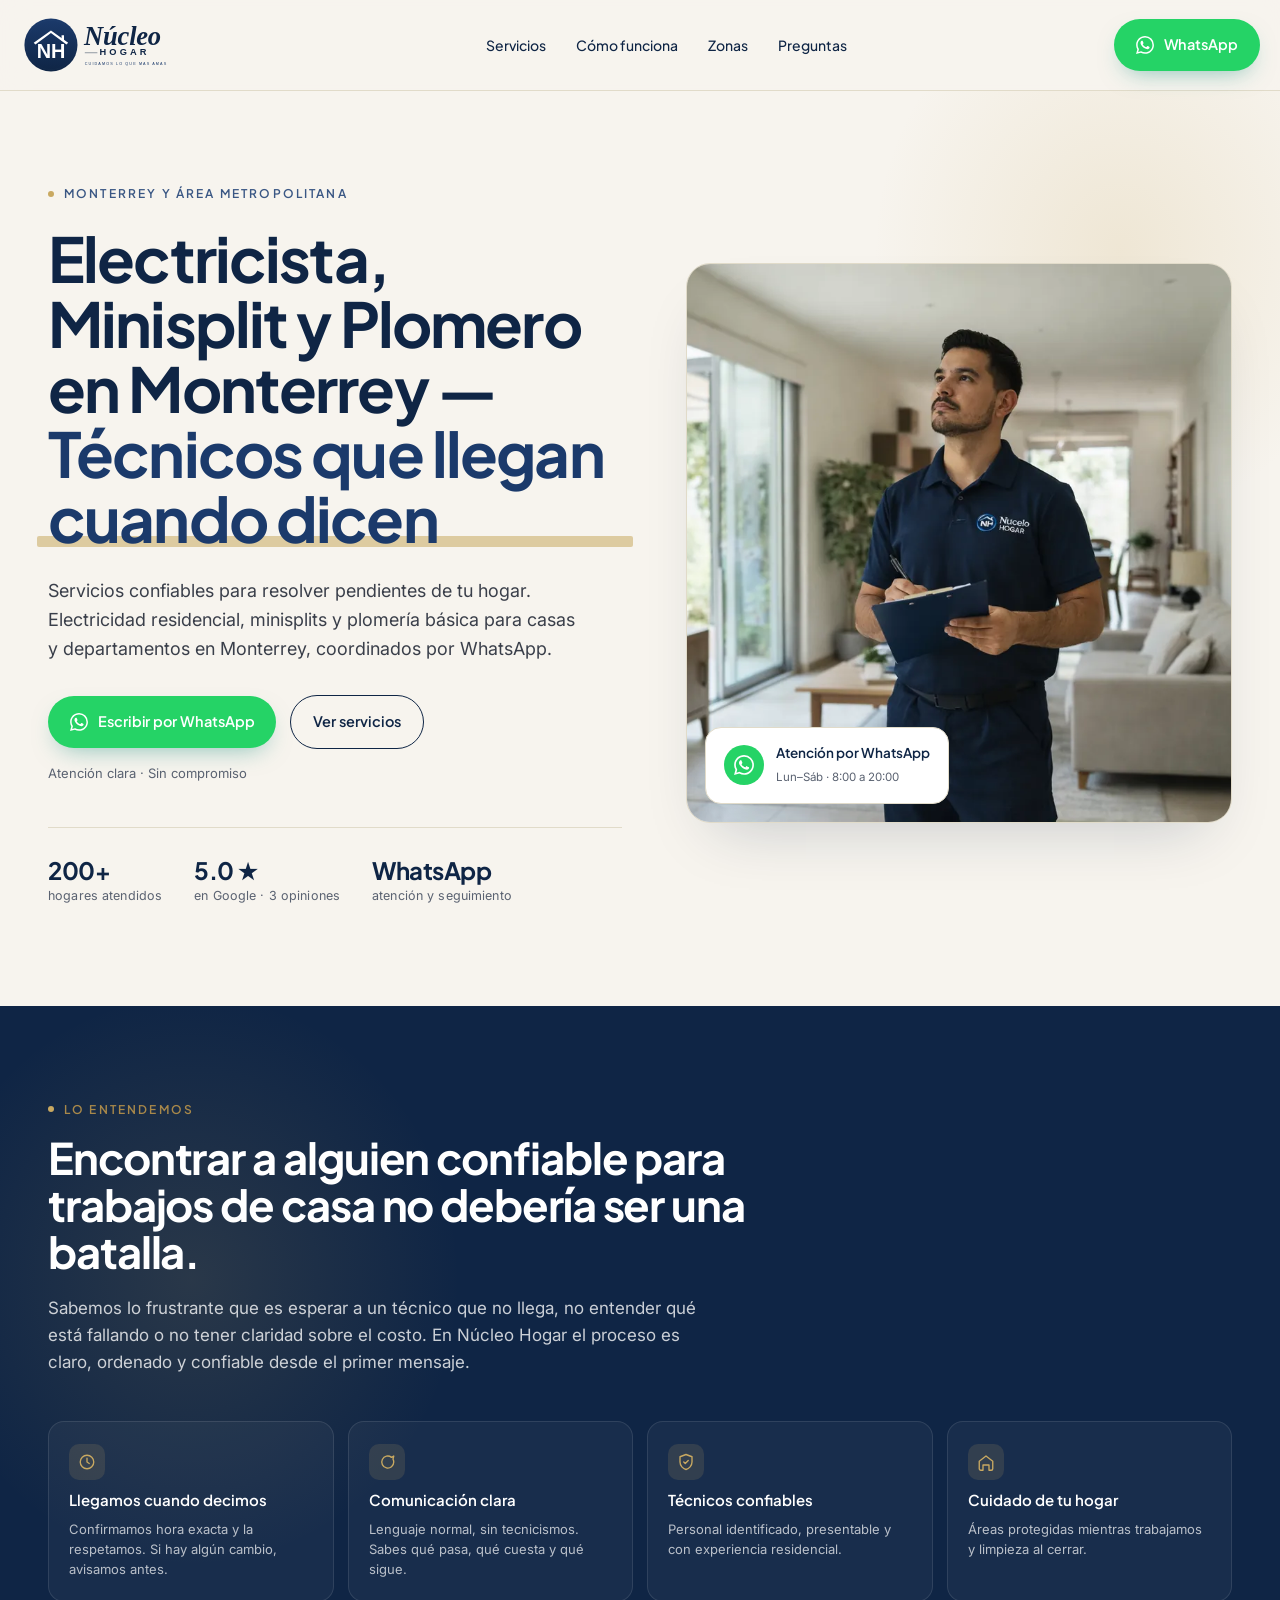
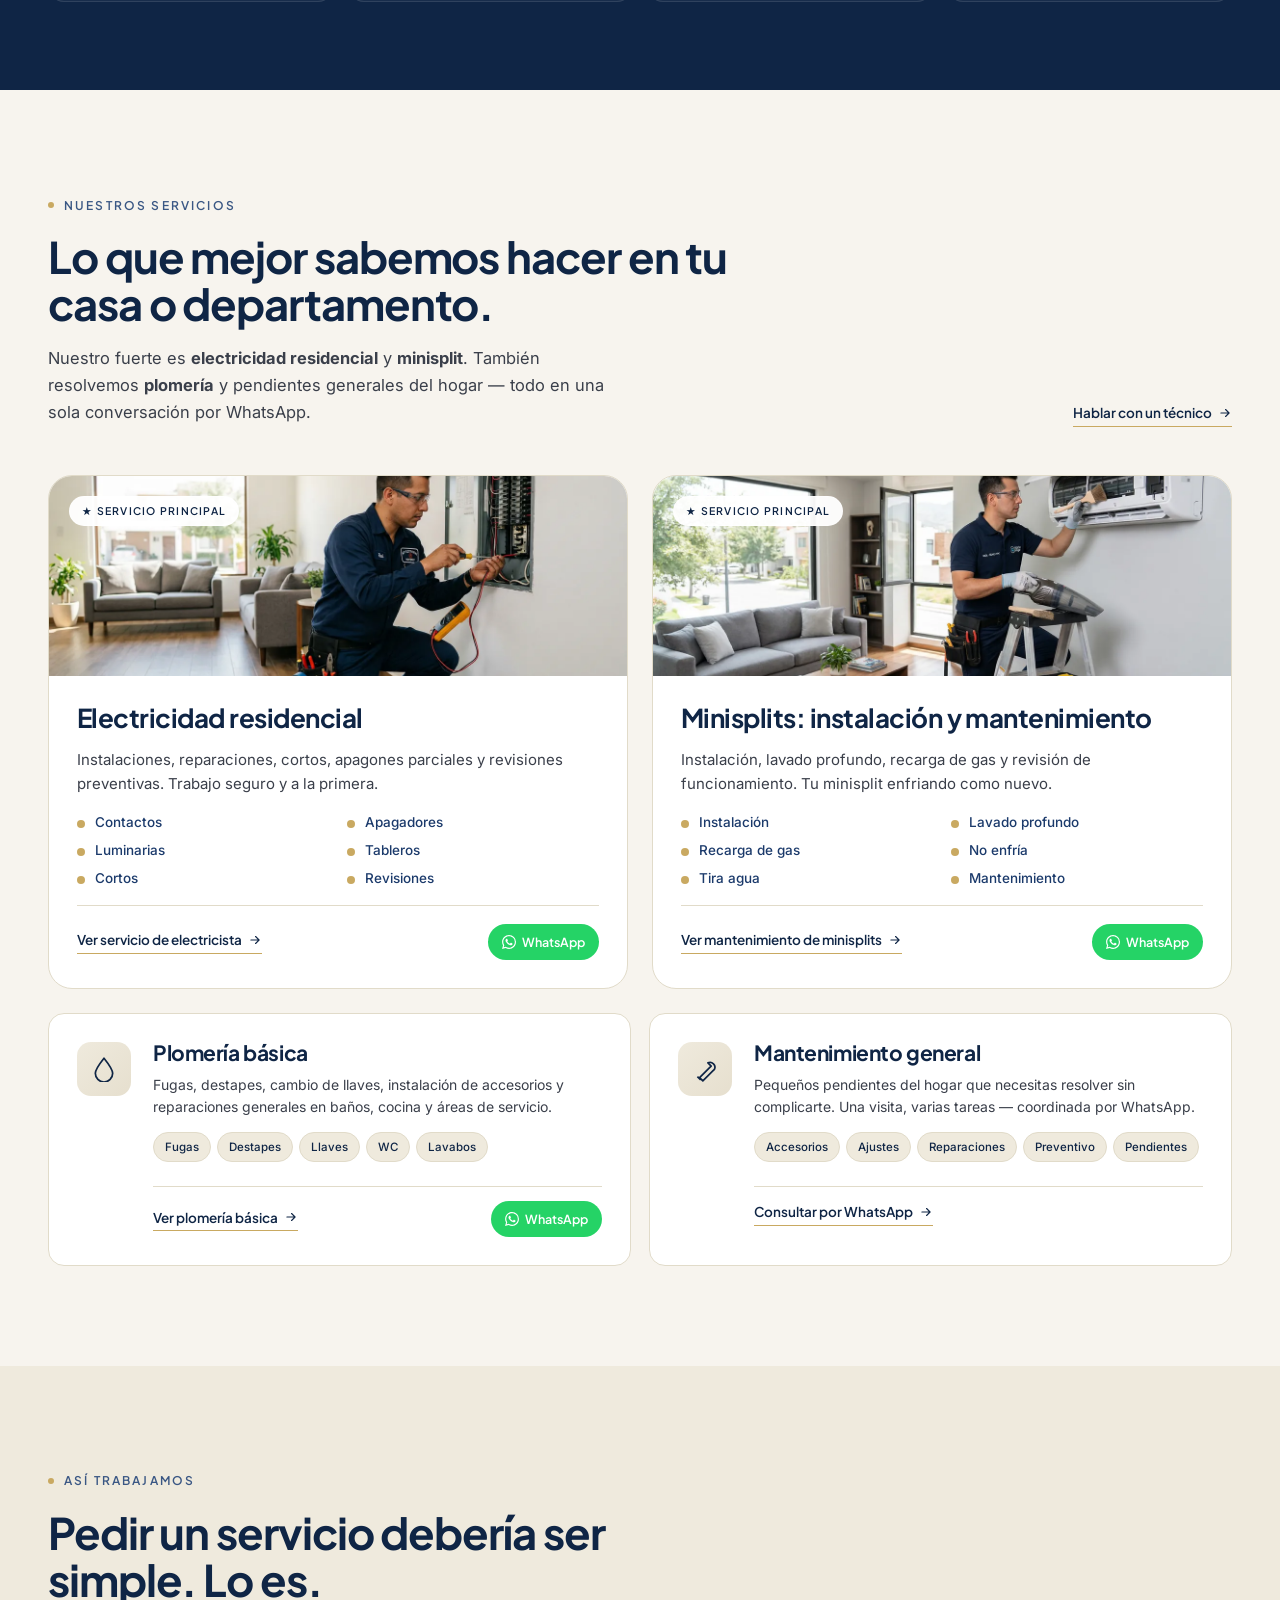
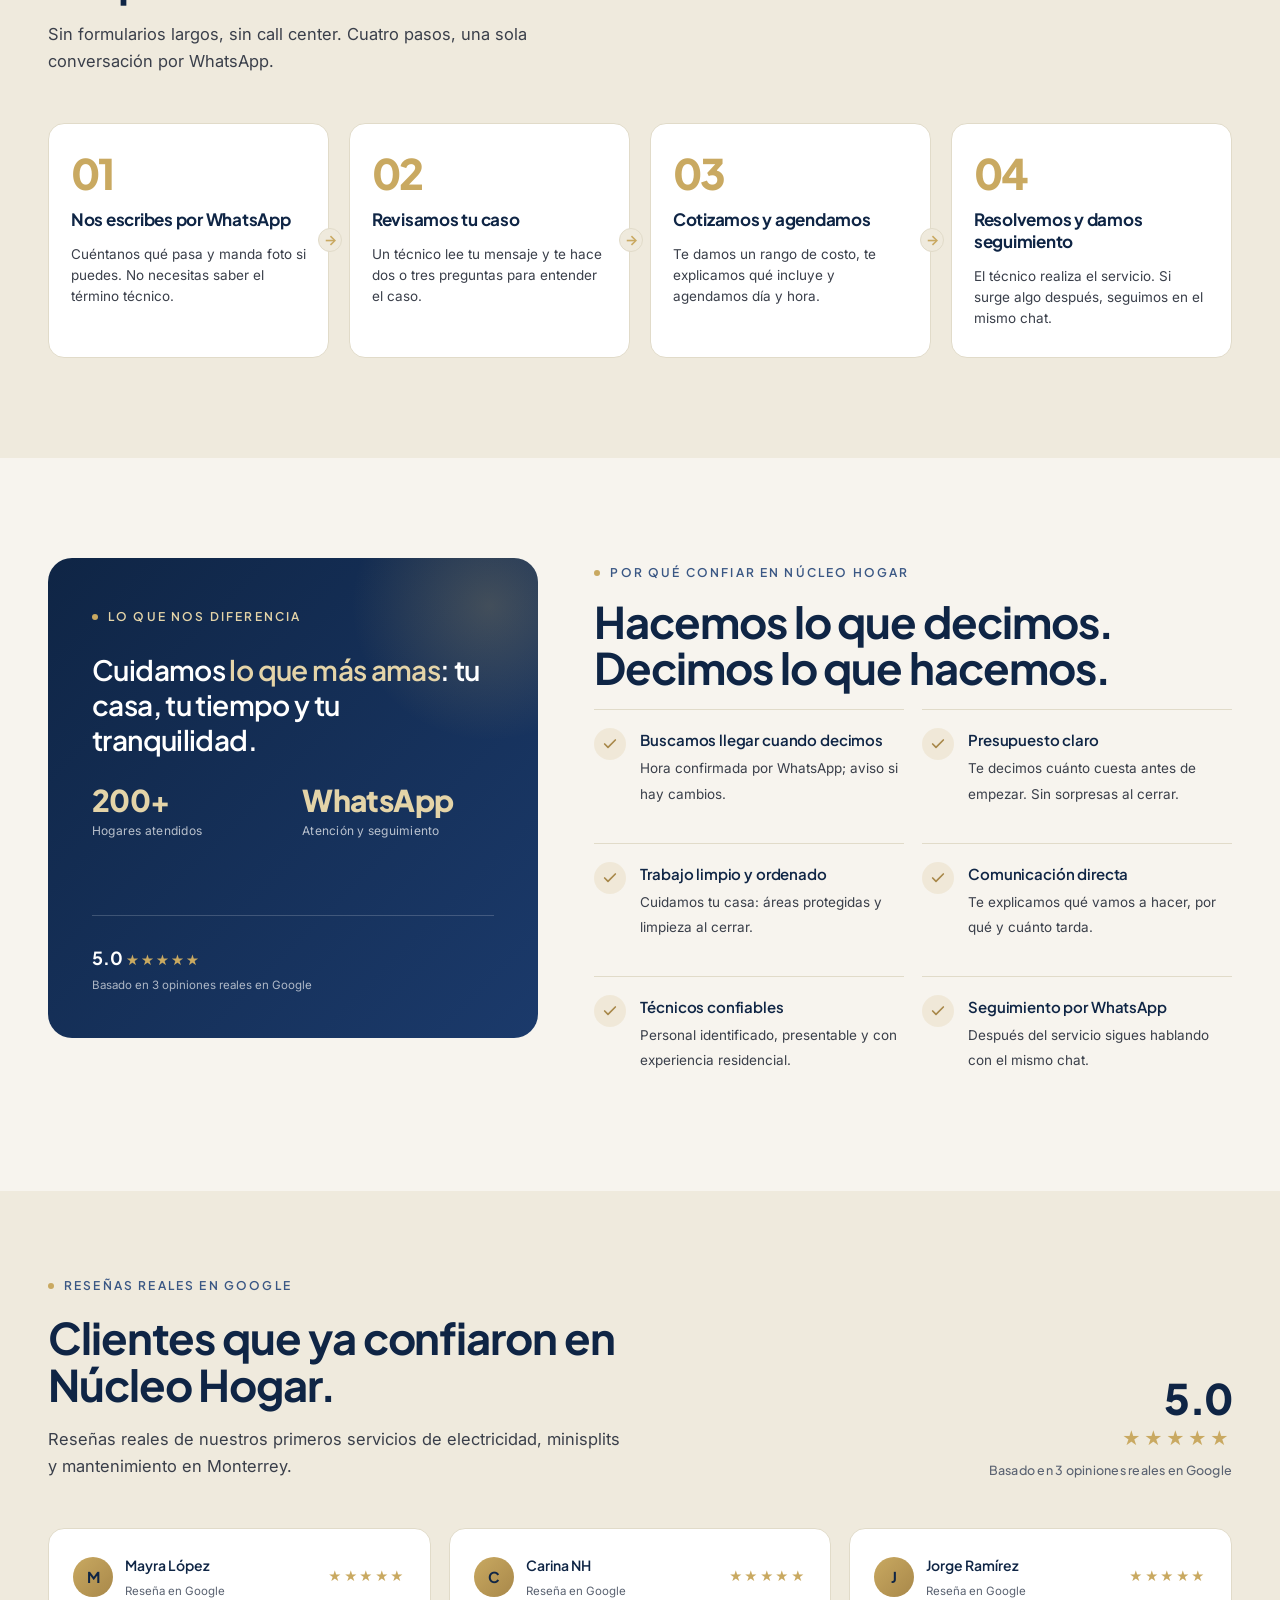
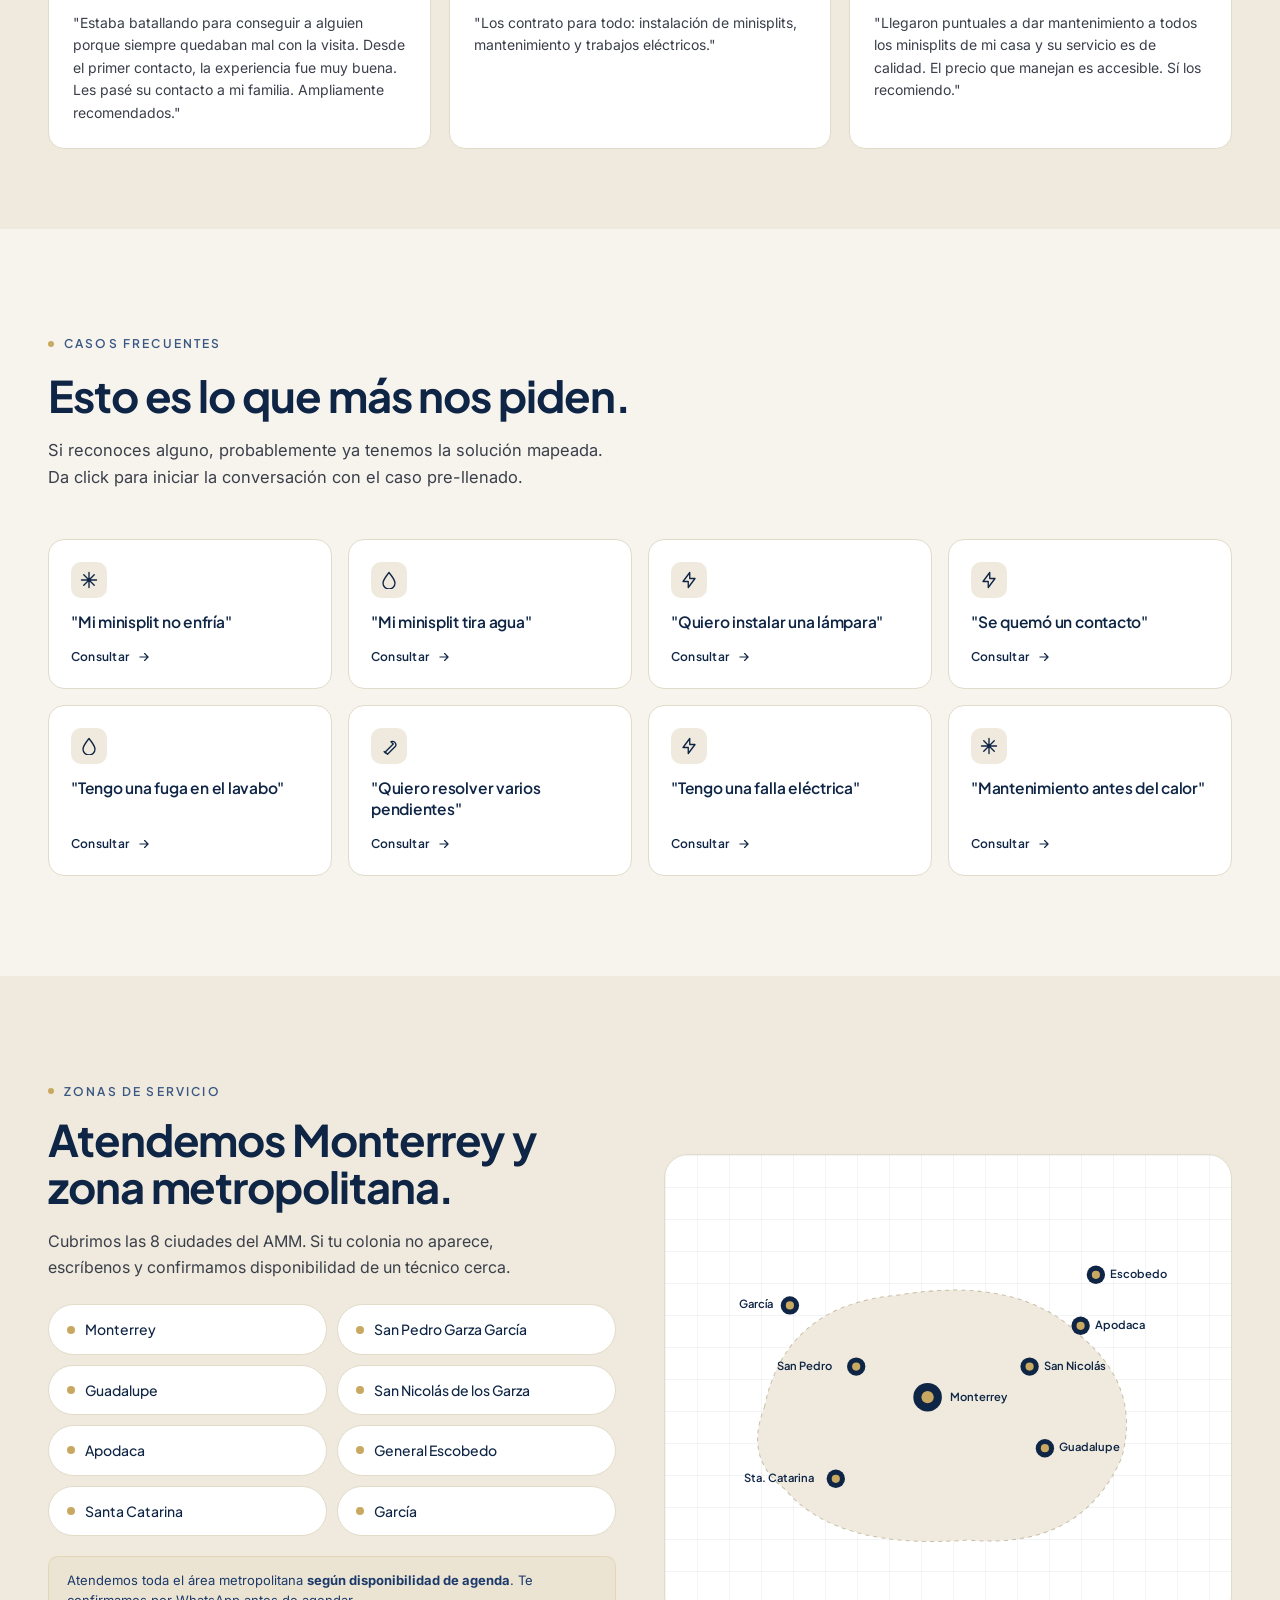
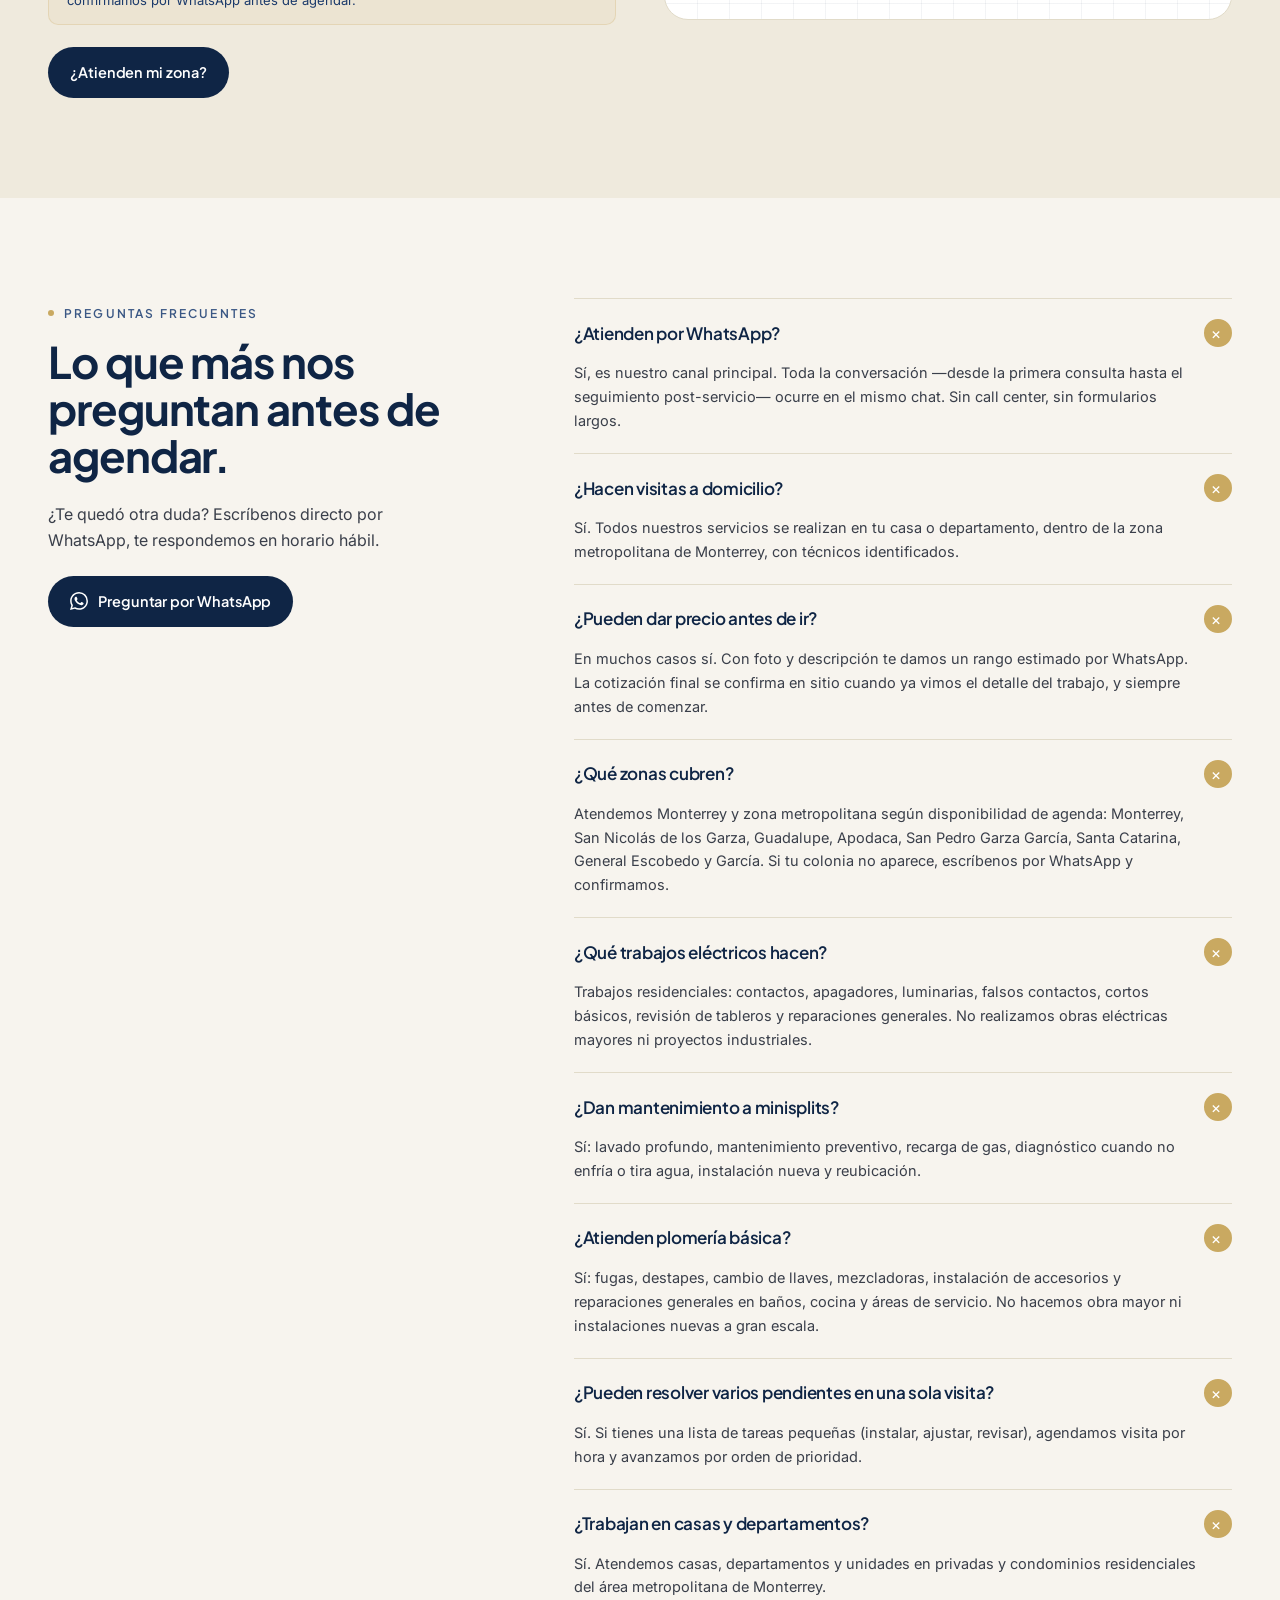
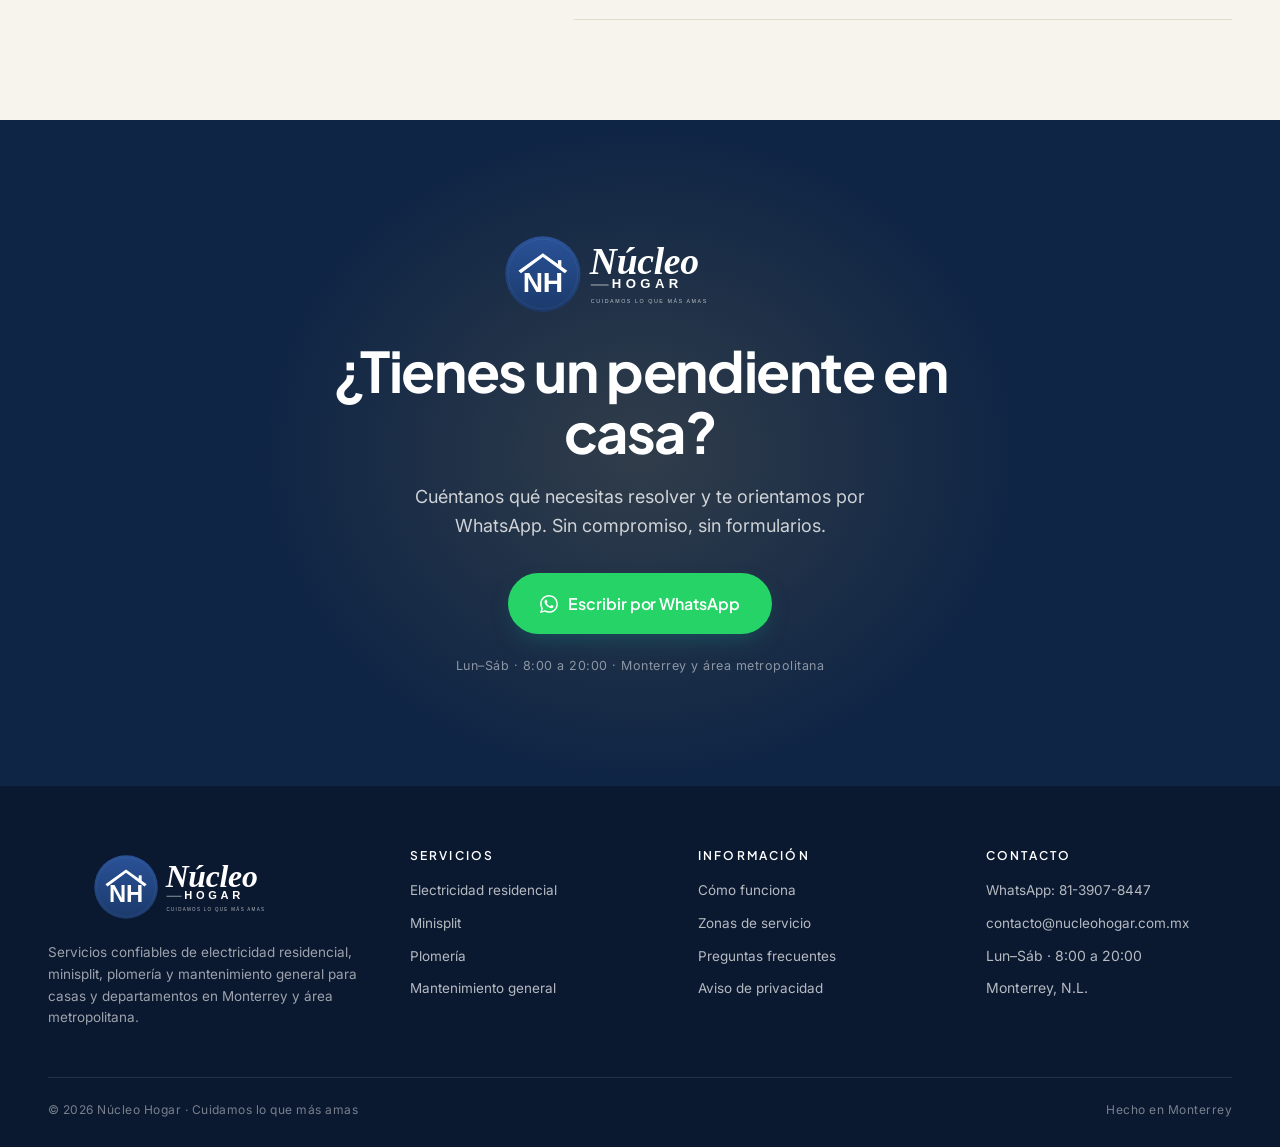
<file: index.html>
<!DOCTYPE html>
<html lang="es-MX">
<head>
  <!-- Google tag (gtag.js) -->
  <script async src="https://www.googletagmanager.com/gtag/js?id=G-WJDX79TCKH"></script>
  <script>
    window.dataLayer = window.dataLayer || [];
    function gtag(){dataLayer.push(arguments);}
    gtag('js', new Date());
    gtag('config', 'G-WJDX79TCKH');
  </script>
  <meta charset="UTF-8">
  <meta name="viewport" content="width=device-width, initial-scale=1.0">
  <title>Electricista, Minisplit y Plomero en Monterrey | Núcleo Hogar</title>
  <meta name="description" content="Servicios confiables de electricidad residencial, minisplits y plomería básica en Monterrey. Atención clara por WhatsApp y técnicos confiables para resolver pendientes del hogar.">
  <meta name="robots" content="index, follow, max-image-preview:large">
  <link rel="canonical" href="https://nucleohogar.com.mx/">
  <link rel="icon" href="/favicon.ico" sizes="any">
  <link rel="apple-touch-icon" href="/apple-touch-icon.png">
  <link rel="preload" as="image" href="/Hero.webp" fetchpriority="high">
  <!-- Open Graph -->
  <meta property="og:type" content="website">
  <meta property="og:title" content="Electricista, Minisplit y Plomero en Monterrey | Núcleo Hogar">
  <meta property="og:description" content="Servicios confiables de electricidad residencial, minisplits y plomería básica en Monterrey. Atención clara por WhatsApp y técnicos confiables para resolver pendientes del hogar.">
  <meta property="og:url" content="https://nucleohogar.com.mx/">
  <meta property="og:image" content="https://nucleohogar.com.mx/Hero.webp">
  <meta property="og:locale" content="es_MX">
  <meta property="og:site_name" content="Núcleo Hogar">
  <!-- Twitter Card -->
  <meta name="twitter:card" content="summary_large_image">
  <meta name="twitter:title" content="Electricista, Minisplit y Plomero en Monterrey | Núcleo Hogar">
  <meta name="twitter:description" content="Servicios confiables de electricidad residencial, minisplits y plomería básica en Monterrey. Atención clara por WhatsApp.">
  <meta name="twitter:image" content="https://nucleohogar.com.mx/Hero.webp">
  <link rel="preconnect" href="https://fonts.googleapis.com">
  <link rel="preconnect" href="https://fonts.gstatic.com" crossorigin>
  <link href="https://fonts.googleapis.com/css2?family=Plus+Jakarta+Sans:wght@500;600;700;800&family=Inter:wght@400;500;600&display=swap" rel="stylesheet">
  <style>
:root{
  --navy:#0F2545;--navy-2:#1B3A6B;--navy-3:#2A5298;--navy-soft:#3a5784;
  --gold:#C9A961;--gold-soft:#E4D4A8;--gold-deep:#a8884a;
  --ink:#0a1628;--body:#3a3f4a;--body-2:#5a6271;--muted:#8a8478;
  --paper:#F7F4EE;--paper-2:#EFEADD;--paper-3:#E6DFCE;
  --line:#e1dbc9;--line-2:#c8bfa9;
  --wa:#25D366;--wa-d:#128C7E;
  --display:'Plus Jakarta Sans',system-ui,sans-serif;
  --body-font:'Inter',system-ui,sans-serif;
  --r-sm:10px;--r:16px;--r-lg:24px;
}
*,*::before,*::after{box-sizing:border-box;margin:0;padding:0}
html{scroll-behavior:smooth}
body{font-family:var(--body-font);background:var(--paper);color:var(--body);-webkit-font-smoothing:antialiased;text-rendering:optimizeLegibility;font-size:16px;line-height:1.6}
img{max-width:100%;display:block}
a{color:inherit;text-decoration:none}
button{font-family:inherit}
.container{max-width:1240px;margin:0 auto;padding:0 28px}

h1,h2,h3,h4,h5{font-family:var(--display);color:var(--navy);margin:0;font-weight:700;letter-spacing:-0.022em;line-height:1.08}
h1{font-size:clamp(36px,5vw,62px);letter-spacing:-0.03em;line-height:1.05}
h2{font-size:clamp(28px,3.4vw,44px);letter-spacing:-0.025em;line-height:1.08}
h3{font-size:clamp(20px,2.2vw,26px);letter-spacing:-0.02em}
h4{font-size:18px;letter-spacing:-0.01em;font-weight:600}
p{margin:0}
.lead{font-size:18px;line-height:1.6;color:var(--body)}
.eyebrow{font-family:var(--display);font-weight:600;font-size:12px;letter-spacing:0.18em;text-transform:uppercase;color:var(--navy-soft);display:inline-flex;align-items:center}
.eyebrow .dot{display:inline-block;width:6px;height:6px;border-radius:50%;background:var(--gold);margin-right:10px;vertical-align:middle}
.eyebrow.gold{color:var(--gold-deep)}
.eyebrow.light{color:var(--gold-soft)}

.btn{display:inline-flex;align-items:center;gap:10px;padding:14px 22px;border-radius:999px;font-family:var(--display);font-weight:600;font-size:14.5px;letter-spacing:-0.005em;text-decoration:none;border:none;cursor:pointer;transition:transform .15s ease,box-shadow .2s ease,background .2s ease,color .2s ease}
.btn:hover{transform:translateY(-1px)}
.btn-wa{background:var(--wa);color:#fff;box-shadow:0 10px 24px -10px rgba(18,140,126,0.5)}
.btn-wa:hover{background:var(--wa-d);box-shadow:0 14px 28px -12px rgba(18,140,126,0.65)}
.btn-navy{background:var(--navy);color:#fff}
.btn-navy:hover{background:var(--navy-2)}
.btn-ghost{background:transparent;color:var(--navy);border:1.5px solid var(--navy)}
.btn-ghost:hover{background:var(--navy);color:#fff}
.btn-link{font-family:var(--display);color:var(--navy);text-decoration:none;font-weight:600;font-size:13.5px;border-bottom:1.5px solid var(--gold);padding-bottom:2px;display:inline-flex;align-items:center;gap:6px}
.btn-link:hover{color:var(--navy-2);border-color:var(--navy-2)}
.btn .ico-wa,.btn-link .ico-arrow{width:18px;height:18px;fill:currentColor}
.btn-link .ico-arrow{stroke:currentColor;fill:none;stroke-width:2;width:14px;height:14px}

/* HEADER */
header.nav{position:sticky;top:0;z-index:50;background:rgba(247,244,238,0.92);backdrop-filter:saturate(140%) blur(14px);-webkit-backdrop-filter:saturate(140%) blur(14px);border-bottom:1px solid var(--line)}
.nav-inner{display:flex;align-items:center;justify-content:space-between;padding:14px 0;gap:24px}
.brand{display:flex;align-items:center;text-decoration:none}
.brand img.brand-logo{height:62px;width:auto;display:block}
nav.links{display:flex;gap:30px;align-items:center}
nav.links a{color:var(--navy);text-decoration:none;font-size:14px;font-weight:500;font-family:var(--display);position:relative}
nav.links a:hover{color:var(--navy-2)}
nav.links a:after{content:"";position:absolute;left:0;right:0;bottom:-6px;height:2px;background:var(--gold);transform:scaleX(0);transform-origin:left;transition:transform .25s ease}
nav.links a:hover:after{transform:scaleX(1)}
.menu-toggle{display:none;background:none;border:none;cursor:pointer;padding:.5rem;color:var(--navy)}

/* HERO */
section.hero{padding:88px 0 100px;position:relative;overflow:hidden}
.hero::before{content:"";position:absolute;right:-15%;top:-25%;width:55%;height:85%;background:radial-gradient(closest-side,rgba(201,169,97,0.18),transparent 70%);pointer-events:none}
.hero-grid{display:grid;grid-template-columns:1.05fr 1fr;gap:64px;align-items:center}
.hero .eyebrow{margin-bottom:22px}
.hero h1 em{font-style:normal;color:var(--navy-2);position:relative;display:inline-block}
.hero h1 em::after{content:"";position:absolute;left:-2%;right:-2%;bottom:0.06em;height:0.18em;background:var(--gold);opacity:0.55;z-index:-1;border-radius:2px}
.hero .lead{margin:26px 0 32px;max-width:540px;color:var(--body)}
.hero .ctas{display:flex;gap:14px;flex-wrap:wrap;align-items:center}
.hero .btn-microcopy{font-size:13px;color:var(--body-2);margin-top:14px}
.hero .trust-row{display:flex;gap:32px;margin-top:44px;padding-top:30px;border-top:1px solid var(--line);max-width:580px;flex-wrap:wrap}
.hero .trust-row .t{display:flex;flex-direction:column;gap:4px}
.hero .trust-row .t b{font-family:var(--display);font-weight:700;color:var(--navy);font-size:24px;line-height:1;letter-spacing:-0.02em}
.hero .trust-row .t span{font-size:12.5px;color:var(--body-2);letter-spacing:0.01em}
.hero-visual{position:relative;height:560px;border-radius:var(--r-lg);overflow:hidden;border:1px solid var(--line);box-shadow:0 30px 60px -28px rgba(15,37,69,0.22)}
.hero-visual img{width:100%;height:100%;object-fit:cover}
.hero-visual .badge{position:absolute;left:18px;bottom:18px;background:#fff;border-radius:var(--r);padding:14px 18px;box-shadow:0 26px 50px -22px rgba(15,37,69,0.28);display:flex;align-items:center;gap:12px;border:1px solid var(--line);max-width:78%}
.hero-visual .badge .wa-ico{width:40px;height:40px;border-radius:50%;background:var(--wa);display:flex;align-items:center;justify-content:center;flex-shrink:0}
.hero-visual .badge .wa-ico svg{width:20px;height:20px;fill:#fff}
.hero-visual .badge b{font-size:13.5px;color:var(--navy);display:block;font-weight:600;font-family:var(--display)}
.hero-visual .badge span{font-size:11.5px;color:var(--body-2)}

/* PAIN */
section.pain{background:var(--navy);color:#e9eef7;padding:88px 0;position:relative;overflow:hidden}
section.pain::before{content:"";position:absolute;left:-15%;top:-20%;width:60%;height:120%;background:radial-gradient(closest-side,rgba(201,169,97,0.14),transparent 70%);pointer-events:none}
.pain-head{max-width:760px;position:relative;margin-bottom:44px}
section.pain h2{color:#fff;margin-top:14px}
section.pain .lead{color:rgba(255,255,255,0.78);margin-top:20px;font-size:17px;max-width:680px}
.pain-bullets{display:grid;grid-template-columns:repeat(4,1fr);gap:14px;position:relative}
.pain-bullet{background:rgba(255,255,255,0.04);border:1px solid rgba(255,255,255,0.1);border-radius:var(--r);padding:22px 20px;display:flex;flex-direction:column;gap:10px;transition:background .25s ease,border-color .25s ease,transform .2s ease}
.pain-bullet:hover{background:rgba(255,255,255,0.06);border-color:rgba(201,169,97,0.4);transform:translateY(-2px)}
.pain-bullet .ico{width:36px;height:36px;border-radius:10px;background:rgba(201,169,97,0.14);color:var(--gold);display:flex;align-items:center;justify-content:center}
.pain-bullet .ico svg{width:18px;height:18px;stroke:currentColor;fill:none;stroke-width:1.8}
.pain-bullet b{font-family:var(--display);color:#fff;font-size:15px;font-weight:600;line-height:1.3}
.pain-bullet span{font-size:13px;color:rgba(255,255,255,0.7);line-height:1.55}

/* SERVICES */
section.services{padding:100px 0;background:var(--paper)}
.section-head{display:flex;justify-content:space-between;align-items:end;gap:40px;margin-bottom:48px;flex-wrap:wrap}
.section-head .left{max-width:680px}
.section-head .left .eyebrow{margin-bottom:18px}
.section-head .left p{margin-top:18px;font-size:16.5px;color:var(--body);max-width:580px;line-height:1.65}
.svc-featured{display:grid;grid-template-columns:1fr 1fr;gap:24px;margin-bottom:24px}
.svc-feat{background:#fff;border:1px solid var(--line);border-radius:var(--r-lg);overflow:hidden;display:flex;flex-direction:column;transition:transform .25s ease,box-shadow .3s ease,border-color .25s ease;position:relative;color:inherit}
.svc-feat:hover{transform:translateY(-4px);box-shadow:0 36px 60px -32px rgba(15,37,69,0.22);border-color:var(--line-2)}
.svc-feat .visual-link{display:block;text-decoration:none;color:inherit}
.svc-feat .visual{height:200px;position:relative;overflow:hidden;background:#0F2545}
.svc-feat .visual img{width:100%;height:100%;object-fit:cover}
.svc-feat .visual .tag{position:absolute;left:20px;top:20px;background:rgba(255,255,255,0.95);color:var(--navy);font-family:var(--display);font-size:10.5px;padding:6px 12px;border-radius:999px;letter-spacing:0.12em;text-transform:uppercase;border:1px solid rgba(255,255,255,0.4);font-weight:600;z-index:2}
.svc-feat .body{padding:28px;display:flex;flex-direction:column;gap:16px;flex:1}
.svc-feat h3{margin:0}
.svc-feat .desc{font-size:15px;color:var(--body);line-height:1.6}
.svc-feat ul{margin:0;padding:0;list-style:none;display:grid;grid-template-columns:1fr 1fr;gap:8px 18px}
.svc-feat ul li{font-size:13.5px;color:var(--navy-2);padding-left:18px;position:relative;line-height:1.5;font-weight:500}
.svc-feat ul li::before{content:"";position:absolute;left:0;top:8px;width:8px;height:8px;background:var(--gold);border-radius:50%}
.svc-feat .cta-row{margin-top:auto;padding-top:18px;border-top:1px solid var(--line);display:flex;justify-content:space-between;align-items:center;gap:14px;flex-wrap:wrap}
.btn-wa-mini{display:inline-flex;align-items:center;gap:6px;background:var(--wa);color:#fff;font-family:var(--display);font-weight:600;font-size:12.5px;padding:8px 14px;border-radius:999px;text-decoration:none;transition:background .2s ease,transform .15s ease;white-space:nowrap}
.btn-wa-mini:hover{background:var(--wa-d);transform:translateY(-1px)}
.btn-wa-mini svg{width:14px;height:14px;fill:currentColor}
.svc-secondary{display:grid;grid-template-columns:1fr 1fr;gap:18px}
.svc-sec{background:#fff;border:1px solid var(--line);border-radius:var(--r);padding:28px;display:flex;gap:22px;align-items:start;transition:transform .2s ease,border-color .2s ease;color:inherit}
.svc-sec:hover{border-color:var(--line-2);transform:translateY(-2px)}
.svc-sec .ico-sm{width:54px;height:54px;border-radius:14px;background:linear-gradient(135deg,var(--paper-2),var(--paper-3));color:var(--navy);flex-shrink:0;display:flex;align-items:center;justify-content:center}
.svc-sec .ico-sm svg{width:26px;height:26px;stroke:currentColor;fill:none;stroke-width:1.6}
.svc-sec .content{flex:1;display:flex;flex-direction:column;gap:10px}
.svc-sec h3{font-size:21px}
.svc-sec .desc{font-size:14px;color:var(--body);line-height:1.55}
.svc-sec .row{display:flex;flex-wrap:wrap;gap:6px;margin-top:4px}
.svc-sec .chip{background:var(--paper-2);border:1px solid var(--line);padding:5px 11px;border-radius:999px;font-size:11.5px;color:var(--navy);font-weight:500}
.svc-sec .cta-bottom{margin-top:14px;padding-top:14px;border-top:1px solid var(--line);display:flex;justify-content:space-between;align-items:center;gap:14px;flex-wrap:wrap}

/* HOW */
section.how{padding:100px 0;background:var(--paper-2);position:relative;overflow:hidden}
.how-grid{display:grid;grid-template-columns:repeat(4,1fr);gap:20px;margin-top:44px;position:relative}
.step{background:#fff;border:1px solid var(--line);border-radius:var(--r);padding:28px 22px;display:flex;flex-direction:column;gap:14px;position:relative}
.step .num{font-family:var(--display);font-weight:800;font-size:42px;color:var(--gold);line-height:1;letter-spacing:-0.04em}
.step h4{color:var(--navy);font-size:17px;font-weight:700;line-height:1.3;letter-spacing:-0.015em}
.step p{font-size:13.5px;color:var(--body);line-height:1.55}
.step .arrow{position:absolute;right:-14px;top:50%;transform:translateY(-50%);color:var(--gold);font-size:14px;font-weight:bold;z-index:2;background:var(--paper-2);width:24px;height:24px;border-radius:50%;display:flex;align-items:center;justify-content:center;border:1px solid var(--line)}
.step:last-child .arrow{display:none}

/* WHY + TESTIMONIOS */
section.why{padding:100px 0;background:var(--paper)}
.why-grid{display:grid;grid-template-columns:1fr 1.3fr;gap:56px;align-items:start}
.why-visual{background:linear-gradient(135deg,var(--navy),var(--navy-2));border-radius:var(--r-lg);padding:44px;color:#fff;position:relative;overflow:hidden;min-height:480px;display:flex;flex-direction:column;justify-content:space-between}
.why-visual::before{content:"";position:absolute;right:-30%;top:-30%;width:80%;height:80%;background:radial-gradient(closest-side,rgba(201,169,97,0.25),transparent 70%)}
.why-visual .quote-big{font-family:var(--display);font-weight:600;font-size:28px;line-height:1.25;color:#fff;position:relative;letter-spacing:-0.022em;margin-top:24px}
.why-visual .quote-big .gold{color:var(--gold-soft)}
.why-stats{display:flex;gap:18px;margin-top:28px;position:relative;flex-wrap:wrap}
.why-stats .stat{flex:1;min-width:120px}
.why-stats .stat b{display:block;font-family:var(--display);font-weight:800;font-size:30px;color:var(--gold-soft);line-height:1;letter-spacing:-0.02em}
.why-stats .stat span{display:block;font-size:12px;color:rgba(255,255,255,0.7);margin-top:6px;letter-spacing:0.02em}
.why-visual .quote-attrib{margin-top:auto;padding-top:28px;border-top:1px solid rgba(255,255,255,0.18);display:flex;align-items:center;gap:12px;position:relative}
.why-visual .quote-attrib .score{display:flex;flex-direction:column}
.why-visual .quote-attrib .score b{font-size:18px;color:#fff;font-family:var(--display);font-weight:700}
.why-visual .quote-attrib .stars{color:var(--gold);letter-spacing:2px;font-size:14px}
.why-visual .quote-attrib .small{font-size:11.5px;color:rgba(255,255,255,0.65);margin-top:3px}
.why-points{display:grid;grid-template-columns:1fr 1fr;gap:18px;margin-top:18px}
.why-point{display:flex;gap:14px;align-items:start;padding:18px 0;border-top:1px solid var(--line)}
.why-point .check{width:32px;height:32px;border-radius:50%;background:rgba(201,169,97,0.15);color:var(--gold-deep);display:flex;align-items:center;justify-content:center;flex-shrink:0}
.why-point .check svg{width:16px;height:16px;stroke:currentColor;fill:none;stroke-width:2.5}
.why-point b{font-family:var(--display);font-size:15px;color:var(--navy);display:block;font-weight:600;margin-bottom:3px;letter-spacing:-0.01em}
.why-point span{font-size:13.5px;color:var(--body);line-height:1.55}

/* TESTIMONIOS */
section.testimonios{padding:80px 0;background:var(--paper-2)}
.testi-score{display:flex;flex-direction:column;align-items:flex-end;gap:6px;text-align:right}
.testi-score .score-num{font-family:var(--display);font-weight:800;font-size:42px;color:var(--navy);line-height:1;letter-spacing:-0.03em}
.testi-score .testi-stars{color:var(--gold);letter-spacing:3px;font-size:18px}
.testi-score .score-label{font-size:12.5px;color:var(--body-2);font-family:var(--display);font-weight:500;letter-spacing:0.02em}
.testi-grid{display:grid;grid-template-columns:repeat(3,1fr);gap:18px;margin-top:36px}
.testi-grid-3{grid-template-columns:repeat(3,1fr)}
.testi{background:#fff;border:1px solid var(--line);border-radius:var(--r);padding:24px;display:flex;flex-direction:column;gap:12px}
.testi-head{display:flex;justify-content:space-between;align-items:center;gap:12px}
.testi-author{display:flex;align-items:center;gap:12px}
.testi-avatar{width:40px;height:40px;border-radius:50%;background:linear-gradient(135deg,var(--gold),var(--gold-deep));color:var(--navy);font-family:var(--display);font-weight:700;display:flex;align-items:center;justify-content:center;font-size:15px}
.testi-name{font-family:var(--display);font-weight:600;color:var(--navy);font-size:14px;line-height:1}
.testi-zone{font-size:11.5px;color:var(--body-2);margin-top:3px;display:block}
.testi-stars{color:var(--gold);letter-spacing:1.5px;font-size:13px}
.testi-text{font-size:14px;color:var(--body);line-height:1.6}
.testi-time{font-size:11px;color:var(--muted);font-family:var(--display);letter-spacing:0.04em}

/* CASES */
section.cases{padding:100px 0;background:var(--paper)}
.case-grid{display:grid;grid-template-columns:repeat(4,1fr);gap:16px;margin-top:36px}
.case-card{background:#fff;border:1px solid var(--line);border-radius:var(--r);padding:22px;display:flex;flex-direction:column;gap:14px;transition:border-color .2s ease,transform .2s ease,box-shadow .2s ease;text-decoration:none;color:inherit}
.case-card:hover{border-color:var(--gold);transform:translateY(-2px);box-shadow:0 18px 32px -20px rgba(15,37,69,0.16)}
.case-card .ico-mini{width:36px;height:36px;border-radius:10px;background:var(--paper-2);color:var(--navy);display:flex;align-items:center;justify-content:center}
.case-card .ico-mini svg{width:18px;height:18px;stroke:currentColor;fill:none;stroke-width:1.8}
.case-card .q{font-family:var(--display);font-weight:600;font-size:15.5px;color:var(--navy);line-height:1.35;letter-spacing:-0.015em}
.case-card .arrow{margin-top:auto;display:flex;align-items:center;gap:8px;font-size:12px;color:var(--navy);font-weight:600;letter-spacing:0.02em;font-family:var(--display)}
.case-card .arrow svg{width:14px;height:14px;stroke:currentColor;fill:none;stroke-width:2}

/* ZONES */
section.zones{padding:100px 0;background:var(--paper-2)}
.zones-grid{display:grid;grid-template-columns:1fr 1fr;gap:48px;align-items:center}
.zones-list{display:grid;grid-template-columns:1fr 1fr;gap:10px;margin-top:24px}
.zone-chip{background:#fff;border:1px solid var(--line);border-radius:999px;padding:13px 18px;display:flex;align-items:center;gap:10px;font-size:14px;color:var(--navy);font-weight:500;font-family:var(--display)}
.zone-chip .pin{width:8px;height:8px;border-radius:50%;background:var(--gold)}
.zones-disclaimer{margin-top:20px;padding:14px 18px;background:rgba(201,169,97,0.08);border:1px solid rgba(201,169,97,0.25);border-radius:var(--r-sm);font-size:13px;color:var(--navy-2);line-height:1.5}
.map-art{background:#fff;border:1px solid var(--line);border-radius:var(--r-lg);padding:28px;position:relative;overflow:hidden;min-height:380px}
.map-art .grid-bg{position:absolute;inset:0;background-image:linear-gradient(rgba(15,37,69,0.05) 1px,transparent 1px),linear-gradient(90deg,rgba(15,37,69,0.05) 1px,transparent 1px);background-size:32px 32px}
.map-art svg{position:relative;width:100%;height:100%;display:block}

/* FAQ */
section.faq{padding:100px 0;background:var(--paper)}
.faq-grid{display:grid;grid-template-columns:1fr 1.4fr;gap:56px}
details.faq-item{border-top:1px solid var(--line);padding:20px 0}
details.faq-item:last-child{border-bottom:1px solid var(--line)}
details.faq-item summary{list-style:none;display:flex;justify-content:space-between;align-items:center;gap:24px;font-family:var(--display);font-weight:600;font-size:17px;color:var(--navy);line-height:1.35;letter-spacing:-0.015em;cursor:pointer}
details.faq-item summary::-webkit-details-marker{display:none}
details.faq-item summary .plus{width:28px;height:28px;border-radius:50%;background:var(--paper-2);color:var(--navy);display:flex;align-items:center;justify-content:center;font-size:18px;flex-shrink:0;transition:transform .25s ease,background .2s ease;font-weight:400}
details.faq-item[open] summary .plus{transform:rotate(45deg);background:var(--gold);color:#fff}
details.faq-item p{margin:14px 0 0;font-size:14.5px;color:var(--body);line-height:1.65;padding-right:32px}

/* FINAL CTA */
section.final-cta{padding:110px 0;background:var(--navy);color:#fff;text-align:center;position:relative;overflow:hidden}
section.final-cta::before{content:"";position:absolute;left:50%;top:50%;transform:translate(-50%,-50%);width:85%;height:140%;background:radial-gradient(closest-side,rgba(201,169,97,0.18),transparent 70%)}
.final-cta-inner{position:relative;max-width:780px;margin:0 auto;padding:0 24px}
.final-cta-logo{height:88px;width:auto;margin:0 auto 22px}
.final-cta h2{color:#fff;font-size:clamp(34px,4.5vw,56px)}
.final-cta p{font-size:18px;color:rgba(255,255,255,0.78);margin:22px auto 32px;max-width:520px;line-height:1.6}
.final-cta .btn-wa{font-size:16px;padding:18px 32px}
.final-cta .small{margin-top:22px;font-size:12.5px;color:rgba(255,255,255,0.5);letter-spacing:0.04em}

/* FOOTER */
footer.site{padding:64px 0 28px;background:#0a1830;color:rgba(255,255,255,0.7);font-size:14px}
.footer-grid{display:grid;grid-template-columns:1.3fr 1fr 1fr 1fr;gap:42px}
.footer-brand{display:flex;flex-direction:column;gap:18px;max-width:340px}
.footer-brand img.footer-logo{height:74px;width:auto;display:block}
.footer-brand p{margin:0;color:rgba(255,255,255,0.6);font-size:13.5px;line-height:1.6}
footer.site h5{font-family:var(--display);color:#fff;font-size:12px;letter-spacing:0.18em;text-transform:uppercase;margin:0 0 16px;font-weight:600}
footer.site ul{list-style:none;padding:0;margin:0;display:flex;flex-direction:column;gap:10px}
footer.site ul li a{color:rgba(255,255,255,0.7);text-decoration:none;font-size:13.5px}
footer.site ul li a:hover{color:var(--gold-soft)}
.footer-bottom{margin-top:48px;padding-top:22px;border-top:1px solid rgba(255,255,255,0.1);display:flex;justify-content:space-between;gap:24px;flex-wrap:wrap;font-size:12px;color:rgba(255,255,255,0.45);letter-spacing:0.04em}

/* FLOATING WA */
.wa-float{position:fixed;right:24px;bottom:24px;z-index:80;background:var(--wa);color:#fff;border-radius:999px;padding:14px 22px 14px 16px;display:flex;align-items:center;gap:12px;box-shadow:0 14px 28px -12px rgba(18,140,126,0.55);text-decoration:none;font-weight:600;font-size:14px;font-family:var(--display);transition:opacity .3s,transform .2s ease,box-shadow .2s ease}
.wa-float:hover{transform:translateY(-2px);box-shadow:0 22px 36px -14px rgba(18,140,126,0.7)}
.wa-float svg{width:24px;height:24px;fill:#fff}
.wa-float.hidden{opacity:0;pointer-events:none}

/* RESPONSIVE */
@media (max-width:1100px){
  .pain-bullets{grid-template-columns:repeat(2,1fr)}
  .case-grid{grid-template-columns:repeat(2,1fr)}
  .testi-grid{grid-template-columns:repeat(2,1fr)}
}
@media (max-width:1024px){
  .hero-grid{grid-template-columns:1fr;gap:44px}
  .hero-visual{height:380px}
  .why-grid,.zones-grid,.faq-grid{grid-template-columns:1fr;gap:36px}
  .svc-featured,.svc-secondary{grid-template-columns:1fr}
  .how-grid{grid-template-columns:repeat(2,1fr)}
  .step .arrow{display:none}
  .footer-grid{grid-template-columns:1fr 1fr;gap:32px}
}
@media (max-width:767px){
  .container{padding:0 20px}
  nav.links{display:none;position:absolute;top:100%;left:0;right:0;background:var(--paper);flex-direction:column;padding:18px 20px 22px;gap:0;border-top:1px solid var(--line);box-shadow:0 12px 28px rgba(15,37,69,0.12)}
  nav.links.open{display:flex}
  nav.links a{padding:14px 0;border-bottom:1px solid var(--line);width:100%;font-size:15px}
  nav.links a:last-of-type{border-bottom:none}
  nav.links a:after{display:none}
  .menu-toggle{display:block}
  .nav-cta-desktop{display:none}
  .hero{padding:48px 0 64px}
  .hero h1 br{display:none}
  .pain-bullets{grid-template-columns:1fr}
  .how-grid{grid-template-columns:1fr}
  .why-points{grid-template-columns:1fr}
  .zones-list{grid-template-columns:1fr}
  .case-grid{grid-template-columns:1fr}
  .testi-grid{grid-template-columns:1fr}
  .footer-grid{grid-template-columns:1fr}
  section.pain,section.services,section.how,section.why,section.zones,section.cases,section.faq,section.testimonios{padding:64px 0}
  section.final-cta{padding:72px 0}
  .wa-float span{display:none}
  .wa-float{padding:14px;border-radius:50%}
  .svc-feat .body{padding:22px}
  .svc-feat ul{grid-template-columns:1fr}
  .svc-sec{flex-direction:column;padding:22px}
  .hero-visual .badge{padding:12px 14px;max-width:88%}
  .brand img.brand-logo{height:50px}
  .footer-brand img.footer-logo{height:64px}
}
  </style>
</head>
<body>

<!-- SHARED SVG ICONS -->
<svg width="0" height="0" style="position:absolute" aria-hidden="true">
  <defs>
    <symbol id="ico-wa" viewBox="0 0 24 24"><path d="M17.472 14.382c-.297-.149-1.758-.867-2.03-.967-.273-.099-.471-.148-.67.15-.197.297-.767.966-.94 1.164-.173.199-.347.223-.644.075-.297-.15-1.255-.463-2.39-1.475-.883-.788-1.48-1.761-1.653-2.059-.173-.297-.018-.458.13-.606.134-.133.298-.347.446-.52.149-.174.198-.298.298-.497.099-.198.05-.371-.025-.52-.075-.149-.669-1.612-.916-2.207-.242-.579-.487-.5-.669-.51l-.57-.01c-.198 0-.52.074-.792.372-.272.297-1.04 1.016-1.04 2.479 0 1.462 1.065 2.875 1.213 3.074.149.198 2.096 3.2 5.077 4.487.709.306 1.262.489 1.694.625.712.227 1.36.195 1.871.118.571-.085 1.758-.719 2.006-1.413.247-.694.247-1.289.173-1.413-.074-.124-.272-.198-.57-.347m-5.421 7.403h-.004a9.87 9.87 0 01-5.031-1.378l-.361-.214-3.741.982.998-3.648-.235-.374a9.86 9.86 0 01-1.51-5.26c.001-5.45 4.436-9.884 9.888-9.884 2.64 0 5.122 1.03 6.988 2.898a9.825 9.825 0 012.893 6.994c-.003 5.45-4.437 9.884-9.885 9.884m8.413-18.297A11.815 11.815 0 0012.05 0C5.495 0 .16 5.335.157 11.892c0 2.096.547 4.142 1.588 5.945L.057 24l6.305-1.654a11.882 11.882 0 005.683 1.448h.005c6.554 0 11.89-5.335 11.893-11.893a11.821 11.821 0 00-3.48-8.413Z"/></symbol>
    <symbol id="ico-bolt" viewBox="0 0 24 24"><path d="M13 2 L4 14 L11 14 L11 22 L20 10 L13 10 Z" stroke-linejoin="round"/></symbol>
    <symbol id="ico-snow" viewBox="0 0 24 24"><path d="M12 2v20M2 12h20M5 5l14 14M19 5L5 19" stroke-linecap="round"/></symbol>
    <symbol id="ico-drop" viewBox="0 0 24 24"><path d="M12 2 C 12 2, 4 12, 4 16 a8 8 0 0 0 16 0 C 20 12, 12 2, 12 2 Z" stroke-linejoin="round"/></symbol>
    <symbol id="ico-wrench" viewBox="0 0 24 24"><path d="M14.7 6.3a4.5 4.5 0 0 1 6 6L19 14l-9 9-3-3 9-9 1.7-1.7Z M5 19l3 3" stroke-linejoin="round"/></symbol>
    <symbol id="ico-arrow" viewBox="0 0 24 24"><path d="M5 12h14M13 6l6 6-6 6" stroke-linecap="round" stroke-linejoin="round"/></symbol>
    <symbol id="ico-check" viewBox="0 0 24 24"><path d="M4 12l5 5L20 6" stroke-linecap="round" stroke-linejoin="round"/></symbol>
    <symbol id="ico-chat" viewBox="0 0 24 24"><path d="M21 12a8 8 0 1 1-3-6.2L21 4l-1 4.2A8 8 0 0 1 21 12Z" stroke-linejoin="round"/></symbol>
    <symbol id="ico-clock" viewBox="0 0 24 24"><circle cx="12" cy="12" r="9"/><path d="M12 7v5l3 2" stroke-linecap="round"/></symbol>
    <symbol id="ico-shield" viewBox="0 0 24 24"><path d="M12 2 4 5v7c0 5 4 9 8 10 4-1 8-5 8-10V5l-8-3Z M9 12l2 2 4-4" stroke-linejoin="round" stroke-linecap="round"/></symbol>
    <symbol id="ico-home" viewBox="0 0 24 24"><path d="M3 11l9-7 9 7v10a2 2 0 0 1-2 2h-3v-7H8v7H5a2 2 0 0 1-2-2V11Z" stroke-linejoin="round"/></symbol>
  </defs>
</svg>

<!-- HEADER -->
<header class="nav">
  <div class="container nav-inner">
    <a href="#inicio" class="brand" aria-label="Núcleo Hogar — Cuidamos lo que más amas">
      <img src="/nucleo-hogar-horizontal.svg" alt="Núcleo Hogar — Cuidamos lo que más amas" class="brand-logo" width="240" height="62">
    </a>
    <button class="menu-toggle" aria-label="Abrir menú" onclick="document.querySelector('nav.links').classList.toggle('open')">
      <svg xmlns="http://www.w3.org/2000/svg" width="28" height="28" viewBox="0 0 24 24" fill="none" stroke="currentColor" stroke-width="2" stroke-linecap="round"><line x1="3" y1="6" x2="21" y2="6"/><line x1="3" y1="12" x2="21" y2="12"/><line x1="3" y1="18" x2="21" y2="18"/></svg>
    </button>
    <nav class="links">
      <a href="#servicios">Servicios</a>
      <a href="#como-funciona">Cómo funciona</a>
      <a href="#zonas">Zonas</a>
      <a href="#faq">Preguntas</a>
    </nav>
    <a href="https://wa.me/528139078447?text=Hola%2C%20vi%20su%20p%C3%A1gina%20y%20necesito%20ayuda%20con%20un%20tema%20en%20mi%20casa" class="btn btn-wa nav-cta-desktop" target="_blank" rel="noopener">
      <svg class="ico-wa"><use href="#ico-wa"/></svg>
      WhatsApp
    </a>
  </div>
</header>

<!-- HERO -->
<section class="hero" id="inicio">
  <div class="container hero-grid">
    <div>
      <div class="eyebrow"><span class="dot"></span>Monterrey y área metropolitana</div>
      <h1>Electricista, Minisplit y Plomero en Monterrey — <em>Técnicos que llegan cuando dicen</em></h1>
      <p class="lead">Servicios confiables para resolver pendientes de tu hogar. Electricidad residencial, minisplits y plomería básica para casas y departamentos en Monterrey, coordinados por WhatsApp.</p>
      <div class="ctas">
        <a href="https://wa.me/528139078447?text=Hola%2C%20quiero%20informaci%C3%B3n%20para%20un%20servicio%20en%20mi%20hogar" class="btn btn-wa" target="_blank" rel="noopener">
          <svg class="ico-wa"><use href="#ico-wa"/></svg>
          Escribir por WhatsApp
        </a>
        <a href="#servicios" class="btn btn-ghost">Ver servicios</a>
      </div>
      <p class="btn-microcopy">Atención clara · Sin compromiso</p>
      <div class="trust-row">
        <div class="t"><b>200+</b><span>hogares atendidos</span></div>
        <div class="t"><b>5.0 ★</b><span>en Google · 3 opiniones</span></div>
        <div class="t"><b>WhatsApp</b><span>atención y seguimiento</span></div>
      </div>
    </div>
    <div class="hero-visual">
      <img src="Hero.webp" alt="Técnico de Núcleo Hogar evaluando un hogar en Monterrey" width="600" height="560">
      <div class="badge">
        <div class="wa-ico"><svg><use href="#ico-wa"/></svg></div>
        <div>
          <b>Atención por WhatsApp</b>
          <span>Lun–Sáb · 8:00 a 20:00</span>
        </div>
      </div>
    </div>
  </div>
</section>

<!-- PAIN -->
<section class="pain">
  <div class="container">
    <div class="pain-head">
      <div class="eyebrow gold"><span class="dot"></span>Lo entendemos</div>
      <h2>Encontrar a alguien confiable para trabajos de casa no debería ser una batalla.</h2>
      <p class="lead">Sabemos lo frustrante que es esperar a un técnico que no llega, no entender qué está fallando o no tener claridad sobre el costo. En Núcleo Hogar el proceso es claro, ordenado y confiable desde el primer mensaje.</p>
    </div>
    <div class="pain-bullets">
      <div class="pain-bullet">
        <div class="ico"><svg><use href="#ico-clock"/></svg></div>
        <b>Llegamos cuando decimos</b>
        <span>Confirmamos hora exacta y la respetamos. Si hay algún cambio, avisamos antes.</span>
      </div>
      <div class="pain-bullet">
        <div class="ico"><svg><use href="#ico-chat"/></svg></div>
        <b>Comunicación clara</b>
        <span>Lenguaje normal, sin tecnicismos. Sabes qué pasa, qué cuesta y qué sigue.</span>
      </div>
      <div class="pain-bullet">
        <div class="ico"><svg><use href="#ico-shield"/></svg></div>
        <b>Técnicos confiables</b>
        <span>Personal identificado, presentable y con experiencia residencial.</span>
      </div>
      <div class="pain-bullet">
        <div class="ico"><svg><use href="#ico-home"/></svg></div>
        <b>Cuidado de tu hogar</b>
        <span>Áreas protegidas mientras trabajamos y limpieza al cerrar.</span>
      </div>
    </div>
  </div>
</section>

<!-- SERVICES -->
<section class="services" id="servicios">
  <div class="container">
    <div class="section-head">
      <div class="left">
        <div class="eyebrow"><span class="dot"></span>Nuestros servicios</div>
        <h2>Lo que mejor sabemos hacer en tu casa o departamento.</h2>
        <p>Nuestro fuerte es <strong>electricidad residencial</strong> y <strong>minisplit</strong>. También resolvemos <strong>plomería</strong> y pendientes generales del hogar — todo en una sola conversación por WhatsApp.</p>
      </div>
      <a href="https://wa.me/528139078447?text=Hola%2C%20quiero%20saber%20m%C3%A1s%20sobre%20sus%20servicios" class="btn-link" target="_blank" rel="noopener">Hablar con un técnico <svg class="ico-arrow"><use href="#ico-arrow"/></svg></a>
    </div>

    <div class="svc-featured">
      <article class="svc-feat">
        <a class="visual-link" href="/electricista-monterrey/" aria-label="Ver servicio de electricista en Monterrey">
          <div class="visual">
            <span class="tag">★ Servicio principal</span>
            <img src="Servicio%20Electrico.webp" alt="Técnico de Núcleo Hogar revisando instalación eléctrica residencial en Monterrey">
          </div>
        </a>
        <div class="body">
          <h3>Electricidad residencial</h3>
          <p class="desc">Instalaciones, reparaciones, cortos, apagones parciales y revisiones preventivas. Trabajo seguro y a la primera.</p>
          <ul>
            <li>Contactos</li>
            <li>Apagadores</li>
            <li>Luminarias</li>
            <li>Tableros</li>
            <li>Cortos</li>
            <li>Revisiones</li>
          </ul>
          <div class="cta-row">
            <a href="/electricista-monterrey/" class="btn-link">Ver servicio de electricista <svg class="ico-arrow"><use href="#ico-arrow"/></svg></a>
            <a href="https://wa.me/528139078447?text=Hola%2C%20necesito%20ayuda%20con%20un%20servicio%20el%C3%A9ctrico%20en%20mi%20casa" class="btn-wa-mini" target="_blank" rel="noopener" data-servicio="electricidad" data-ubicacion="service_card_electricidad" aria-label="Consultar electricidad por WhatsApp">
              <svg class="ico-wa"><use href="#ico-wa"/></svg> WhatsApp
            </a>
          </div>
        </div>
      </article>

      <article class="svc-feat">
        <a class="visual-link" href="/minisplit-monterrey/" aria-label="Ver mantenimiento de minisplits en Monterrey">
          <div class="visual">
            <span class="tag">★ Servicio principal</span>
            <img src="Tecnico%20con%20minisplit.webp" alt="Mantenimiento de minisplit en casa de Monterrey por técnico de Núcleo Hogar">
          </div>
        </a>
        <div class="body">
          <h3>Minisplits: instalación y mantenimiento</h3>
          <p class="desc">Instalación, lavado profundo, recarga de gas y revisión de funcionamiento. Tu minisplit enfriando como nuevo.</p>
          <ul>
            <li>Instalación</li>
            <li>Lavado profundo</li>
            <li>Recarga de gas</li>
            <li>No enfría</li>
            <li>Tira agua</li>
            <li>Mantenimiento</li>
          </ul>
          <div class="cta-row">
            <a href="/minisplit-monterrey/" class="btn-link">Ver mantenimiento de minisplits <svg class="ico-arrow"><use href="#ico-arrow"/></svg></a>
            <a href="https://wa.me/528139078447?text=Hola%2C%20necesito%20mantenimiento%20o%20revisi%C3%B3n%20de%20un%20minisplit" class="btn-wa-mini" target="_blank" rel="noopener" data-servicio="minisplit" data-ubicacion="service_card_minisplit" aria-label="Consultar minisplit por WhatsApp">
              <svg class="ico-wa"><use href="#ico-wa"/></svg> WhatsApp
            </a>
          </div>
        </div>
      </article>
    </div>

    <div class="svc-secondary">
      <article class="svc-sec">
        <div class="ico-sm"><svg><use href="#ico-drop"/></svg></div>
        <div class="content">
          <h3>Plomería básica</h3>
          <p class="desc">Fugas, destapes, cambio de llaves, instalación de accesorios y reparaciones generales en baños, cocina y áreas de servicio.</p>
          <div class="row">
            <span class="chip">Fugas</span>
            <span class="chip">Destapes</span>
            <span class="chip">Llaves</span>
            <span class="chip">WC</span>
            <span class="chip">Lavabos</span>
          </div>
          <div class="cta-bottom cta-row">
            <a href="/plomeria-monterrey/" class="btn-link">Ver plomería básica <svg class="ico-arrow"><use href="#ico-arrow"/></svg></a>
            <a href="https://wa.me/528139078447?text=Hola%2C%20necesito%20ayuda%20con%20plomer%C3%ADa%20b%C3%A1sica%20en%20mi%20casa" class="btn-wa-mini" target="_blank" rel="noopener" data-servicio="plomeria" data-ubicacion="service_card_plomeria" aria-label="Consultar plomería por WhatsApp">
              <svg class="ico-wa"><use href="#ico-wa"/></svg> WhatsApp
            </a>
          </div>
        </div>
      </article>

      <article class="svc-sec">
        <div class="ico-sm"><svg><use href="#ico-wrench"/></svg></div>
        <div class="content">
          <h3>Mantenimiento general</h3>
          <p class="desc">Pequeños pendientes del hogar que necesitas resolver sin complicarte. Una visita, varias tareas — coordinada por WhatsApp.</p>
          <div class="row">
            <span class="chip">Accesorios</span>
            <span class="chip">Ajustes</span>
            <span class="chip">Reparaciones</span>
            <span class="chip">Preventivo</span>
            <span class="chip">Pendientes</span>
          </div>
          <div class="cta-bottom">
            <a href="https://wa.me/528139078447?text=Hola%2C%20quiero%20resolver%20varios%20pendientes%20de%20mantenimiento%20en%20mi%20hogar" class="btn-link" target="_blank" rel="noopener" data-servicio="mantenimiento" data-ubicacion="service_card_mantenimiento">Consultar por WhatsApp <svg class="ico-arrow"><use href="#ico-arrow"/></svg></a>
          </div>
        </div>
      </article>
    </div>
  </div>
</section>

<!-- HOW IT WORKS -->
<section class="how" id="como-funciona">
  <div class="container">
    <div class="section-head">
      <div class="left">
        <div class="eyebrow"><span class="dot"></span>Así trabajamos</div>
        <h2>Pedir un servicio debería ser simple. Lo es.</h2>
        <p>Sin formularios largos, sin call center. Cuatro pasos, una sola conversación por WhatsApp.</p>
      </div>
    </div>
    <div class="how-grid">
      <div class="step">
        <div class="num">01</div>
        <h4>Nos escribes por WhatsApp</h4>
        <p>Cuéntanos qué pasa y manda foto si puedes. No necesitas saber el término técnico.</p>
        <div class="arrow">→</div>
      </div>
      <div class="step">
        <div class="num">02</div>
        <h4>Revisamos tu caso</h4>
        <p>Un técnico lee tu mensaje y te hace dos o tres preguntas para entender el caso.</p>
        <div class="arrow">→</div>
      </div>
      <div class="step">
        <div class="num">03</div>
        <h4>Cotizamos y agendamos</h4>
        <p>Te damos un rango de costo, te explicamos qué incluye y agendamos día y hora.</p>
        <div class="arrow">→</div>
      </div>
      <div class="step">
        <div class="num">04</div>
        <h4>Resolvemos y damos seguimiento</h4>
        <p>El técnico realiza el servicio. Si surge algo después, seguimos en el mismo chat.</p>
      </div>
    </div>
  </div>
</section>

<!-- WHY -->
<section class="why">
  <div class="container why-grid">
    <div class="why-visual">
      <div>
        <div class="eyebrow light"><span class="dot"></span>Lo que nos diferencia</div>
        <div class="quote-big">Cuidamos <span class="gold">lo que más amas</span>: tu casa, tu tiempo y tu tranquilidad.</div>
        <div class="why-stats">
          <div class="stat"><b>200+</b><span>Hogares atendidos</span></div>
          <div class="stat"><b>WhatsApp</b><span>Atención y seguimiento</span></div>
        </div>
      </div>
      <div class="quote-attrib">
        <div class="score">
          <b>5.0 <span class="stars">★★★★★</span></b>
          <span class="small">Basado en 3 opiniones reales en Google</span>
        </div>
      </div>
    </div>
    <div>
      <div class="eyebrow"><span class="dot"></span>Por qué confiar en Núcleo Hogar</div>
      <h2 style="margin-top:14px">Hacemos lo que decimos. Decimos lo que hacemos.</h2>
      <div class="why-points">
        <div class="why-point"><div class="check"><svg><use href="#ico-check"/></svg></div><div><b>Buscamos llegar cuando decimos</b><span>Hora confirmada por WhatsApp; aviso si hay cambios.</span></div></div>
        <div class="why-point"><div class="check"><svg><use href="#ico-check"/></svg></div><div><b>Presupuesto claro</b><span>Te decimos cuánto cuesta antes de empezar. Sin sorpresas al cerrar.</span></div></div>
        <div class="why-point"><div class="check"><svg><use href="#ico-check"/></svg></div><div><b>Trabajo limpio y ordenado</b><span>Cuidamos tu casa: áreas protegidas y limpieza al cerrar.</span></div></div>
        <div class="why-point"><div class="check"><svg><use href="#ico-check"/></svg></div><div><b>Comunicación directa</b><span>Te explicamos qué vamos a hacer, por qué y cuánto tarda.</span></div></div>
        <div class="why-point"><div class="check"><svg><use href="#ico-check"/></svg></div><div><b>Técnicos confiables</b><span>Personal identificado, presentable y con experiencia residencial.</span></div></div>
        <div class="why-point"><div class="check"><svg><use href="#ico-check"/></svg></div><div><b>Seguimiento por WhatsApp</b><span>Después del servicio sigues hablando con el mismo chat.</span></div></div>
      </div>
    </div>
  </div>
</section>

<!-- TESTIMONIOS -->
<section class="testimonios" id="testimonios">
  <div class="container">
    <div class="section-head">
      <div class="left">
        <div class="eyebrow"><span class="dot"></span>Reseñas reales en Google</div>
        <h2>Clientes que ya confiaron en Núcleo Hogar.</h2>
        <p>Reseñas reales de nuestros primeros servicios de electricidad, minisplits y mantenimiento en Monterrey.</p>
      </div>
      <div class="testi-score">
        <span class="score-num">5.0</span>
        <span class="testi-stars">★★★★★</span>
        <span class="score-label">Basado en 3 opiniones reales en Google</span>
      </div>
    </div>
    <div class="testi-grid testi-grid-3">
      <div class="testi">
        <div class="testi-head">
          <div class="testi-author">
            <div class="testi-avatar">M</div>
            <div><span class="testi-name">Mayra López</span><span class="testi-zone">Reseña en Google</span></div>
          </div>
          <span class="testi-stars">★★★★★</span>
        </div>
        <p class="testi-text">"Estaba batallando para conseguir a alguien porque siempre quedaban mal con la visita. Desde el primer contacto, la experiencia fue muy buena. Les pasé su contacto a mi familia. Ampliamente recomendados."</p>
      </div>
      <div class="testi">
        <div class="testi-head">
          <div class="testi-author">
            <div class="testi-avatar">C</div>
            <div><span class="testi-name">Carina NH</span><span class="testi-zone">Reseña en Google</span></div>
          </div>
          <span class="testi-stars">★★★★★</span>
        </div>
        <p class="testi-text">"Los contrato para todo: instalación de minisplits, mantenimiento y trabajos eléctricos."</p>
      </div>
      <div class="testi">
        <div class="testi-head">
          <div class="testi-author">
            <div class="testi-avatar">J</div>
            <div><span class="testi-name">Jorge Ramírez</span><span class="testi-zone">Reseña en Google</span></div>
          </div>
          <span class="testi-stars">★★★★★</span>
        </div>
        <p class="testi-text">"Llegaron puntuales a dar mantenimiento a todos los minisplits de mi casa y su servicio es de calidad. El precio que manejan es accesible. Sí los recomiendo."</p>
      </div>
    </div>
  </div>
</section>

<!-- CASES -->
<section class="cases">
  <div class="container">
    <div class="section-head">
      <div class="left">
        <div class="eyebrow"><span class="dot"></span>Casos frecuentes</div>
        <h2>Esto es lo que más nos piden.</h2>
        <p>Si reconoces alguno, probablemente ya tenemos la solución mapeada. Da click para iniciar la conversación con el caso pre-llenado.</p>
      </div>
    </div>
    <div class="case-grid">
      <a class="case-card" href="https://wa.me/528139078447?text=Hola%2C%20mi%20minisplit%20no%20enfr%C3%ADa" target="_blank" rel="noopener">
        <div class="ico-mini"><svg><use href="#ico-snow"/></svg></div>
        <div class="q">"Mi minisplit no enfría"</div>
        <div class="arrow">Consultar <svg><use href="#ico-arrow"/></svg></div>
      </a>
      <a class="case-card" href="https://wa.me/528139078447?text=Hola%2C%20mi%20minisplit%20tira%20agua" target="_blank" rel="noopener">
        <div class="ico-mini"><svg><use href="#ico-drop"/></svg></div>
        <div class="q">"Mi minisplit tira agua"</div>
        <div class="arrow">Consultar <svg><use href="#ico-arrow"/></svg></div>
      </a>
      <a class="case-card" href="https://wa.me/528139078447?text=Hola%2C%20quiero%20instalar%20una%20l%C3%A1mpara" target="_blank" rel="noopener">
        <div class="ico-mini"><svg><use href="#ico-bolt"/></svg></div>
        <div class="q">"Quiero instalar una lámpara"</div>
        <div class="arrow">Consultar <svg><use href="#ico-arrow"/></svg></div>
      </a>
      <a class="case-card" href="https://wa.me/528139078447?text=Hola%2C%20se%20quem%C3%B3%20un%20contacto" target="_blank" rel="noopener">
        <div class="ico-mini"><svg><use href="#ico-bolt"/></svg></div>
        <div class="q">"Se quemó un contacto"</div>
        <div class="arrow">Consultar <svg><use href="#ico-arrow"/></svg></div>
      </a>
      <a class="case-card" href="https://wa.me/528139078447?text=Hola%2C%20tengo%20una%20fuga%20en%20el%20lavabo" target="_blank" rel="noopener">
        <div class="ico-mini"><svg><use href="#ico-drop"/></svg></div>
        <div class="q">"Tengo una fuga en el lavabo"</div>
        <div class="arrow">Consultar <svg><use href="#ico-arrow"/></svg></div>
      </a>
      <a class="case-card" href="https://wa.me/528139078447?text=Hola%2C%20quiero%20resolver%20varios%20pendientes" target="_blank" rel="noopener">
        <div class="ico-mini"><svg><use href="#ico-wrench"/></svg></div>
        <div class="q">"Quiero resolver varios pendientes"</div>
        <div class="arrow">Consultar <svg><use href="#ico-arrow"/></svg></div>
      </a>
      <a class="case-card" href="https://wa.me/528139078447?text=Hola%2C%20necesito%20revisar%20una%20falla%20el%C3%A9ctrica" target="_blank" rel="noopener">
        <div class="ico-mini"><svg><use href="#ico-bolt"/></svg></div>
        <div class="q">"Tengo una falla eléctrica"</div>
        <div class="arrow">Consultar <svg><use href="#ico-arrow"/></svg></div>
      </a>
      <a class="case-card" href="https://wa.me/528139078447?text=Hola%2C%20quiero%20dar%20mantenimiento%20al%20minisplit%20antes%20del%20calor" target="_blank" rel="noopener">
        <div class="ico-mini"><svg><use href="#ico-snow"/></svg></div>
        <div class="q">"Mantenimiento antes del calor"</div>
        <div class="arrow">Consultar <svg><use href="#ico-arrow"/></svg></div>
      </a>
    </div>
  </div>
</section>

<!-- ZONES -->
<section class="zones" id="zonas">
  <div class="container zones-grid">
    <div>
      <div class="eyebrow"><span class="dot"></span>Zonas de servicio</div>
      <h2 style="margin-top:14px">Atendemos Monterrey y zona metropolitana.</h2>
      <p style="margin:18px 0 0;color:var(--body);max-width:480px;line-height:1.65">Cubrimos las 8 ciudades del AMM. Si tu colonia no aparece, escríbenos y confirmamos disponibilidad de un técnico cerca.</p>
      <div class="zones-list">
        <div class="zone-chip"><span class="pin"></span>Monterrey</div>
        <div class="zone-chip"><span class="pin"></span>San Pedro Garza García</div>
        <div class="zone-chip"><span class="pin"></span>Guadalupe</div>
        <div class="zone-chip"><span class="pin"></span>San Nicolás de los Garza</div>
        <div class="zone-chip"><span class="pin"></span>Apodaca</div>
        <div class="zone-chip"><span class="pin"></span>General Escobedo</div>
        <div class="zone-chip"><span class="pin"></span>Santa Catarina</div>
        <div class="zone-chip"><span class="pin"></span>García</div>
      </div>
      <div class="zones-disclaimer">Atendemos toda el área metropolitana <strong>según disponibilidad de agenda</strong>. Te confirmamos por WhatsApp antes de agendar.</div>
      <div style="margin-top:22px">
        <a href="https://wa.me/528139078447?text=Hola%2C%20mi%20zona%20es%20" class="btn btn-navy" target="_blank" rel="noopener">¿Atienden mi zona?</a>
      </div>
    </div>
    <div class="map-art">
      <div class="grid-bg"></div>
      <svg viewBox="0 0 500 400" preserveAspectRatio="xMidYMid meet">
        <path d="M70 220 Q 90 120, 200 110 Q 320 90, 380 150 Q 440 200, 420 270 Q 380 360, 270 350 Q 140 360, 90 300 Q 50 270, 70 220 Z" fill="#EFEADD" stroke="#c8bfa9" stroke-dasharray="4 4"/>
        <g font-family="Plus Jakarta Sans, sans-serif" font-size="11" fill="#0F2545" font-weight="600">
          <g transform="translate(230,210)"><circle r="14" fill="#0F2545"/><circle r="6" fill="#C9A961"/><text x="22" y="4">Monterrey</text></g>
          <g transform="translate(330,180)"><circle r="9" fill="#0F2545"/><circle r="4" fill="#C9A961"/><text x="14" y="3">San Nicolás</text></g>
          <g transform="translate(345,260)"><circle r="9" fill="#0F2545"/><circle r="4" fill="#C9A961"/><text x="14" y="3">Guadalupe</text></g>
          <g transform="translate(380,140)"><circle r="9" fill="#0F2545"/><circle r="4" fill="#C9A961"/><text x="14" y="3">Apodaca</text></g>
          <g transform="translate(395,90)"><circle r="9" fill="#0F2545"/><circle r="4" fill="#C9A961"/><text x="14" y="3">Escobedo</text></g>
          <g transform="translate(160,180)"><circle r="9" fill="#0F2545"/><circle r="4" fill="#C9A961"/><text x="-78" y="3">San Pedro</text></g>
          <g transform="translate(140,290)"><circle r="9" fill="#0F2545"/><circle r="4" fill="#C9A961"/><text x="-90" y="3">Sta. Catarina</text></g>
          <g transform="translate(95,120)"><circle r="9" fill="#0F2545"/><circle r="4" fill="#C9A961"/><text x="-50" y="3">García</text></g>
        </g>
      </svg>
    </div>
  </div>
</section>

<!-- FAQ -->
<section class="faq" id="faq">
  <div class="container faq-grid">
    <div>
      <div class="eyebrow"><span class="dot"></span>Preguntas frecuentes</div>
      <h2 style="margin-top:14px">Lo que más nos preguntan antes de agendar.</h2>
      <p style="margin:22px 0;color:var(--body);max-width:380px;line-height:1.65">¿Te quedó otra duda? Escríbenos directo por WhatsApp, te respondemos en horario hábil.</p>
      <a href="https://wa.me/528139078447?text=Hola%2C%20tengo%20una%20pregunta" class="btn btn-navy" target="_blank" rel="noopener">
        <svg class="ico-wa"><use href="#ico-wa"/></svg>
        Preguntar por WhatsApp
      </a>
    </div>
    <div class="faq-list">
      <details class="faq-item" open>
        <summary>¿Atienden por WhatsApp?<span class="plus">+</span></summary>
        <p>Sí, es nuestro canal principal. Toda la conversación —desde la primera consulta hasta el seguimiento post-servicio— ocurre en el mismo chat. Sin call center, sin formularios largos.</p>
      </details>
      <details class="faq-item" open>
        <summary>¿Hacen visitas a domicilio?<span class="plus">+</span></summary>
        <p>Sí. Todos nuestros servicios se realizan en tu casa o departamento, dentro de la zona metropolitana de Monterrey, con técnicos identificados.</p>
      </details>
      <details class="faq-item" open>
        <summary>¿Pueden dar precio antes de ir?<span class="plus">+</span></summary>
        <p>En muchos casos sí. Con foto y descripción te damos un rango estimado por WhatsApp. La cotización final se confirma en sitio cuando ya vimos el detalle del trabajo, y siempre antes de comenzar.</p>
      </details>
      <details class="faq-item" open>
        <summary>¿Qué zonas cubren?<span class="plus">+</span></summary>
        <p>Atendemos Monterrey y zona metropolitana según disponibilidad de agenda: Monterrey, San Nicolás de los Garza, Guadalupe, Apodaca, San Pedro Garza García, Santa Catarina, General Escobedo y García. Si tu colonia no aparece, escríbenos por WhatsApp y confirmamos.</p>
      </details>
      <details class="faq-item" open>
        <summary>¿Qué trabajos eléctricos hacen?<span class="plus">+</span></summary>
        <p>Trabajos residenciales: contactos, apagadores, luminarias, falsos contactos, cortos básicos, revisión de tableros y reparaciones generales. No realizamos obras eléctricas mayores ni proyectos industriales.</p>
      </details>
      <details class="faq-item" open>
        <summary>¿Dan mantenimiento a minisplits?<span class="plus">+</span></summary>
        <p>Sí: lavado profundo, mantenimiento preventivo, recarga de gas, diagnóstico cuando no enfría o tira agua, instalación nueva y reubicación.</p>
      </details>
      <details class="faq-item" open>
        <summary>¿Atienden plomería básica?<span class="plus">+</span></summary>
        <p>Sí: fugas, destapes, cambio de llaves, mezcladoras, instalación de accesorios y reparaciones generales en baños, cocina y áreas de servicio. No hacemos obra mayor ni instalaciones nuevas a gran escala.</p>
      </details>
      <details class="faq-item" open>
        <summary>¿Pueden resolver varios pendientes en una sola visita?<span class="plus">+</span></summary>
        <p>Sí. Si tienes una lista de tareas pequeñas (instalar, ajustar, revisar), agendamos visita por hora y avanzamos por orden de prioridad.</p>
      </details>
      <details class="faq-item" open>
        <summary>¿Trabajan en casas y departamentos?<span class="plus">+</span></summary>
        <p>Sí. Atendemos casas, departamentos y unidades en privadas y condominios residenciales del área metropolitana de Monterrey.</p>
      </details>
    </div>
  </div>
</section>

<!-- FINAL CTA -->
<section class="final-cta">
  <div class="final-cta-inner">
    <img src="/nucleo-hogar-horizontal-white.svg" alt="Núcleo Hogar — Cuidamos lo que más amas" class="final-cta-logo" width="320" height="100">
    <h2>¿Tienes un pendiente en casa?</h2>
    <p>Cuéntanos qué necesitas resolver y te orientamos por WhatsApp. Sin compromiso, sin formularios.</p>
    <a href="https://wa.me/528139078447?text=Hola%2C%20vi%20su%20p%C3%A1gina%20y%20necesito%20ayuda%20con%20un%20tema%20en%20mi%20casa" class="btn btn-wa" target="_blank" rel="noopener">
      <svg class="ico-wa"><use href="#ico-wa"/></svg>
      Escribir por WhatsApp
    </a>
    <div class="small">Lun–Sáb · 8:00 a 20:00 · Monterrey y área metropolitana</div>
  </div>
</section>

<!-- FOOTER -->
<footer class="site">
  <div class="container">
    <div class="footer-grid">
      <div class="footer-brand">
        <img src="/nucleo-hogar-horizontal-white.svg" alt="Núcleo Hogar — Cuidamos lo que más amas" class="footer-logo" width="280" height="86">
        <p>Servicios confiables de electricidad residencial, minisplit, plomería y mantenimiento general para casas y departamentos en Monterrey y área metropolitana.</p>
      </div>
      <div>
        <h5>Servicios</h5>
        <ul>
          <li><a href="/electricista-monterrey/">Electricidad residencial</a></li>
          <li><a href="/minisplit-monterrey/">Minisplit</a></li>
          <li><a href="/plomeria-monterrey/">Plomería</a></li>
          <li><a href="https://wa.me/528139078447?text=Hola%2C%20tengo%20varios%20pendientes%20en%20mi%20casa%20y%20quiero%20cotizar" target="_blank" rel="noopener">Mantenimiento general</a></li>
        </ul>
      </div>
      <div>
        <h5>Información</h5>
        <ul>
          <li><a href="#como-funciona">Cómo funciona</a></li>
          <li><a href="#zonas">Zonas de servicio</a></li>
          <li><a href="#faq">Preguntas frecuentes</a></li>
          <li><a href="/aviso-de-privacidad/">Aviso de privacidad</a></li>
        </ul>
      </div>
      <div>
        <h5>Contacto</h5>
        <ul>
          <li><a href="https://wa.me/528139078447" target="_blank" rel="noopener">WhatsApp: 81-3907-8447</a></li>
          <li><a href="mailto:contacto@nucleohogar.com.mx">contacto@nucleohogar.com.mx</a></li>
          <li>Lun–Sáb · 8:00 a 20:00</li>
          <li>Monterrey, N.L.</li>
        </ul>
      </div>
    </div>
    <div class="footer-bottom">
      <div>© 2026 Núcleo Hogar · Cuidamos lo que más amas</div>
      <div>Hecho en Monterrey</div>
    </div>
  </div>
</footer>

<!-- FLOATING WA -->
<a href="https://wa.me/528139078447?text=Hola%2C%20vi%20su%20p%C3%A1gina%20y%20necesito%20ayuda%20con%20un%20tema%20en%20mi%20casa" class="wa-float" target="_blank" rel="noopener" aria-label="Escribir por WhatsApp">
  <svg><use href="#ico-wa"/></svg>
  <span>Chatear ahora</span>
</a>

<!-- SCHEMA: HomeAndConstructionBusiness -->
<script type="application/ld+json">
{
  "@context": "https://schema.org",
  "@type": "HomeAndConstructionBusiness",
  "name": "Núcleo Hogar",
  "description": "Servicios de electricista, instalación de minisplit y plomería en Monterrey y área metropolitana. Técnicos certificados, trabajo limpio y precio claro.",
  "url": "https://nucleohogar.com.mx",
  "telephone": "+528139078447",
  "email": "contacto@nucleohogar.com.mx",
  "areaServed": [
    {"@type":"City","name":"Monterrey","containedInPlace":{"@type":"State","name":"Nuevo León"}},
    {"@type":"City","name":"San Pedro Garza García","containedInPlace":{"@type":"State","name":"Nuevo León"}},
    {"@type":"City","name":"Guadalupe","containedInPlace":{"@type":"State","name":"Nuevo León"}},
    {"@type":"City","name":"San Nicolás de los Garza","containedInPlace":{"@type":"State","name":"Nuevo León"}},
    {"@type":"City","name":"Apodaca","containedInPlace":{"@type":"State","name":"Nuevo León"}},
    {"@type":"City","name":"Escobedo","containedInPlace":{"@type":"State","name":"Nuevo León"}},
    {"@type":"City","name":"Santa Catarina","containedInPlace":{"@type":"State","name":"Nuevo León"}},
    {"@type":"City","name":"García","containedInPlace":{"@type":"State","name":"Nuevo León"}}
  ],
  "geo": {"@type": "GeoCoordinates","latitude": "25.6866","longitude": "-100.3161"},
  "address": {"@type": "PostalAddress","addressLocality": "Monterrey","addressRegion": "Nuevo León","addressCountry": "MX"},
  "priceRange": "$$",
  "image": "https://nucleohogar.com.mx/Hero.webp",
  "openingHoursSpecification": {
    "@type": "OpeningHoursSpecification",
    "dayOfWeek": ["Monday","Tuesday","Wednesday","Thursday","Friday","Saturday"],
    "opens": "08:00","closes": "20:00"
  },
  "hasOfferCatalog": {
    "@type": "OfferCatalog",
    "name": "Servicios del Hogar",
    "itemListElement": [
      {"@type": "Offer", "itemOffered": {"@type": "Service", "name": "Electricista en Monterrey", "url": "https://nucleohogar.com.mx/electricista-monterrey/"}},
      {"@type": "Offer", "itemOffered": {"@type": "Service", "name": "Mantenimiento de minisplits en Monterrey", "url": "https://nucleohogar.com.mx/minisplit-monterrey/"}},
      {"@type": "Offer", "itemOffered": {"@type": "Service", "name": "Plomería básica en Monterrey", "url": "https://nucleohogar.com.mx/plomeria-monterrey/"}}
    ]
  },
  "sameAs": []
}
</script>

<!-- SCHEMA: FAQPage -->
<script type="application/ld+json">
{
  "@context": "https://schema.org",
  "@type": "FAQPage",
  "mainEntity": [
    {"@type":"Question","name":"¿Atienden por WhatsApp?","acceptedAnswer":{"@type":"Answer","text":"Sí, es nuestro canal principal. Toda la conversación —desde la primera consulta hasta el seguimiento post-servicio— ocurre en el mismo chat. Sin call center, sin formularios largos."}},
    {"@type":"Question","name":"¿Hacen visitas a domicilio?","acceptedAnswer":{"@type":"Answer","text":"Sí. Todos nuestros servicios se realizan en tu casa o departamento, dentro de la zona metropolitana de Monterrey, con técnicos identificados."}},
    {"@type":"Question","name":"¿Pueden dar precio antes de ir?","acceptedAnswer":{"@type":"Answer","text":"En muchos casos sí. Con foto y descripción te damos un rango estimado por WhatsApp. La cotización final se confirma en sitio cuando ya vimos el detalle del trabajo, y siempre antes de comenzar."}},
    {"@type":"Question","name":"¿Qué zonas cubren?","acceptedAnswer":{"@type":"Answer","text":"Atendemos Monterrey y zona metropolitana según disponibilidad de agenda: Monterrey, San Nicolás de los Garza, Guadalupe, Apodaca, San Pedro Garza García, Santa Catarina, General Escobedo y García."}},
    {"@type":"Question","name":"¿Qué trabajos eléctricos hacen?","acceptedAnswer":{"@type":"Answer","text":"Trabajos residenciales: contactos, apagadores, luminarias, falsos contactos, cortos básicos, revisión de tableros y reparaciones generales. No realizamos obras eléctricas mayores ni proyectos industriales."}},
    {"@type":"Question","name":"¿Dan mantenimiento a minisplits?","acceptedAnswer":{"@type":"Answer","text":"Sí: lavado profundo, mantenimiento preventivo, recarga de gas, diagnóstico cuando no enfría o tira agua, instalación nueva y reubicación."}},
    {"@type":"Question","name":"¿Atienden plomería básica?","acceptedAnswer":{"@type":"Answer","text":"Sí: fugas, destapes, cambio de llaves, mezcladoras, instalación de accesorios y reparaciones generales en baños, cocina y áreas de servicio. No hacemos obra mayor ni instalaciones nuevas a gran escala."}},
    {"@type":"Question","name":"¿Pueden resolver varios pendientes en una sola visita?","acceptedAnswer":{"@type":"Answer","text":"Sí. Si tienes una lista de tareas pequeñas (instalar, ajustar, revisar), agendamos visita por hora y avanzamos por orden de prioridad."}},
    {"@type":"Question","name":"¿Trabajan en casas y departamentos?","acceptedAnswer":{"@type":"Answer","text":"Sí. Atendemos casas, departamentos y unidades en privadas y condominios residenciales del área metropolitana de Monterrey."}}
  ]
}
</script>

<script>
// Smooth scroll + cierre de menú móvil
document.querySelectorAll('a[href^="#"]').forEach(function(a){
  a.addEventListener('click',function(e){
    var href=this.getAttribute('href');
    if(href==='#'||href.length<2)return;
    e.preventDefault();
    var nav=document.querySelector('nav.links');
    if(nav)nav.classList.remove('open');
    var t=document.querySelector(href);
    if(t)t.scrollIntoView({behavior:'smooth',block:'start'});
  });
});

// Floating WA: ocultar cuando estamos en hero
var f=document.querySelector('.wa-float'),h=document.querySelector('.hero');
if(f&&h&&'IntersectionObserver' in window){
  var o=new IntersectionObserver(function(e){
    var v=e[0].isIntersecting;
    if(v){f.classList.add('hidden')}else{f.classList.remove('hidden')}
  },{threshold:0.3});
  o.observe(h);
}

// GA4 tracking de WhatsApp — ubicaciones específicas según brief
document.addEventListener('DOMContentLoaded', function() {
  document.querySelectorAll('a[href*="wa.me"]').forEach(function(link) {
    link.addEventListener('click', function(e) {
      var pagina = document.title;
      var path = window.location.pathname;
      var el = e.currentTarget;

      // Determinar servicio con prioridad: data-attr > path > clase > fallback
      var servicio = el.getAttribute('data-servicio') || 'general';
      if (servicio === 'general') {
        if (path.indexOf('electricista') > -1) servicio = 'electricidad';
        else if (path.indexOf('minisplit') > -1) servicio = 'minisplit';
        else if (path.indexOf('plomeria') > -1) servicio = 'plomeria';
      }

      // Determinar ubicación específica según brief
      var ubicacion = el.getAttribute('data-ubicacion');
      if (!ubicacion) {
        if (el.classList.contains('nav-cta-desktop')) ubicacion = 'header';
        else if (el.classList.contains('wa-float')) ubicacion = 'floating_button';
        else if (el.closest && el.closest('.hero')) ubicacion = 'hero';
        else if (el.closest && el.closest('.final-cta')) ubicacion = 'final_cta';
        else if (el.closest && el.closest('.cases')) ubicacion = 'caso_' + (servicio || 'general');
        else if (el.closest && el.closest('.faq')) ubicacion = 'faq';
        else if (el.closest && el.closest('.zones')) ubicacion = 'zonas';
        else if (el.closest && el.closest('.testimonios')) ubicacion = 'testimonios';
        else if (el.closest && el.closest('footer')) ubicacion = 'footer';
        else ubicacion = 'otro';
      }

      if (typeof gtag === 'function') {
        gtag('event', 'whatsapp_lead', {
          event_category: 'conversion',
          event_label: servicio,
          servicio: servicio,
          ubicacion_boton: ubicacion,
          pagina: pagina
        });
      }
    });
  });
});
</script>

</body>
</html>
</file>
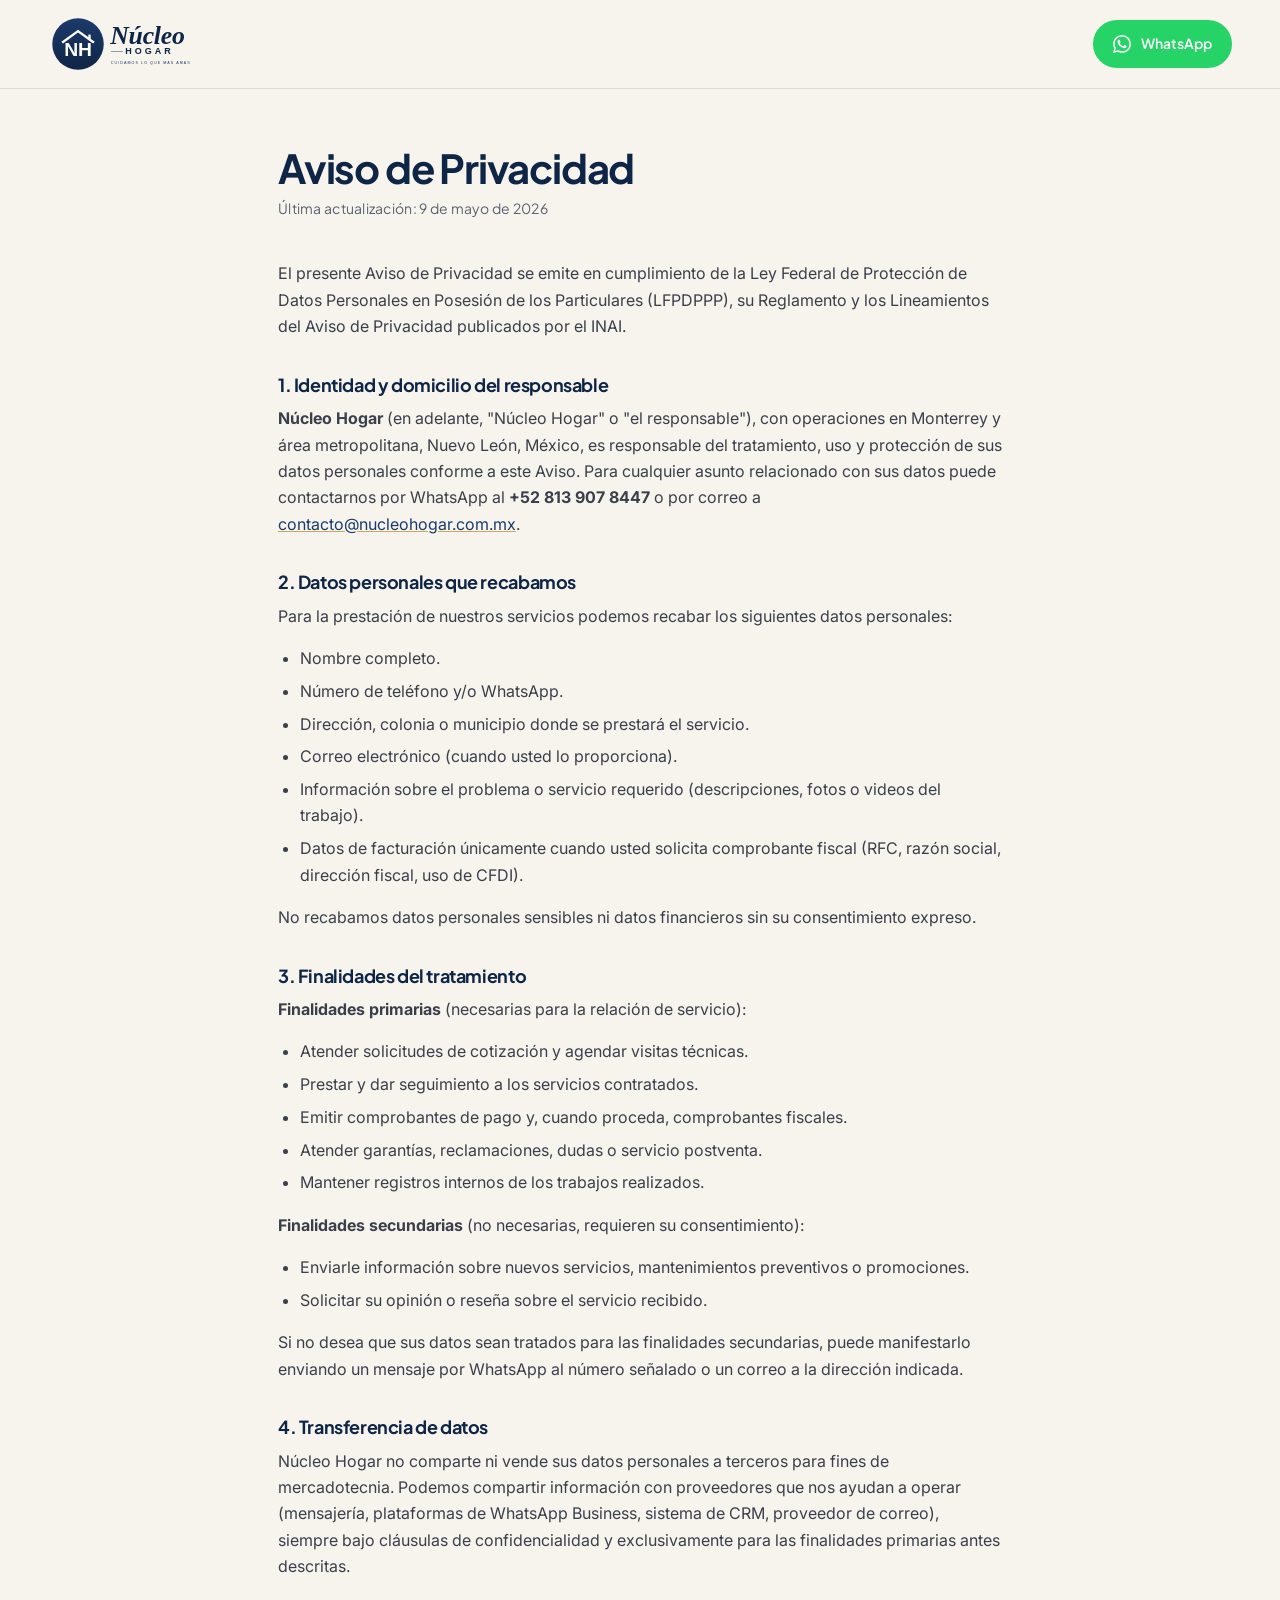
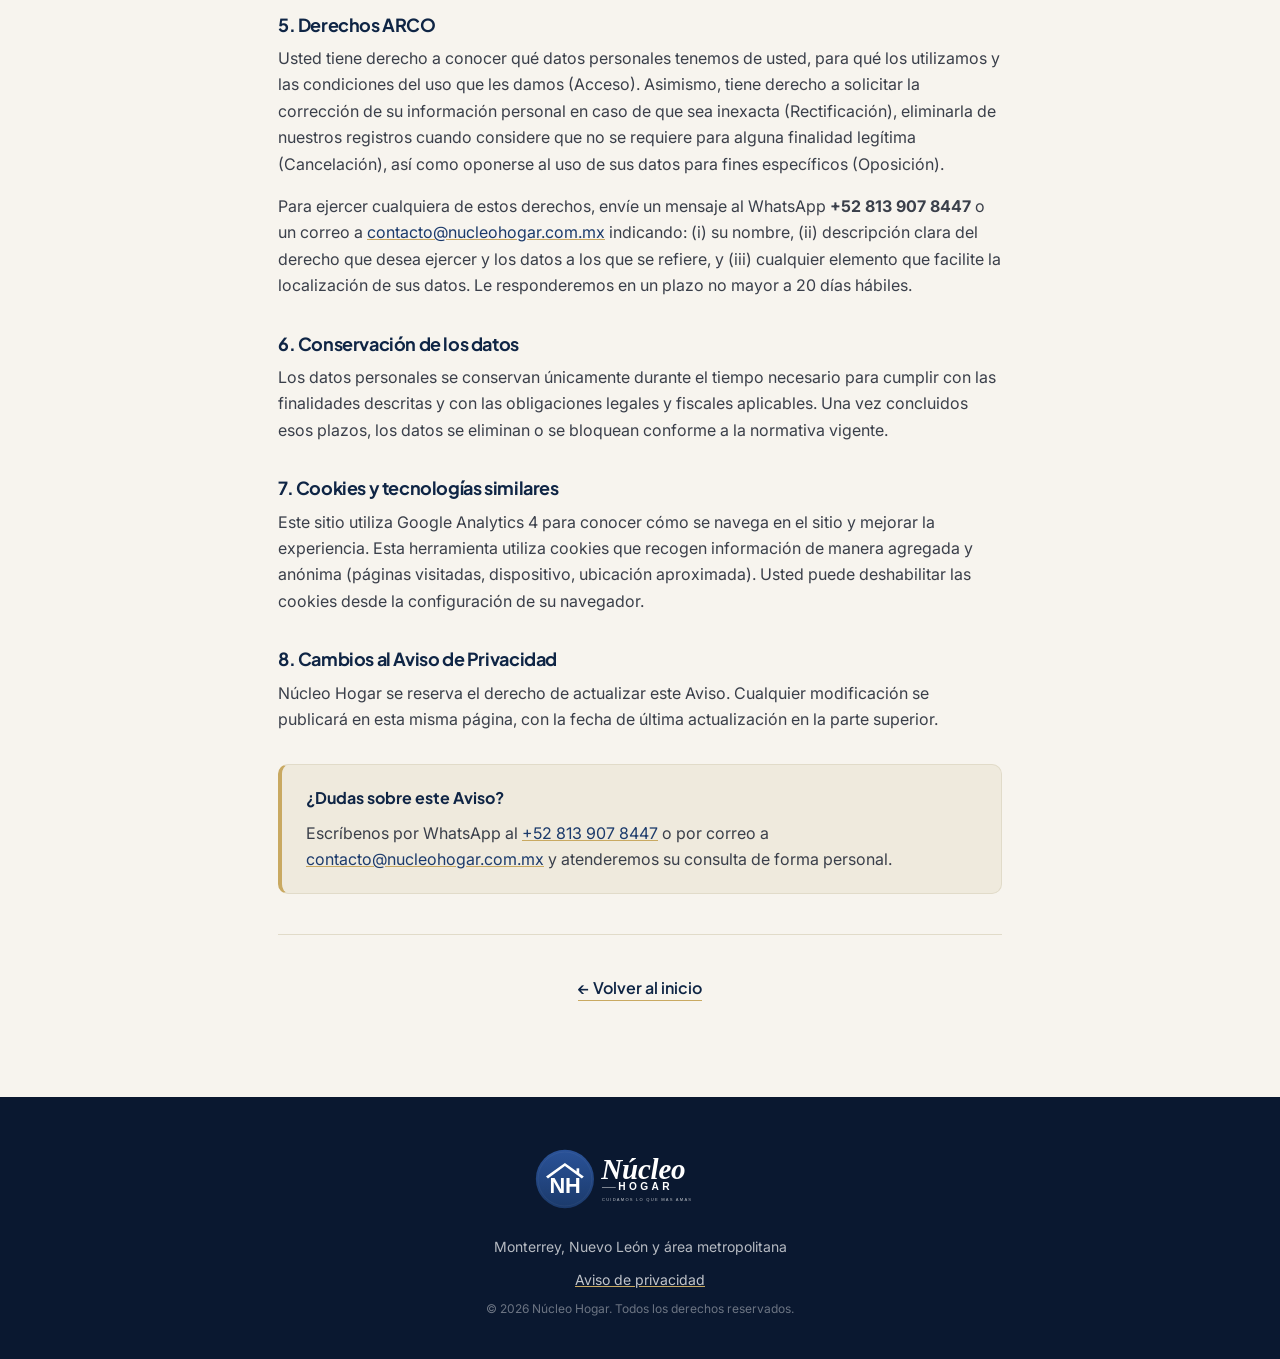
<file: aviso-de-privacidad/index.html>
<!DOCTYPE html>
<html lang="es-MX">
<head>
  <script async src="https://www.googletagmanager.com/gtag/js?id=G-WJDX79TCKH"></script>
  <script>
    window.dataLayer = window.dataLayer || [];
    function gtag(){dataLayer.push(arguments);}
    gtag('js', new Date());
    gtag('config', 'G-WJDX79TCKH');
  </script>
  <meta charset="UTF-8">
  <meta name="viewport" content="width=device-width, initial-scale=1.0">
  <title>Aviso de Privacidad | Núcleo Hogar</title>
  <meta name="description" content="Aviso de privacidad de Núcleo Hogar conforme a la Ley Federal de Protección de Datos Personales en Posesión de los Particulares (LFPDPPP).">
  <meta name="robots" content="noindex, follow">
  <link rel="canonical" href="https://nucleohogar.com.mx/aviso-de-privacidad/">
  <link rel="icon" href="/favicon.ico" sizes="any">
  <link rel="apple-touch-icon" href="/apple-touch-icon.png">
  <link rel="preconnect" href="https://fonts.googleapis.com">
  <link rel="preconnect" href="https://fonts.gstatic.com" crossorigin>
  <link href="https://fonts.googleapis.com/css2?family=Plus+Jakarta+Sans:wght@500;600;700;800&family=Inter:wght@400;500;600&display=swap" rel="stylesheet">
  <style>
:root{
  --navy:#0F2545;--navy-2:#1B3A6B;--navy-soft:#3a5784;
  --gold:#C9A961;--gold-soft:#E4D4A8;--gold-deep:#a8884a;
  --body:#3a3f4a;--body-2:#5a6271;--muted:#8a8478;
  --paper:#F7F4EE;--paper-2:#EFEADD;--paper-3:#E6DFCE;
  --line:#e1dbc9;--line-2:#c8bfa9;
  --wa:#25D366;--wa-d:#128C7E;
  --display:'Plus Jakarta Sans',system-ui,sans-serif;
  --body-font:'Inter',system-ui,sans-serif;
  --r-sm:10px;--r:16px;--r-lg:24px;
}
*,*::before,*::after{box-sizing:border-box;margin:0;padding:0}
html{scroll-behavior:smooth}
body{font-family:var(--body-font);background:var(--paper);color:var(--body);-webkit-font-smoothing:antialiased;font-size:16px;line-height:1.65}
a{color:var(--navy-2);text-decoration:underline;text-decoration-color:var(--gold)}
a:hover{color:var(--navy)}
.container{max-width:780px;margin:0 auto;padding:0 28px}
h1,h2,h3{font-family:var(--display);color:var(--navy);font-weight:700;letter-spacing:-0.022em;line-height:1.15}
h1{font-size:clamp(28px,4vw,40px);margin-bottom:.4rem;letter-spacing:-0.03em}
h2{font-size:18px;margin-top:2.2rem;margin-bottom:.6rem;font-weight:700}
p{margin-bottom:1rem}
ul{margin:.5rem 0 1rem 1.4rem}
ul li{margin-bottom:.4rem}

header.nav{position:sticky;top:0;z-index:50;background:rgba(247,244,238,0.92);backdrop-filter:saturate(140%) blur(14px);-webkit-backdrop-filter:saturate(140%) blur(14px);border-bottom:1px solid var(--line)}
.nav-inner{display:flex;align-items:center;justify-content:space-between;padding:14px 0;gap:24px;max-width:1240px;margin:0 auto;padding-left:28px;padding-right:28px}
.brand{display:flex;align-items:center;text-decoration:none}
.brand img.brand-logo{height:60px;width:auto;display:block}
.btn{display:inline-flex;align-items:center;gap:10px;padding:12px 20px;border-radius:999px;font-family:var(--display);font-weight:600;font-size:14px;text-decoration:none;border:none;cursor:pointer;color:#fff;background:var(--wa);transition:background .2s,transform .15s ease}
.btn:hover{background:var(--wa-d);transform:translateY(-1px);color:#fff}
.btn svg{width:18px;height:18px;fill:#fff}

main{padding:56px 0 80px}
.subtitle{color:var(--body-2);font-size:14px;margin-bottom:2.5rem;font-family:var(--display);letter-spacing:0.02em}
.divider{border:none;border-top:1px solid var(--line);margin:2.5rem 0}
.contact-box{background:var(--paper-2);border:1px solid var(--line);border-left:4px solid var(--gold);padding:1.25rem 1.5rem;border-radius:var(--r-sm);margin:2rem 0}
.contact-box strong{color:var(--navy);font-family:var(--display)}
.back-link{text-align:center;font-family:var(--display);font-weight:600}
.back-link a{color:var(--navy);text-decoration:none;border-bottom:1.5px solid var(--gold);padding-bottom:2px}

footer.site{padding:48px 0 24px;background:#0a1830;color:rgba(255,255,255,0.65);font-size:14px;text-align:center}
footer.site .footer-logo{height:68px;width:auto;margin:0 auto 1rem}
footer.site .footer-location{margin-bottom:.6rem;color:rgba(255,255,255,0.7)}
footer.site .footer-legal{margin-bottom:.5rem}
footer.site .footer-legal a{color:rgba(255,255,255,0.75)}
footer.site .footer-legal a:hover{color:var(--gold-soft)}
footer.site .footer-copy{font-size:12px;color:rgba(255,255,255,0.4);margin-top:6px}

@media(max-width:767px){
  .container{padding:0 20px}
  .nav-inner{padding-left:20px;padding-right:20px}
  .brand img.brand-logo{height:46px}
  main{padding:36px 0 56px}
}
  </style>
</head>
<body>

  <header class="nav">
    <div class="nav-inner">
      <a href="/" class="brand" aria-label="Núcleo Hogar — Cuidamos lo que más amas">
        <img src="/nucleo-hogar-horizontal.svg" alt="Núcleo Hogar — Cuidamos lo que más amas" class="brand-logo" width="240" height="60">
      </a>
      <a href="https://wa.me/528139078447?text=Hola%2C%20vi%20su%20p%C3%A1gina%20y%20necesito%20ayuda%20con%20un%20tema%20en%20mi%20casa" class="btn" target="_blank" rel="noopener">
        <svg xmlns="http://www.w3.org/2000/svg" viewBox="0 0 24 24" fill="currentColor"><path d="M17.472 14.382c-.297-.149-1.758-.867-2.03-.967-.273-.099-.471-.148-.67.15-.197.297-.767.966-.94 1.164-.173.199-.347.223-.644.075-.297-.15-1.255-.463-2.39-1.475-.883-.788-1.48-1.761-1.653-2.059-.173-.297-.018-.458.13-.606.134-.133.298-.347.446-.52.149-.174.198-.298.298-.497.099-.198.05-.371-.025-.52-.075-.149-.669-1.612-.916-2.207-.242-.579-.487-.5-.669-.51l-.57-.01c-.198 0-.52.074-.792.372-.272.297-1.04 1.016-1.04 2.479 0 1.462 1.065 2.875 1.213 3.074.149.198 2.096 3.2 5.077 4.487.709.306 1.262.489 1.694.625.712.227 1.36.195 1.871.118.571-.085 1.758-.719 2.006-1.413.247-.694.247-1.289.173-1.413-.074-.124-.272-.198-.57-.347m-5.421 7.403h-.004a9.87 9.87 0 01-5.031-1.378l-.361-.214-3.741.982.998-3.648-.235-.374a9.86 9.86 0 01-1.51-5.26c.001-5.45 4.436-9.884 9.888-9.884 2.64 0 5.122 1.03 6.988 2.898a9.825 9.825 0 012.893 6.994c-.003 5.45-4.437 9.884-9.885 9.884m8.413-18.297A11.815 11.815 0 0012.05 0C5.495 0 .16 5.335.157 11.892c0 2.096.547 4.142 1.588 5.945L.057 24l6.305-1.654a11.882 11.882 0 005.683 1.448h.005c6.554 0 11.89-5.335 11.893-11.893a11.821 11.821 0 00-3.48-8.413Z"/></svg>
        WhatsApp
      </a>
    </div>
  </header>

  <main>
    <div class="container">
      <h1>Aviso de Privacidad</h1>
      <p class="subtitle">Última actualización: 9 de mayo de 2026</p>

      <p>El presente Aviso de Privacidad se emite en cumplimiento de la Ley Federal de Protección de Datos Personales en Posesión de los Particulares (LFPDPPP), su Reglamento y los Lineamientos del Aviso de Privacidad publicados por el INAI.</p>

      <h2>1. Identidad y domicilio del responsable</h2>
      <p><strong>Núcleo Hogar</strong> (en adelante, "Núcleo Hogar" o "el responsable"), con operaciones en Monterrey y área metropolitana, Nuevo León, México, es responsable del tratamiento, uso y protección de sus datos personales conforme a este Aviso. Para cualquier asunto relacionado con sus datos puede contactarnos por WhatsApp al <strong>+52 813 907 8447</strong> o por correo a <a href="mailto:contacto@nucleohogar.com.mx">contacto@nucleohogar.com.mx</a>.</p>

      <h2>2. Datos personales que recabamos</h2>
      <p>Para la prestación de nuestros servicios podemos recabar los siguientes datos personales:</p>
      <ul>
        <li>Nombre completo.</li>
        <li>Número de teléfono y/o WhatsApp.</li>
        <li>Dirección, colonia o municipio donde se prestará el servicio.</li>
        <li>Correo electrónico (cuando usted lo proporciona).</li>
        <li>Información sobre el problema o servicio requerido (descripciones, fotos o videos del trabajo).</li>
        <li>Datos de facturación únicamente cuando usted solicita comprobante fiscal (RFC, razón social, dirección fiscal, uso de CFDI).</li>
      </ul>
      <p>No recabamos datos personales sensibles ni datos financieros sin su consentimiento expreso.</p>

      <h2>3. Finalidades del tratamiento</h2>
      <p><strong>Finalidades primarias</strong> (necesarias para la relación de servicio):</p>
      <ul>
        <li>Atender solicitudes de cotización y agendar visitas técnicas.</li>
        <li>Prestar y dar seguimiento a los servicios contratados.</li>
        <li>Emitir comprobantes de pago y, cuando proceda, comprobantes fiscales.</li>
        <li>Atender garantías, reclamaciones, dudas o servicio postventa.</li>
        <li>Mantener registros internos de los trabajos realizados.</li>
      </ul>
      <p><strong>Finalidades secundarias</strong> (no necesarias, requieren su consentimiento):</p>
      <ul>
        <li>Enviarle información sobre nuevos servicios, mantenimientos preventivos o promociones.</li>
        <li>Solicitar su opinión o reseña sobre el servicio recibido.</li>
      </ul>
      <p>Si no desea que sus datos sean tratados para las finalidades secundarias, puede manifestarlo enviando un mensaje por WhatsApp al número señalado o un correo a la dirección indicada.</p>

      <h2>4. Transferencia de datos</h2>
      <p>Núcleo Hogar no comparte ni vende sus datos personales a terceros para fines de mercadotecnia. Podemos compartir información con proveedores que nos ayudan a operar (mensajería, plataformas de WhatsApp Business, sistema de CRM, proveedor de correo), siempre bajo cláusulas de confidencialidad y exclusivamente para las finalidades primarias antes descritas.</p>

      <h2>5. Derechos ARCO</h2>
      <p>Usted tiene derecho a conocer qué datos personales tenemos de usted, para qué los utilizamos y las condiciones del uso que les damos (Acceso). Asimismo, tiene derecho a solicitar la corrección de su información personal en caso de que sea inexacta (Rectificación), eliminarla de nuestros registros cuando considere que no se requiere para alguna finalidad legítima (Cancelación), así como oponerse al uso de sus datos para fines específicos (Oposición).</p>
      <p>Para ejercer cualquiera de estos derechos, envíe un mensaje al WhatsApp <strong>+52 813 907 8447</strong> o un correo a <a href="mailto:contacto@nucleohogar.com.mx">contacto@nucleohogar.com.mx</a> indicando: (i) su nombre, (ii) descripción clara del derecho que desea ejercer y los datos a los que se refiere, y (iii) cualquier elemento que facilite la localización de sus datos. Le responderemos en un plazo no mayor a 20 días hábiles.</p>

      <h2>6. Conservación de los datos</h2>
      <p>Los datos personales se conservan únicamente durante el tiempo necesario para cumplir con las finalidades descritas y con las obligaciones legales y fiscales aplicables. Una vez concluidos esos plazos, los datos se eliminan o se bloquean conforme a la normativa vigente.</p>

      <h2>7. Cookies y tecnologías similares</h2>
      <p>Este sitio utiliza Google Analytics 4 para conocer cómo se navega en el sitio y mejorar la experiencia. Esta herramienta utiliza cookies que recogen información de manera agregada y anónima (páginas visitadas, dispositivo, ubicación aproximada). Usted puede deshabilitar las cookies desde la configuración de su navegador.</p>

      <h2>8. Cambios al Aviso de Privacidad</h2>
      <p>Núcleo Hogar se reserva el derecho de actualizar este Aviso. Cualquier modificación se publicará en esta misma página, con la fecha de última actualización en la parte superior.</p>

      <div class="contact-box">
        <p style="margin-bottom:.5rem"><strong>¿Dudas sobre este Aviso?</strong></p>
        <p style="margin-bottom:0">Escríbenos por WhatsApp al <a href="https://wa.me/528139078447">+52 813 907 8447</a> o por correo a <a href="mailto:contacto@nucleohogar.com.mx">contacto@nucleohogar.com.mx</a> y atenderemos su consulta de forma personal.</p>
      </div>

      <hr class="divider">
      <p class="back-link"><a href="/">← Volver al inicio</a></p>
    </div>
  </main>

  <footer class="site">
    <div class="container">
      <img src="/nucleo-hogar-horizontal-white.svg" alt="Núcleo Hogar — Cuidamos lo que más amas" class="footer-logo" width="240" height="74">
      <p class="footer-location">Monterrey, Nuevo León y área metropolitana</p>
      <p class="footer-legal"><a href="/aviso-de-privacidad/">Aviso de privacidad</a></p>
      <p class="footer-copy">&copy; 2026 Núcleo Hogar. Todos los derechos reservados.</p>
    </div>
  </footer>
</body>
</html>
</file>
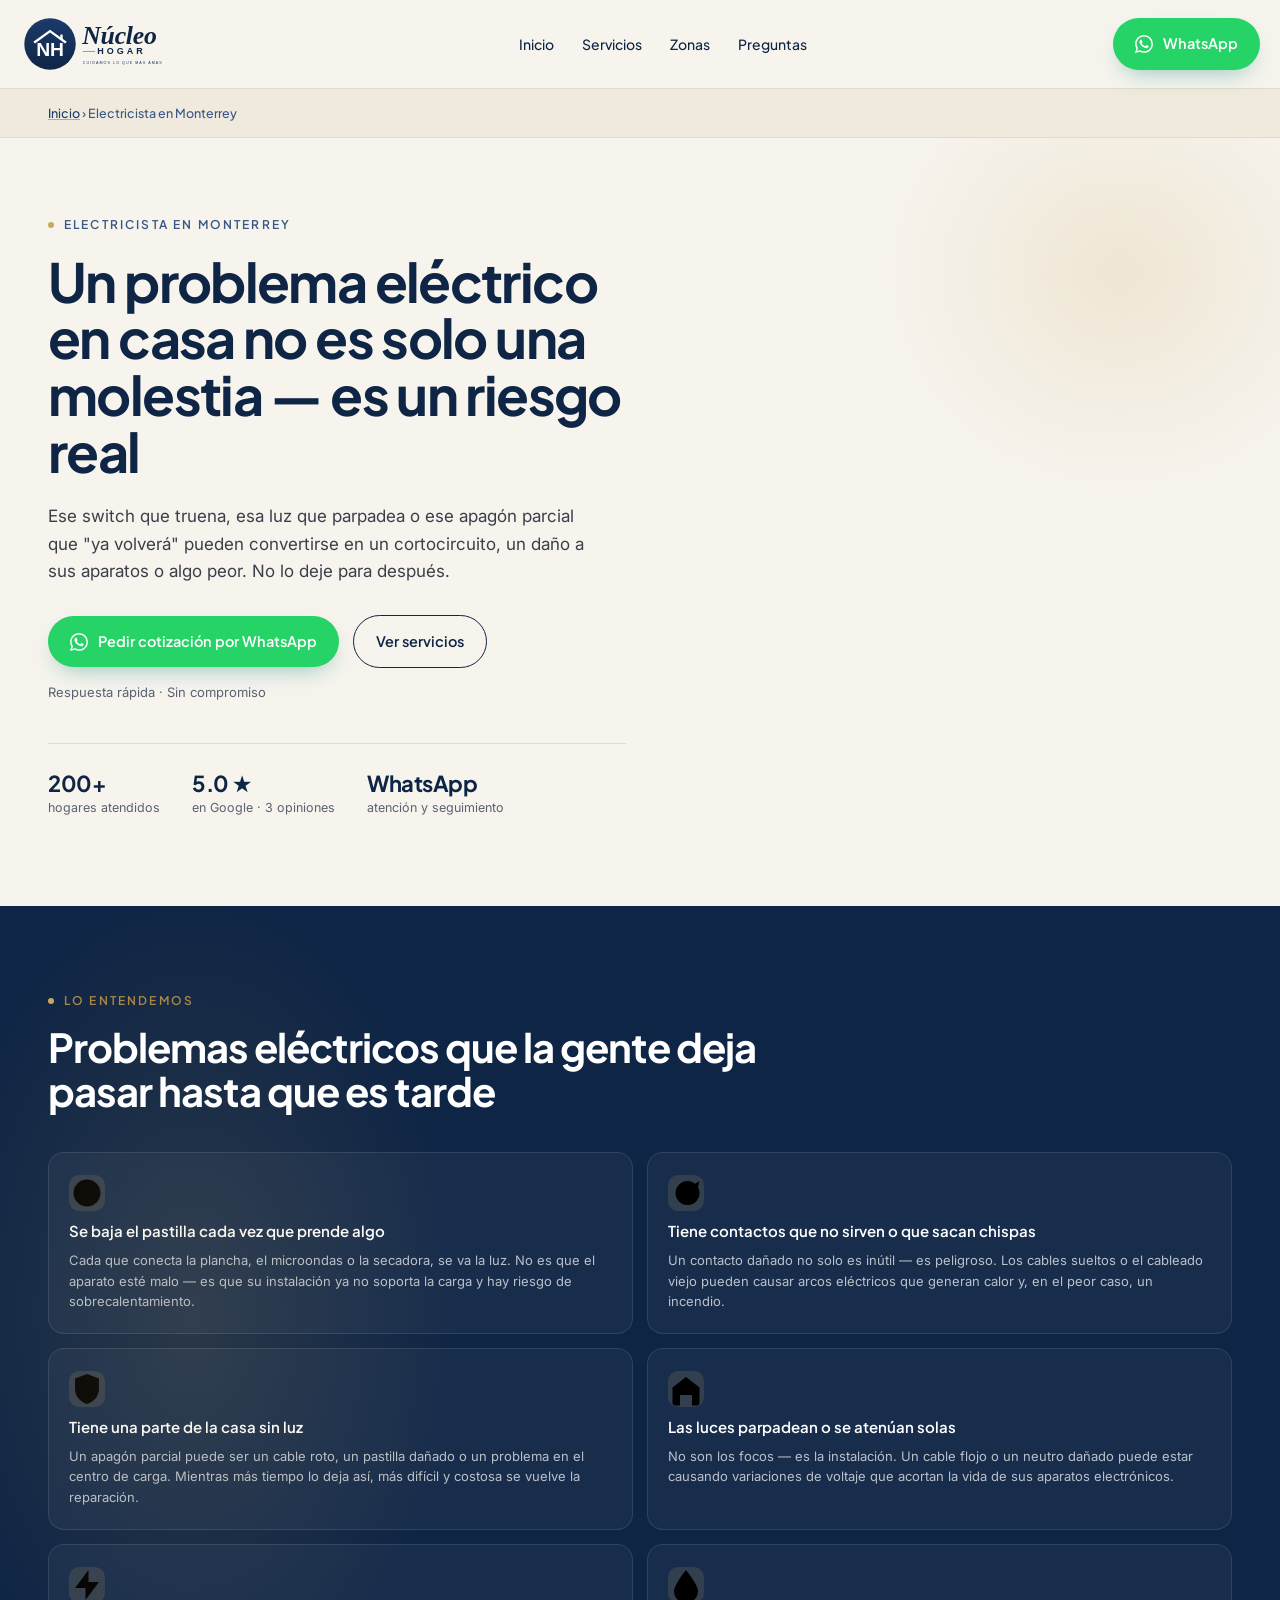
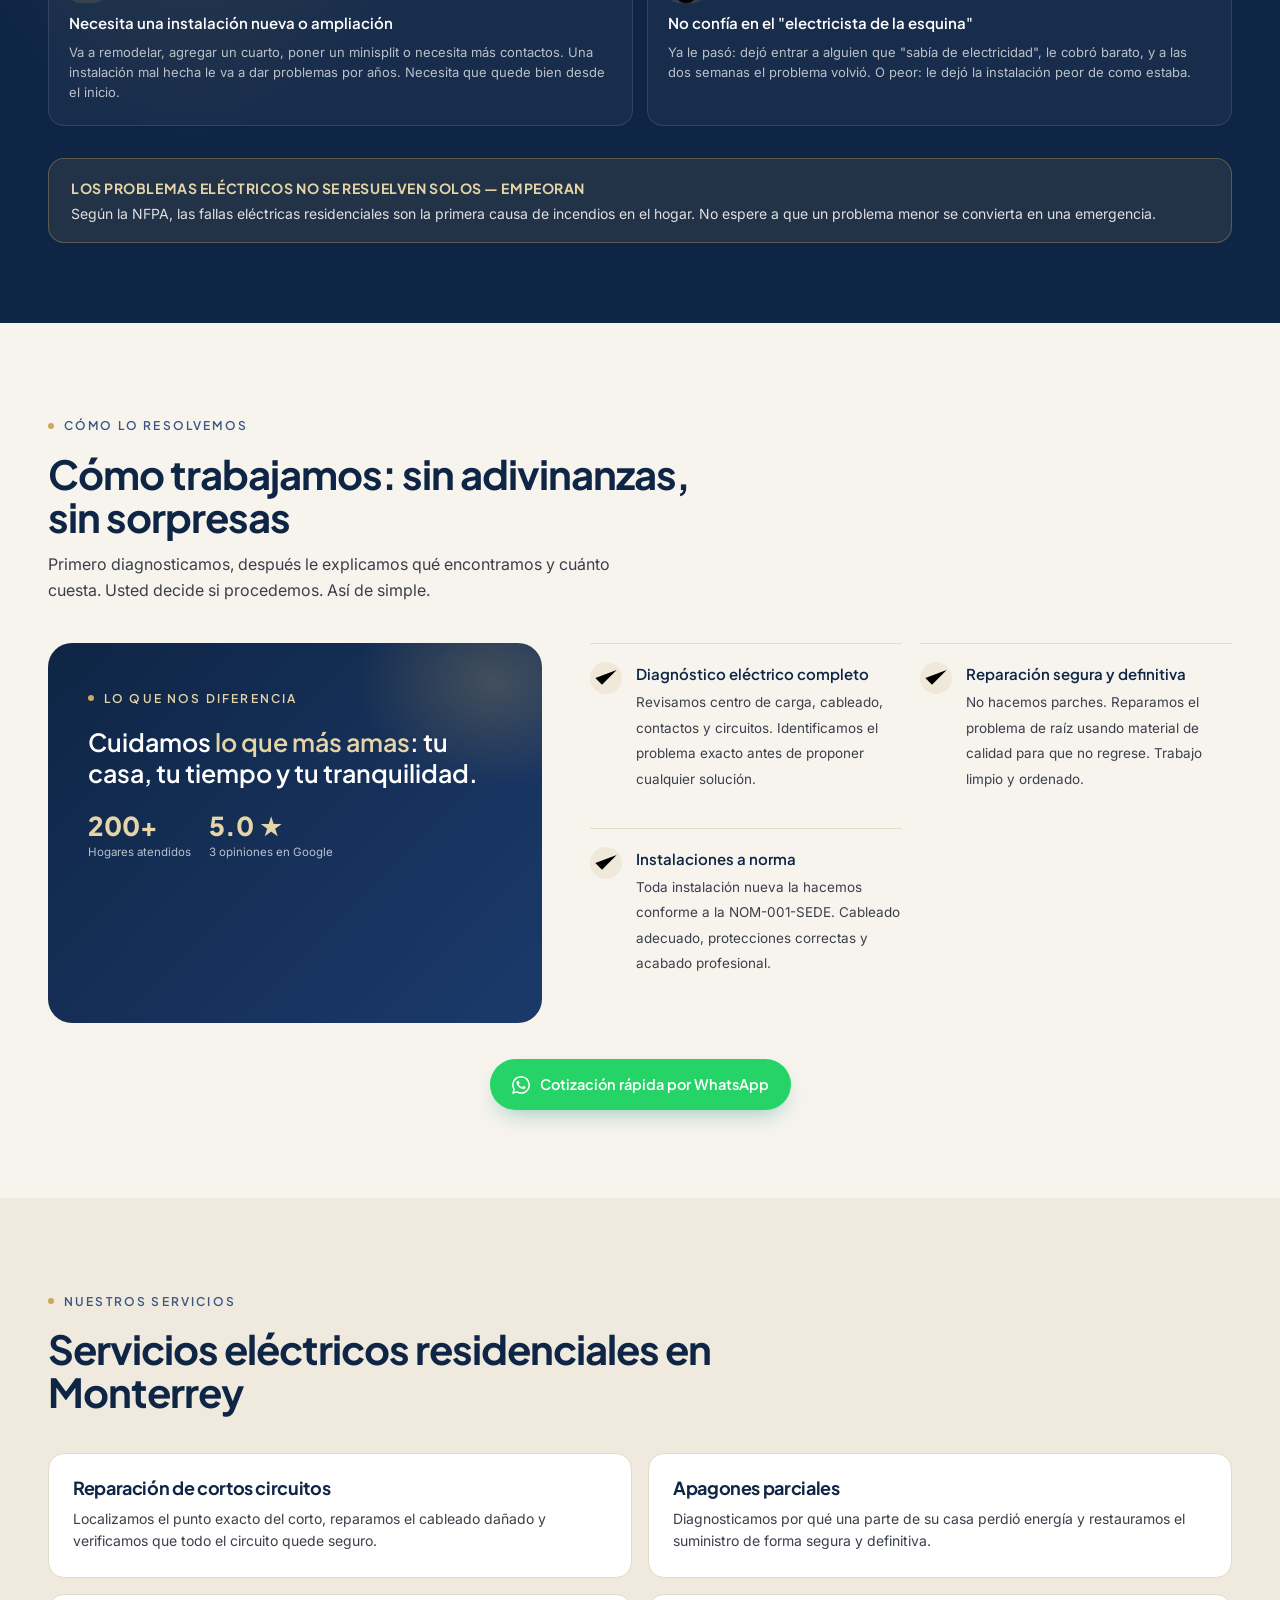
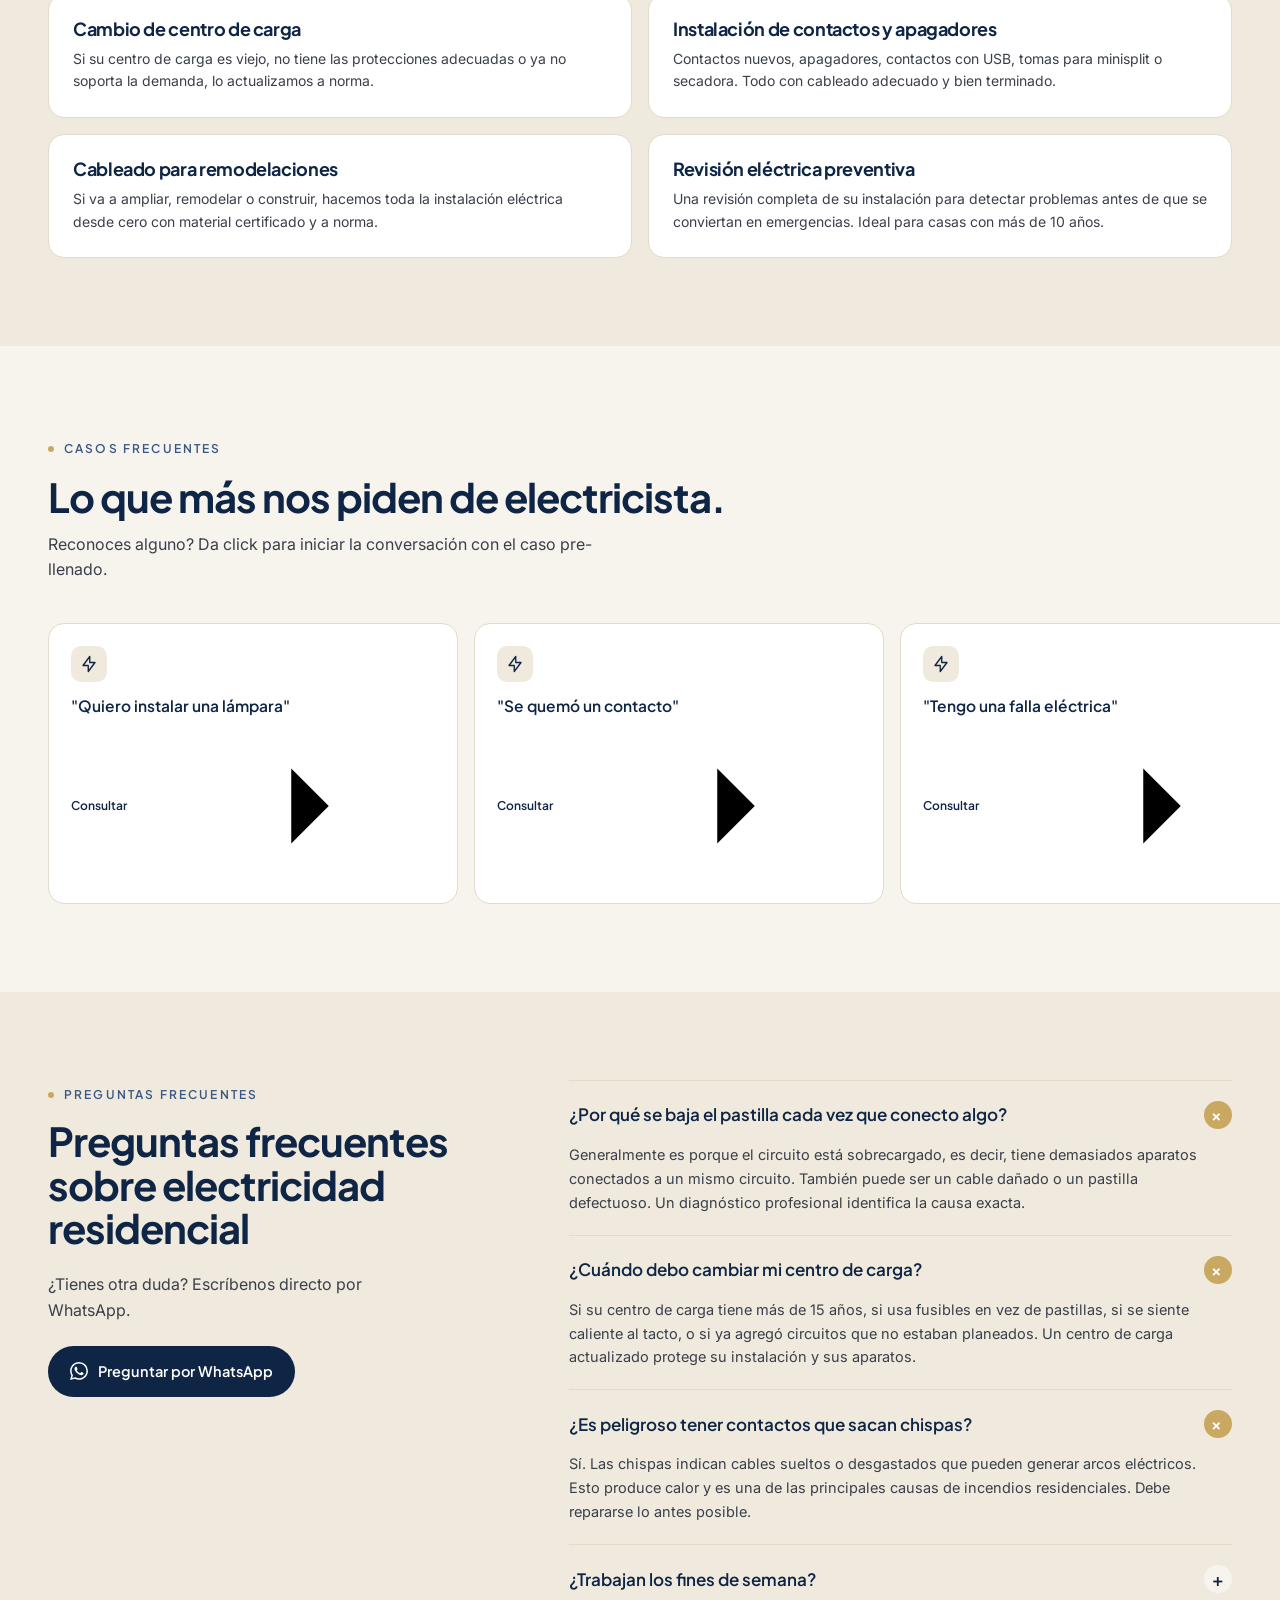
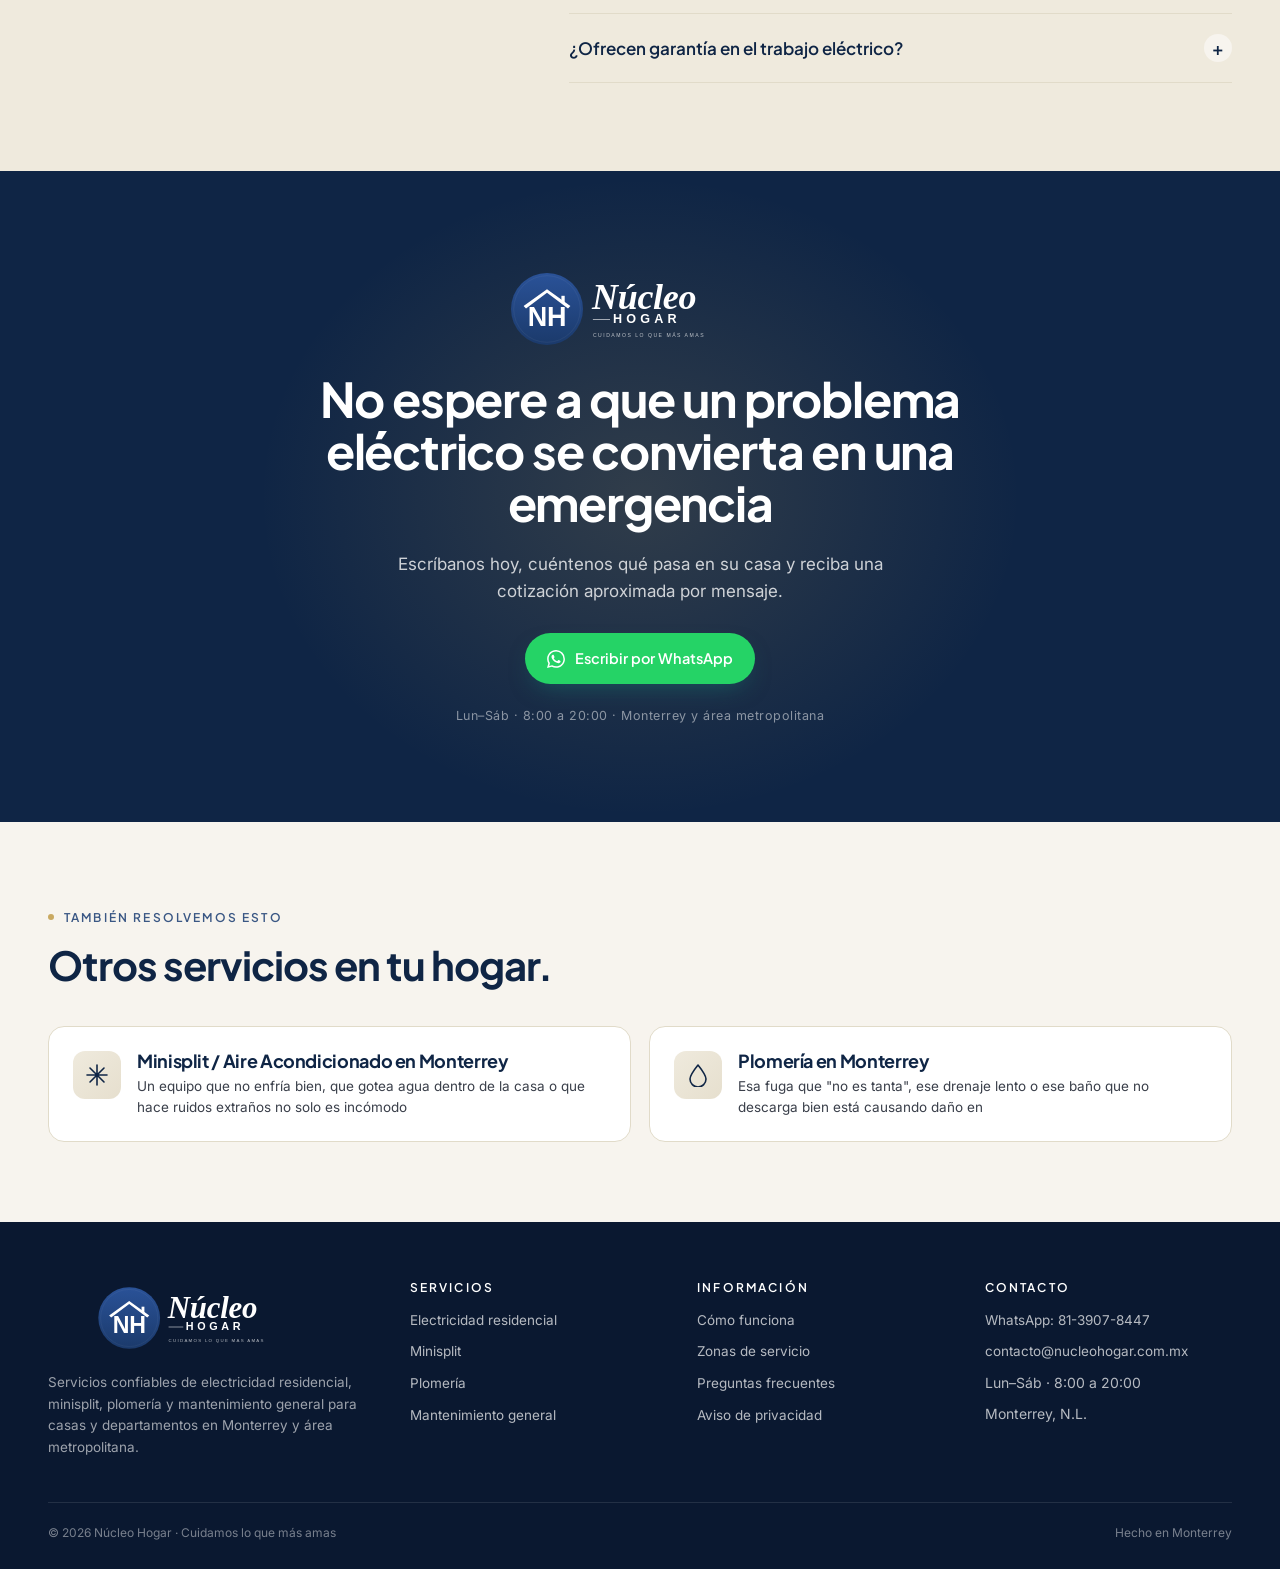
<file: electricista-monterrey/index.html>
<!DOCTYPE html>
<html lang="es-MX">
<head>
  <script async src="https://www.googletagmanager.com/gtag/js?id=G-WJDX79TCKH"></script>
  <script>
    window.dataLayer = window.dataLayer || [];
    function gtag(){dataLayer.push(arguments);}
    gtag('js', new Date());
    gtag('config', 'G-WJDX79TCKH');
  </script>
  <meta charset="UTF-8">
  <meta name="viewport" content="width=device-width, initial-scale=1.0">
  <title>Electricista en Monterrey | Servicio Eléctrico Residencial | Núcleo Hogar</title>
  <meta name="description" content="Electricista profesional en Monterrey: reparaciones, instalaciones, cortos circuitos y apagones parciales. Técnicos puntuales y atención por WhatsApp para resolver pendientes eléctricos en tu hogar.">
  <meta name="keywords" content="electricista monterrey, electricista residencial monterrey, servicio eléctrico monterrey, reparación eléctrica monterrey, instalación eléctrica monterrey, corto circuito monterrey">
  <link rel="canonical" href="https://nucleohogar.com.mx/electricista-monterrey/">
  <link rel="icon" href="/favicon.ico" sizes="any">
  <link rel="apple-touch-icon" href="/apple-touch-icon.png">
  
  <meta property="og:title" content="Electricista en Monterrey | Servicio Eléctrico Residencial | Núcleo Hogar">
  <meta property="og:description" content="Electricista profesional en Monterrey: reparaciones, instalaciones, cortos circuitos y apagones parciales. Técnicos puntuales y atención por WhatsApp para resolver pendientes eléctricos en tu hogar.">
  <meta property="og:type" content="website">
  <meta property="og:url" content="https://nucleohogar.com.mx/electricista-monterrey/">
  <meta property="og:locale" content="es_MX">
  <meta property="og:site_name" content="Núcleo Hogar">
  <meta property="og:image" content="https://nucleohogar.com.mx/og-default.jpg">
  <meta name="twitter:card" content="summary_large_image">
  <meta name="twitter:title" content="Electricista en Monterrey | Servicio Eléctrico Residencial | Núcleo Hogar">
  <meta name="twitter:description" content="Electricista profesional en Monterrey: reparaciones, instalaciones, cortos circuitos y apagones parciales. Técnicos puntuales y atención por WhatsApp para resolver pendientes eléctricos en tu hogar.">
  <meta name="twitter:image" content="https://nucleohogar.com.mx/og-default.jpg">
  <meta name="robots" content="index, follow, max-image-preview:large">
  <link rel="preconnect" href="https://fonts.googleapis.com">
  <link rel="preconnect" href="https://fonts.gstatic.com" crossorigin>
  <link href="https://fonts.googleapis.com/css2?family=Plus+Jakarta+Sans:wght@500;600;700;800&family=Inter:wght@400;500;600&display=swap" rel="stylesheet">
  <style>
:root{
  --navy:#0F2545;--navy-2:#1B3A6B;--navy-3:#2A5298;--navy-soft:#3a5784;
  --gold:#C9A961;--gold-soft:#E4D4A8;--gold-deep:#a8884a;
  --ink:#0a1628;--body:#3a3f4a;--body-2:#5a6271;--muted:#8a8478;
  --paper:#F7F4EE;--paper-2:#EFEADD;--paper-3:#E6DFCE;
  --line:#e1dbc9;--line-2:#c8bfa9;
  --wa:#25D366;--wa-d:#128C7E;
  --display:'Plus Jakarta Sans',system-ui,sans-serif;
  --body-font:'Inter',system-ui,sans-serif;
  --r-sm:10px;--r:16px;--r-lg:24px;
}
*,*::before,*::after{box-sizing:border-box;margin:0;padding:0}
html{scroll-behavior:smooth}
body{font-family:var(--body-font);background:var(--paper);color:var(--body);-webkit-font-smoothing:antialiased;font-size:16px;line-height:1.6}
img{max-width:100%;display:block}
a{color:inherit;text-decoration:none}
button{font-family:inherit}
.container{max-width:1240px;margin:0 auto;padding:0 28px}
h1,h2,h3,h4,h5{font-family:var(--display);color:var(--navy);margin:0;font-weight:700;letter-spacing:-0.022em;line-height:1.08}
h1{font-size:clamp(32px,4.6vw,54px);letter-spacing:-0.03em;line-height:1.05}
h2{font-size:clamp(26px,3.2vw,40px);letter-spacing:-0.025em;line-height:1.08}
h3{font-size:clamp(19px,2vw,24px);letter-spacing:-0.02em}
h4{font-size:17px;letter-spacing:-0.01em;font-weight:600}
p{margin:0}
.lead{font-size:17px;line-height:1.6;color:var(--body)}
.eyebrow{font-family:var(--display);font-weight:600;font-size:12px;letter-spacing:0.18em;text-transform:uppercase;color:var(--navy-soft);display:inline-flex;align-items:center}
.eyebrow .dot{display:inline-block;width:6px;height:6px;border-radius:50%;background:var(--gold);margin-right:10px;vertical-align:middle}
.eyebrow.gold{color:var(--gold-deep)}
.eyebrow.light{color:var(--gold-soft)}
.btn{display:inline-flex;align-items:center;gap:10px;padding:14px 22px;border-radius:999px;font-family:var(--display);font-weight:600;font-size:14.5px;text-decoration:none;border:none;cursor:pointer;transition:transform .15s ease,box-shadow .2s ease,background .2s ease,color .2s ease}
.btn:hover{transform:translateY(-1px)}
.btn-wa{background:var(--wa);color:#fff;box-shadow:0 10px 24px -10px rgba(18,140,126,0.5)}
.btn-wa:hover{background:var(--wa-d);box-shadow:0 14px 28px -12px rgba(18,140,126,0.65)}
.btn-navy{background:var(--navy);color:#fff}
.btn-navy:hover{background:var(--navy-2)}
.btn-ghost{background:transparent;color:var(--navy);border:1.5px solid var(--navy)}
.btn-ghost:hover{background:var(--navy);color:#fff}
.btn-link{font-family:var(--display);color:var(--navy);font-weight:600;font-size:13.5px;border-bottom:1.5px solid var(--gold);padding-bottom:2px;display:inline-flex;align-items:center;gap:6px}
.btn-link:hover{color:var(--navy-2);border-color:var(--navy-2)}
.btn .ico-wa,.btn-link .ico-arrow{width:18px;height:18px;fill:currentColor}
.btn-link .ico-arrow{stroke:currentColor;fill:none;stroke-width:2;width:14px;height:14px}
.btn-microcopy{font-size:13px;color:var(--body-2);margin-top:14px}
.btn-microcopy-light{color:rgba(255,255,255,0.6)}

header.nav{position:sticky;top:0;z-index:50;background:rgba(247,244,238,0.92);backdrop-filter:saturate(140%) blur(14px);-webkit-backdrop-filter:saturate(140%) blur(14px);border-bottom:1px solid var(--line)}
.nav-inner{display:flex;align-items:center;justify-content:space-between;padding:14px 0;gap:24px}
.brand{display:flex;align-items:center;text-decoration:none}
.brand img.brand-logo{height:60px;width:auto;display:block}
nav.links{display:flex;gap:28px;align-items:center}
nav.links a{color:var(--navy);font-size:14px;font-weight:500;font-family:var(--display);position:relative}
nav.links a:hover{color:var(--navy-2)}
nav.links a:after{content:"";position:absolute;left:0;right:0;bottom:-6px;height:2px;background:var(--gold);transform:scaleX(0);transform-origin:left;transition:transform .25s ease}
nav.links a:hover:after{transform:scaleX(1)}
.menu-toggle{display:none;background:none;border:none;cursor:pointer;padding:.5rem;color:var(--navy)}

.breadcrumb{background:var(--paper-2);font-size:12.5px;font-family:var(--display);font-weight:500;color:var(--navy-soft);padding:14px 0;border-bottom:1px solid var(--line)}
.breadcrumb a{color:var(--navy-2);text-decoration:underline;text-decoration-color:var(--gold)}
.breadcrumb a:hover{color:var(--navy)}

section.hero{padding:72px 0 88px;position:relative;overflow:hidden}
.hero::before{content:"";position:absolute;right:-15%;top:-25%;width:55%;height:85%;background:radial-gradient(closest-side,rgba(201,169,97,0.18),transparent 70%);pointer-events:none}
.hero-grid{display:grid;grid-template-columns:1.05fr 1fr;gap:56px;align-items:center}
.hero .eyebrow{margin-bottom:18px}
.hero h1 em{font-style:normal;color:var(--navy-2);position:relative;display:inline-block}
.hero h1 em::after{content:"";position:absolute;left:-2%;right:-2%;bottom:0.06em;height:0.18em;background:var(--gold);opacity:0.55;z-index:-1;border-radius:2px}
.hero .lead{margin:24px 0 30px;max-width:540px;color:var(--body)}
.hero .ctas{display:flex;gap:14px;flex-wrap:wrap;align-items:center}
.hero-visual{position:relative;height:480px;border-radius:var(--r-lg);overflow:hidden;border:1px solid var(--line);box-shadow:0 30px 60px -28px rgba(15,37,69,0.22)}
.hero-visual img{width:100%;height:100%;object-fit:cover}
.hero-visual .badge{position:absolute;left:18px;bottom:18px;background:#fff;border-radius:var(--r);padding:14px 18px;box-shadow:0 26px 50px -22px rgba(15,37,69,0.28);display:flex;align-items:center;gap:12px;border:1px solid var(--line);max-width:78%}
.hero-visual .badge .wa-ico{width:40px;height:40px;border-radius:50%;background:var(--wa);display:flex;align-items:center;justify-content:center;flex-shrink:0}
.hero-visual .badge .wa-ico svg{width:20px;height:20px;fill:#fff}
.hero-visual .badge b{font-size:13.5px;color:var(--navy);display:block;font-weight:600;font-family:var(--display)}
.hero-visual .badge span{font-size:11.5px;color:var(--body-2)}
.hero .trust-row{display:flex;gap:32px;margin-top:40px;padding-top:28px;border-top:1px solid var(--line);max-width:580px;flex-wrap:wrap}
.hero .trust-row .t{display:flex;flex-direction:column;gap:4px}
.hero .trust-row .t b{font-family:var(--display);font-weight:700;color:var(--navy);font-size:22px;line-height:1;letter-spacing:-0.02em}
.hero .trust-row .t span{font-size:12.5px;color:var(--body-2)}

section.pain{background:var(--navy);color:#e9eef7;padding:80px 0;position:relative;overflow:hidden}
section.pain::before{content:"";position:absolute;left:-15%;top:-20%;width:60%;height:120%;background:radial-gradient(closest-side,rgba(201,169,97,0.14),transparent 70%);pointer-events:none}
.pain-head{max-width:760px;position:relative;margin-bottom:40px}
section.pain h2{color:#fff;margin-top:14px}
section.pain .lead{color:rgba(255,255,255,0.78);margin-top:18px;font-size:16.5px}
.pain-bullets{display:grid;grid-template-columns:repeat(2,1fr);gap:14px}
.pain-bullet{background:rgba(255,255,255,0.04);border:1px solid rgba(255,255,255,0.1);border-radius:var(--r);padding:22px 20px;display:flex;flex-direction:column;gap:10px;transition:background .25s ease,border-color .25s ease,transform .2s ease}
.pain-bullet:hover{background:rgba(255,255,255,0.06);border-color:rgba(201,169,97,0.4);transform:translateY(-2px)}
.pain-bullet .ico{width:36px;height:36px;border-radius:10px;background:rgba(201,169,97,0.14);color:var(--gold);display:flex;align-items:center;justify-content:center;font-size:18px}
.pain-bullet b{font-family:var(--display);color:#fff;font-size:15px;font-weight:600;line-height:1.3}
.pain-bullet span{font-size:13px;color:rgba(255,255,255,0.7);line-height:1.55}
.alerta-peligro{margin-top:32px;padding:18px 22px;background:rgba(201,169,97,0.1);border:1px solid rgba(201,169,97,0.35);border-radius:var(--r);color:#fff}
.alerta-peligro strong{color:var(--gold-soft);display:block;margin-bottom:4px;font-family:var(--display);font-size:14px;letter-spacing:0.04em;text-transform:uppercase}
.alerta-peligro p{color:rgba(255,255,255,0.85);font-size:14px;line-height:1.5}

section.solucion{padding:88px 0;background:var(--paper)}
.solucion-grid{display:grid;grid-template-columns:1fr 1.3fr;gap:48px;align-items:start;margin-top:36px}
.solucion-visual{background:linear-gradient(135deg,var(--navy),var(--navy-2));border-radius:var(--r-lg);padding:40px;color:#fff;position:relative;overflow:hidden;min-height:380px;display:flex;flex-direction:column;justify-content:space-between}
.solucion-visual::before{content:"";position:absolute;right:-30%;top:-30%;width:80%;height:80%;background:radial-gradient(closest-side,rgba(201,169,97,0.25),transparent 70%)}
.solucion-visual .quote-big{font-family:var(--display);font-weight:600;font-size:25px;line-height:1.25;color:#fff;position:relative;margin-top:18px}
.solucion-visual .quote-big .gold{color:var(--gold-soft)}
.solucion-visual .stats{margin-top:24px;display:flex;gap:18px;flex-wrap:wrap;position:relative}
.solucion-visual .stats .stat b{display:block;font-family:var(--display);font-weight:800;font-size:26px;color:var(--gold-soft);line-height:1}
.solucion-visual .stats .stat span{font-size:11.5px;color:rgba(255,255,255,0.7);margin-top:4px;display:block}
.solucion-points{display:grid;grid-template-columns:1fr 1fr;gap:18px;margin-top:0}
.sol-point{display:flex;gap:14px;align-items:start;padding:18px 0;border-top:1px solid var(--line)}
.sol-point .check{width:32px;height:32px;border-radius:50%;background:rgba(201,169,97,0.15);color:var(--gold-deep);display:flex;align-items:center;justify-content:center;flex-shrink:0;font-weight:700}
.sol-point b{font-family:var(--display);font-size:15px;color:var(--navy);display:block;font-weight:600;margin-bottom:3px}
.sol-point span{font-size:13.5px;color:var(--body);line-height:1.55}

section.detalles{padding:88px 0;background:var(--paper-2)}
.section-head{display:flex;justify-content:space-between;align-items:end;gap:36px;margin-bottom:40px;flex-wrap:wrap}
.section-head .left{max-width:680px}
.section-head .left .eyebrow{margin-bottom:16px}
.section-head .left p{margin-top:14px;font-size:16px;color:var(--body);max-width:580px;line-height:1.6}
.detalle-grid{display:grid;grid-template-columns:repeat(2,1fr);gap:16px}
.detalle-card{background:#fff;border:1px solid var(--line);border-radius:var(--r);padding:24px;display:flex;flex-direction:column;gap:10px;transition:border-color .2s ease,transform .2s ease}
.detalle-card:hover{border-color:var(--line-2);transform:translateY(-2px)}
.detalle-card h3{font-size:18px;color:var(--navy);font-family:var(--display);font-weight:700}
.detalle-card p{color:var(--body);font-size:14px;line-height:1.6}

section.cases{padding:88px 0;background:var(--paper)}
.case-grid{display:grid;grid-template-columns:repeat(3,1fr);gap:16px;margin-top:32px}
.case-card{background:#fff;border:1px solid var(--line);border-radius:var(--r);padding:22px;display:flex;flex-direction:column;gap:14px;transition:border-color .2s ease,transform .2s ease,box-shadow .2s ease;text-decoration:none;color:inherit}
.case-card:hover{border-color:var(--gold);transform:translateY(-2px);box-shadow:0 18px 32px -20px rgba(15,37,69,0.16)}
.case-card .ico-mini{width:36px;height:36px;border-radius:10px;background:var(--paper-2);color:var(--navy);display:flex;align-items:center;justify-content:center}
.case-card .ico-mini svg{width:18px;height:18px;stroke:currentColor;fill:none;stroke-width:1.8}
.case-card .q{font-family:var(--display);font-weight:600;font-size:15.5px;color:var(--navy);line-height:1.35}
.case-card .arrow{margin-top:auto;display:flex;align-items:center;gap:8px;font-size:12px;color:var(--navy);font-weight:600;font-family:var(--display)}

section.faq{padding:88px 0;background:var(--paper-2)}
.faq-grid{display:grid;grid-template-columns:1fr 1.4fr;gap:48px}
details.faq-item{border-top:1px solid var(--line);padding:20px 0}
details.faq-item:last-child{border-bottom:1px solid var(--line)}
details.faq-item summary{list-style:none;display:flex;justify-content:space-between;align-items:center;gap:24px;font-family:var(--display);font-weight:600;font-size:17px;color:var(--navy);line-height:1.35;cursor:pointer}
details.faq-item summary::-webkit-details-marker{display:none}
details.faq-item summary .plus{width:28px;height:28px;border-radius:50%;background:var(--paper);color:var(--navy);display:flex;align-items:center;justify-content:center;font-size:18px;flex-shrink:0;transition:transform .25s ease,background .2s ease}
details.faq-item[open] summary .plus{transform:rotate(45deg);background:var(--gold);color:#fff}
details.faq-item p{margin:14px 0 0;font-size:14.5px;color:var(--body);line-height:1.65;padding-right:32px}

section.final-cta{padding:96px 0;background:var(--navy);color:#fff;text-align:center;position:relative;overflow:hidden}
section.final-cta::before{content:"";position:absolute;left:50%;top:50%;transform:translate(-50%,-50%);width:85%;height:140%;background:radial-gradient(closest-side,rgba(201,169,97,0.18),transparent 70%)}
.final-cta-inner{position:relative;max-width:780px;margin:0 auto;padding:0 24px}
.final-cta-logo{height:84px;width:auto;margin:0 auto 22px}
.final-cta h2{color:#fff;font-size:clamp(30px,4.2vw,48px)}
.final-cta p{font-size:17px;color:rgba(255,255,255,0.78);margin:22px auto 28px;max-width:520px;line-height:1.6}
.final-cta .small{margin-top:22px;font-size:12.5px;color:rgba(255,255,255,0.5);letter-spacing:0.04em}

section.otros{padding:80px 0;background:var(--paper)}
.otros-grid{display:grid;grid-template-columns:repeat(2,1fr);gap:18px;margin-top:32px}
.otro-card{background:#fff;border:1px solid var(--line);border-radius:var(--r);padding:24px;display:flex;gap:16px;align-items:start;text-decoration:none;color:inherit;transition:border-color .2s ease,transform .2s ease}
.otro-card:hover{border-color:var(--line-2);transform:translateY(-2px)}
.otro-card .ico-sm{width:48px;height:48px;border-radius:12px;background:linear-gradient(135deg,var(--paper-2),var(--paper-3));color:var(--navy);display:flex;align-items:center;justify-content:center;flex-shrink:0}
.otro-card .ico-sm svg{width:24px;height:24px;stroke:currentColor;fill:none;stroke-width:1.6}
.otro-card h3{font-size:18px;margin-bottom:6px}
.otro-card p{color:var(--body);font-size:13.5px;line-height:1.5}

footer.site{padding:60px 0 26px;background:#0a1830;color:rgba(255,255,255,0.7);font-size:14px}
.footer-grid{display:grid;grid-template-columns:1.3fr 1fr 1fr 1fr;gap:40px}
.footer-brand{display:flex;flex-direction:column;gap:18px;max-width:340px}
.footer-brand img.footer-logo{height:72px;width:auto;display:block}
.footer-brand p{margin:0;color:rgba(255,255,255,0.6);font-size:13.5px;line-height:1.6}
footer.site h5{font-family:var(--display);color:#fff;font-size:12px;letter-spacing:0.18em;text-transform:uppercase;margin:0 0 14px;font-weight:600}
footer.site ul{list-style:none;padding:0;margin:0;display:flex;flex-direction:column;gap:9px}
footer.site ul li a{color:rgba(255,255,255,0.7);font-size:13.5px}
footer.site ul li a:hover{color:var(--gold-soft)}
.footer-bottom{margin-top:44px;padding-top:20px;border-top:1px solid rgba(255,255,255,0.1);display:flex;justify-content:space-between;gap:24px;flex-wrap:wrap;font-size:12px;color:rgba(255,255,255,0.45)}

.wa-float{position:fixed;right:24px;bottom:24px;z-index:80;background:var(--wa);color:#fff;border-radius:999px;padding:14px 22px 14px 16px;display:flex;align-items:center;gap:12px;box-shadow:0 14px 28px -12px rgba(18,140,126,0.55);text-decoration:none;font-weight:600;font-size:14px;font-family:var(--display);transition:opacity .3s,transform .2s ease}
.wa-float:hover{transform:translateY(-2px)}
.wa-float svg{width:24px;height:24px;fill:#fff}
.wa-float.hidden{opacity:0;pointer-events:none}

@media (max-width:1100px){.pain-bullets{grid-template-columns:repeat(2,1fr)}.case-grid{grid-template-columns:repeat(2,1fr)}.detalle-grid{grid-template-columns:1fr}}
@media (max-width:1024px){.hero-grid{grid-template-columns:1fr;gap:36px}.hero-visual{height:340px}.solucion-grid,.faq-grid{grid-template-columns:1fr;gap:32px}.solucion-points{grid-template-columns:1fr}.footer-grid{grid-template-columns:1fr 1fr;gap:32px}.otros-grid{grid-template-columns:1fr}}
@media (max-width:767px){
  .container{padding:0 20px}
  nav.links{display:none;position:absolute;top:100%;left:0;right:0;background:var(--paper);flex-direction:column;padding:18px 20px 22px;gap:0;border-top:1px solid var(--line);box-shadow:0 12px 28px rgba(15,37,69,0.12)}
  nav.links.open{display:flex}
  nav.links a{padding:14px 0;border-bottom:1px solid var(--line);width:100%;font-size:15px}
  nav.links a:last-of-type{border-bottom:none}
  nav.links a:after{display:none}
  .menu-toggle{display:block}
  .nav-cta-desktop{display:none}
  .hero{padding:40px 0 56px}
  .pain-bullets{grid-template-columns:1fr}
  .case-grid{grid-template-columns:1fr}
  section.pain,section.solucion,section.detalles,section.faq,section.cases,section.otros{padding:56px 0}
  section.final-cta{padding:64px 0}
  .wa-float span{display:none}
  .wa-float{padding:14px;border-radius:50%}
  .brand img.brand-logo{height:48px}
  .footer-brand img.footer-logo{height:62px}
}
</style>
</head>
<body>

<svg width="0" height="0" style="position:absolute" aria-hidden="true">
  <defs>
    <symbol id="ico-wa" viewBox="0 0 24 24"><path d="M17.472 14.382c-.297-.149-1.758-.867-2.03-.967-.273-.099-.471-.148-.67.15-.197.297-.767.966-.94 1.164-.173.199-.347.223-.644.075-.297-.15-1.255-.463-2.39-1.475-.883-.788-1.48-1.761-1.653-2.059-.173-.297-.018-.458.13-.606.134-.133.298-.347.446-.52.149-.174.198-.298.298-.497.099-.198.05-.371-.025-.52-.075-.149-.669-1.612-.916-2.207-.242-.579-.487-.5-.669-.51l-.57-.01c-.198 0-.52.074-.792.372-.272.297-1.04 1.016-1.04 2.479 0 1.462 1.065 2.875 1.213 3.074.149.198 2.096 3.2 5.077 4.487.709.306 1.262.489 1.694.625.712.227 1.36.195 1.871.118.571-.085 1.758-.719 2.006-1.413.247-.694.247-1.289.173-1.413-.074-.124-.272-.198-.57-.347m-5.421 7.403h-.004a9.87 9.87 0 01-5.031-1.378l-.361-.214-3.741.982.998-3.648-.235-.374a9.86 9.86 0 01-1.51-5.26c.001-5.45 4.436-9.884 9.888-9.884 2.64 0 5.122 1.03 6.988 2.898a9.825 9.825 0 012.893 6.994c-.003 5.45-4.437 9.884-9.885 9.884m8.413-18.297A11.815 11.815 0 0012.05 0C5.495 0 .16 5.335.157 11.892c0 2.096.547 4.142 1.588 5.945L.057 24l6.305-1.654a11.882 11.882 0 005.683 1.448h.005c6.554 0 11.89-5.335 11.893-11.893a11.821 11.821 0 00-3.48-8.413Z"/></symbol>
    <symbol id="ico-bolt" viewBox="0 0 24 24"><path d="M13 2 L4 14 L11 14 L11 22 L20 10 L13 10 Z" stroke-linejoin="round"/></symbol>
    <symbol id="ico-snow" viewBox="0 0 24 24"><path d="M12 2v20M2 12h20M5 5l14 14M19 5L5 19" stroke-linecap="round"/></symbol>
    <symbol id="ico-drop" viewBox="0 0 24 24"><path d="M12 2 C 12 2, 4 12, 4 16 a8 8 0 0 0 16 0 C 20 12, 12 2, 12 2 Z" stroke-linejoin="round"/></symbol>
    <symbol id="ico-wrench" viewBox="0 0 24 24"><path d="M14.7 6.3a4.5 4.5 0 0 1 6 6L19 14l-9 9-3-3 9-9 1.7-1.7Z M5 19l3 3" stroke-linejoin="round"/></symbol>
    <symbol id="ico-arrow" viewBox="0 0 24 24"><path d="M5 12h14M13 6l6 6-6 6" stroke-linecap="round" stroke-linejoin="round"/></symbol>
    <symbol id="ico-check" viewBox="0 0 24 24"><path d="M4 12l5 5L20 6" stroke-linecap="round" stroke-linejoin="round"/></symbol>
    <symbol id="ico-chat" viewBox="0 0 24 24"><path d="M21 12a8 8 0 1 1-3-6.2L21 4l-1 4.2A8 8 0 0 1 21 12Z" stroke-linejoin="round"/></symbol>
    <symbol id="ico-clock" viewBox="0 0 24 24"><circle cx="12" cy="12" r="9"/><path d="M12 7v5l3 2" stroke-linecap="round"/></symbol>
    <symbol id="ico-shield" viewBox="0 0 24 24"><path d="M12 2 4 5v7c0 5 4 9 8 10 4-1 8-5 8-10V5l-8-3Z M9 12l2 2 4-4" stroke-linejoin="round" stroke-linecap="round"/></symbol>
    <symbol id="ico-home" viewBox="0 0 24 24"><path d="M3 11l9-7 9 7v10a2 2 0 0 1-2 2h-3v-7H8v7H5a2 2 0 0 1-2-2V11Z" stroke-linejoin="round"/></symbol>
  </defs>
</svg>


<header class="nav">
  <div class="container nav-inner">
    <a href="/" class="brand" aria-label="Núcleo Hogar — Cuidamos lo que más amas">
      <img src="/nucleo-hogar-horizontal.svg" alt="Núcleo Hogar — Cuidamos lo que más amas" class="brand-logo" width="240" height="60">
    </a>
    <button class="menu-toggle" aria-label="Abrir menú" onclick="document.querySelector('nav.links').classList.toggle('open')">
      <svg xmlns="http://www.w3.org/2000/svg" width="28" height="28" viewBox="0 0 24 24" fill="none" stroke="currentColor" stroke-width="2" stroke-linecap="round"><line x1="3" y1="6" x2="21" y2="6"/><line x1="3" y1="12" x2="21" y2="12"/><line x1="3" y1="18" x2="21" y2="18"/></svg>
    </button>
    <nav class="links">
      <a href="/">Inicio</a>
      <a href="/#servicios">Servicios</a>
      <a href="/#zonas">Zonas</a>
      <a href="/#faq">Preguntas</a>
    </nav>
    <a href="https://wa.me/528139078447?text=Hola%2C%20vi%20su%20p%C3%A1gina%20y%20necesito%20ayuda%20con%20un%20tema%20en%20mi%20casa" class="btn btn-wa nav-cta-desktop" target="_blank" rel="noopener">
      <svg class="ico-wa"><use href="#ico-wa"/></svg>
      WhatsApp
    </a>
  </div>
</header>

<div class="breadcrumb">
  <div class="container">
    <a href="/">Inicio</a> &rsaquo; <span>Electricista en Monterrey</span>
  </div>
</div>

<section class="hero" id="inicio">
  <div class="container hero-grid">
    <div>
      <div class="eyebrow"><span class="dot"></span>Electricista en Monterrey</div>
      <h1>Un problema eléctrico en casa no es solo una molestia — es un riesgo real</h1>
      <p class="lead">Ese switch que truena, esa luz que parpadea o ese apagón parcial que &quot;ya volverá&quot; pueden convertirse en un cortocircuito, un daño a sus aparatos o algo peor. No lo deje para después.</p>
      <div class="ctas">
        <a href="https://wa.me/528139078447?text=Hola%2C%20necesito%20un%20electricista%20en%20Monterrey" class="btn btn-wa" target="_blank" rel="noopener">
          <svg class="ico-wa"><use href="#ico-wa"/></svg>
          Pedir cotización por WhatsApp
        </a>
        <a href="#detalles" class="btn btn-ghost">Ver servicios</a>
      </div>
      <p class="btn-microcopy">Respuesta rápida · Sin compromiso</p>
      <div class="trust-row">
        <div class="t"><b>200+</b><span>hogares atendidos</span></div>
        <div class="t"><b>5.0 ★</b><span>en Google · 3 opiniones</span></div>
        <div class="t"><b>WhatsApp</b><span>atención y seguimiento</span></div>
      </div>
    </div>
    
  </div>
</section>

<section class="pain">
  <div class="container">
    <div class="pain-head">
      <div class="eyebrow gold"><span class="dot"></span>Lo entendemos</div>
      <h2>Problemas eléctricos que la gente deja pasar hasta que es tarde</h2>
    </div>
    <div class="pain-bullets">
        <div class="pain-bullet">
      <div class="ico"><svg><use href="#ico-clock"/></svg></div>
      <b>Se baja el pastilla cada vez que prende algo</b>
      <span>Cada que conecta la plancha, el microondas o la secadora, se va la luz. No es que el aparato esté malo — es que su instalación ya no soporta la carga y hay riesgo de sobrecalentamiento.</span>
    </div>
        <div class="pain-bullet">
      <div class="ico"><svg><use href="#ico-chat"/></svg></div>
      <b>Tiene contactos que no sirven o que sacan chispas</b>
      <span>Un contacto dañado no solo es inútil — es peligroso. Los cables sueltos o el cableado viejo pueden causar arcos eléctricos que generan calor y, en el peor caso, un incendio.</span>
    </div>
        <div class="pain-bullet">
      <div class="ico"><svg><use href="#ico-shield"/></svg></div>
      <b>Tiene una parte de la casa sin luz</b>
      <span>Un apagón parcial puede ser un cable roto, un pastilla dañado o un problema en el centro de carga. Mientras más tiempo lo deja así, más difícil y costosa se vuelve la reparación.</span>
    </div>
        <div class="pain-bullet">
      <div class="ico"><svg><use href="#ico-home"/></svg></div>
      <b>Las luces parpadean o se atenúan solas</b>
      <span>No son los focos — es la instalación. Un cable flojo o un neutro dañado puede estar causando variaciones de voltaje que acortan la vida de sus aparatos electrónicos.</span>
    </div>
        <div class="pain-bullet">
      <div class="ico"><svg><use href="#ico-bolt"/></svg></div>
      <b>Necesita una instalación nueva o ampliación</b>
      <span>Va a remodelar, agregar un cuarto, poner un minisplit o necesita más contactos. Una instalación mal hecha le va a dar problemas por años. Necesita que quede bien desde el inicio.</span>
    </div>
        <div class="pain-bullet">
      <div class="ico"><svg><use href="#ico-drop"/></svg></div>
      <b>No confía en el &quot;electricista de la esquina&quot;</b>
      <span>Ya le pasó: dejó entrar a alguien que &quot;sabía de electricidad&quot;, le cobró barato, y a las dos semanas el problema volvió. O peor: le dejó la instalación peor de como estaba.</span>
    </div>
    </div>
        <div class="alerta-peligro">
          <strong>Los problemas eléctricos no se resuelven solos — empeoran</strong>
          <p>Según la NFPA, las fallas eléctricas residenciales son la primera causa de incendios en el hogar. No espere a que un problema menor se convierta en una emergencia.</p>
        </div>
  </div>
</section>

<section class="solucion">
  <div class="container">
    <div class="section-head">
      <div class="left">
        <div class="eyebrow"><span class="dot"></span>Cómo lo resolvemos</div>
        <h2>Cómo trabajamos: sin adivinanzas, sin sorpresas</h2>
        <p>Primero diagnosticamos, después le explicamos qué encontramos y cuánto cuesta. Usted decide si procedemos. Así de simple.</p>
      </div>
    </div>
    <div class="solucion-grid">
      <div class="solucion-visual">
        <div>
          <div class="eyebrow light"><span class="dot"></span>Lo que nos diferencia</div>
          <div class="quote-big">Cuidamos <span class="gold">lo que más amas</span>: tu casa, tu tiempo y tu tranquilidad.</div>
          <div class="stats">
            <div class="stat"><b>200+</b><span>Hogares atendidos</span></div>
            <div class="stat"><b>5.0 ★</b><span>3 opiniones en Google</span></div>
          </div>
        </div>
      </div>
      <div class="solucion-points">
        <div class="sol-point">
          <div class="check"><svg><use href="#ico-check"/></svg></div>
          <div>
            <b>Diagnóstico eléctrico completo</b>
            <span>Revisamos centro de carga, cableado, contactos y circuitos. Identificamos el problema exacto antes de proponer cualquier solución.</span>
          </div>
        </div>
        <div class="sol-point">
          <div class="check"><svg><use href="#ico-check"/></svg></div>
          <div>
            <b>Reparación segura y definitiva</b>
            <span>No hacemos parches. Reparamos el problema de raíz usando material de calidad para que no regrese. Trabajo limpio y ordenado.</span>
          </div>
        </div>
        <div class="sol-point">
          <div class="check"><svg><use href="#ico-check"/></svg></div>
          <div>
            <b>Instalaciones a norma</b>
            <span>Toda instalación nueva la hacemos conforme a la NOM-001-SEDE. Cableado adecuado, protecciones correctas y acabado profesional.</span>
          </div>
        </div>
      </div>
    </div>
    <div style="margin-top:36px;text-align:center">
      <a href="https://wa.me/528139078447?text=Hola%2C%20estoy%20viendo%20su%20p%C3%A1gina%20de%20electricista%20en%20Monterrey%20y%20me%20interesa%20una%20cotizaci%C3%B3n" class="btn btn-wa" target="_blank" rel="noopener">
        <svg class="ico-wa"><use href="#ico-wa"/></svg>
        Cotización rápida por WhatsApp
      </a>
    </div>
  </div>
</section>

<section class="detalles" id="detalles">
  <div class="container">
    <div class="section-head">
      <div class="left">
        <div class="eyebrow"><span class="dot"></span>Nuestros servicios</div>
        <h2>Servicios eléctricos residenciales en Monterrey</h2>
      </div>
    </div>
    <div class="detalle-grid">
        <div class="detalle-card">
          <h3>Reparación de cortos circuitos</h3>
          <p>Localizamos el punto exacto del corto, reparamos el cableado dañado y verificamos que todo el circuito quede seguro.</p>
        </div>
        <div class="detalle-card">
          <h3>Apagones parciales</h3>
          <p>Diagnosticamos por qué una parte de su casa perdió energía y restauramos el suministro de forma segura y definitiva.</p>
        </div>
        <div class="detalle-card">
          <h3>Cambio de centro de carga</h3>
          <p>Si su centro de carga es viejo, no tiene las protecciones adecuadas o ya no soporta la demanda, lo actualizamos a norma.</p>
        </div>
        <div class="detalle-card">
          <h3>Instalación de contactos y apagadores</h3>
          <p>Contactos nuevos, apagadores, contactos con USB, tomas para minisplit o secadora. Todo con cableado adecuado y bien terminado.</p>
        </div>
        <div class="detalle-card">
          <h3>Cableado para remodelaciones</h3>
          <p>Si va a ampliar, remodelar o construir, hacemos toda la instalación eléctrica desde cero con material certificado y a norma.</p>
        </div>
        <div class="detalle-card">
          <h3>Revisión eléctrica preventiva</h3>
          <p>Una revisión completa de su instalación para detectar problemas antes de que se conviertan en emergencias. Ideal para casas con más de 10 años.</p>
        </div>
    </div>
  </div>
</section>

<section class="cases">
  <div class="container">
    <div class="section-head">
      <div class="left">
        <div class="eyebrow"><span class="dot"></span>Casos frecuentes</div>
        <h2>Lo que más nos piden de electricista.</h2>
        <p>Reconoces alguno? Da click para iniciar la conversación con el caso pre-llenado.</p>
      </div>
    </div>
    <div class="case-grid">
        <a class="case-card" href="https://wa.me/528139078447?text=Hola%2C%20quiero%20instalar%20una%20l%C3%A1mpara" target="_blank" rel="noopener">
          <div class="ico-mini"><svg><use href="#ico-bolt"/></svg></div>
          <div class="q">"Quiero instalar una lámpara"</div>
          <div class="arrow">Consultar <svg><use href="#ico-arrow"/></svg></div>
        </a>
        <a class="case-card" href="https://wa.me/528139078447?text=Hola%2C%20se%20quem%C3%B3%20un%20contacto" target="_blank" rel="noopener">
          <div class="ico-mini"><svg><use href="#ico-bolt"/></svg></div>
          <div class="q">"Se quemó un contacto"</div>
          <div class="arrow">Consultar <svg><use href="#ico-arrow"/></svg></div>
        </a>
        <a class="case-card" href="https://wa.me/528139078447?text=Hola%2C%20tengo%20una%20falla%20el%C3%A9ctrica" target="_blank" rel="noopener">
          <div class="ico-mini"><svg><use href="#ico-bolt"/></svg></div>
          <div class="q">"Tengo una falla eléctrica"</div>
          <div class="arrow">Consultar <svg><use href="#ico-arrow"/></svg></div>
        </a>
    </div>
  </div>
</section>

<section class="faq" id="faq">
  <div class="container faq-grid">
    <div>
      <div class="eyebrow"><span class="dot"></span>Preguntas frecuentes</div>
      <h2 style="margin-top:14px">Preguntas frecuentes sobre electricidad residencial</h2>
      <p style="margin:22px 0;color:var(--body);max-width:380px;line-height:1.65">¿Tienes otra duda? Escríbenos directo por WhatsApp.</p>
      <a href="https://wa.me/528139078447?text=Hola%2C%20tengo%20una%20pregunta%20sobre%20Electricista%20en%20Monterrey" class="btn btn-navy" target="_blank" rel="noopener">
        <svg class="ico-wa"><use href="#ico-wa"/></svg>
        Preguntar por WhatsApp
      </a>
    </div>
    <div class="faq-list">
        <details class="faq-item" open>
          <summary>¿Por qué se baja el pastilla cada vez que conecto algo?<span class="plus">+</span></summary>
          <p>Generalmente es porque el circuito está sobrecargado, es decir, tiene demasiados aparatos conectados a un mismo circuito. También puede ser un cable dañado o un pastilla defectuoso. Un diagnóstico profesional identifica la causa exacta.</p>
        </details>
        <details class="faq-item" open>
          <summary>¿Cuándo debo cambiar mi centro de carga?<span class="plus">+</span></summary>
          <p>Si su centro de carga tiene más de 15 años, si usa fusibles en vez de pastillas, si se siente caliente al tacto, o si ya agregó circuitos que no estaban planeados. Un centro de carga actualizado protege su instalación y sus aparatos.</p>
        </details>
        <details class="faq-item" open>
          <summary>¿Es peligroso tener contactos que sacan chispas?<span class="plus">+</span></summary>
          <p>Sí. Las chispas indican cables sueltos o desgastados que pueden generar arcos eléctricos. Esto produce calor y es una de las principales causas de incendios residenciales. Debe repararse lo antes posible.</p>
        </details>
        <details class="faq-item">
          <summary>¿Trabajan los fines de semana?<span class="plus">+</span></summary>
          <p>Sí, atendemos de lunes a sábado. Para emergencias eléctricas, escríbanos por WhatsApp y le confirmamos disponibilidad lo antes posible.</p>
        </details>
        <details class="faq-item">
          <summary>¿Ofrecen garantía en el trabajo eléctrico?<span class="plus">+</span></summary>
          <p>Damos seguimiento por WhatsApp después del servicio. La garantía aplica según el tipo de trabajo realizado; te explicamos los términos antes de empezar.</p>
        </details>
    </div>
  </div>
</section>

<section class="final-cta">
  <div class="final-cta-inner">
    <img src="/nucleo-hogar-horizontal-white.svg" alt="Núcleo Hogar — Cuidamos lo que más amas" class="final-cta-logo" width="320" height="100">
    <h2>No espere a que un problema eléctrico se convierta en una emergencia</h2>
    <p>Escríbanos hoy, cuéntenos qué pasa en su casa y reciba una cotización aproximada por mensaje.</p>
    <a href="https://wa.me/528139078447?text=Hola%2C%20necesito%20un%20electricista%20en%20Monterrey.%20%C2%BFPueden%20ayudarme%3F" class="btn btn-wa" target="_blank" rel="noopener">
      <svg class="ico-wa"><use href="#ico-wa"/></svg>
      Escribir por WhatsApp
    </a>
    <div class="small">Lun–Sáb · 8:00 a 20:00 · Monterrey y área metropolitana</div>
  </div>
</section>

<section class="otros">
  <div class="container">
    <div class="section-head">
      <div class="left">
        <div class="eyebrow"><span class="dot"></span>También resolvemos esto</div>
        <h2>Otros servicios en tu hogar.</h2>
      </div>
    </div>
    <div class="otros-grid">
        <a href="/minisplit-monterrey/" class="otro-card">
          <div class="ico-sm"><svg><use href="#ico-snow"/></svg></div>
          <div>
            <h3>Minisplit / Aire Acondicionado en Monterrey</h3>
            <p>Un equipo que no enfría bien, que gotea agua dentro de la casa o que hace ruidos extraños no solo es incómodo </p>
          </div>
        </a>
        <a href="/plomeria-monterrey/" class="otro-card">
          <div class="ico-sm"><svg><use href="#ico-drop"/></svg></div>
          <div>
            <h3>Plomería en Monterrey</h3>
            <p>Esa fuga que &quot;no es tanta&quot;, ese drenaje lento o ese baño que no descarga bien está causando daño en </p>
          </div>
        </a>
    </div>
  </div>
</section>

<footer class="site">
  <div class="container">
    <div class="footer-grid">
      <div class="footer-brand">
        <img src="/nucleo-hogar-horizontal-white.svg" alt="Núcleo Hogar — Cuidamos lo que más amas" class="footer-logo" width="280" height="86">
        <p>Servicios confiables de electricidad residencial, minisplit, plomería y mantenimiento general para casas y departamentos en Monterrey y área metropolitana.</p>
      </div>
      <div>
        <h5>Servicios</h5>
        <ul>
          <li><a href="/electricista-monterrey/">Electricidad residencial</a></li>
          <li><a href="/minisplit-monterrey/">Minisplit</a></li>
          <li><a href="/plomeria-monterrey/">Plomería</a></li>
          <li><a href="https://wa.me/528139078447?text=Hola%2C%20tengo%20varios%20pendientes%20en%20mi%20casa%20y%20quiero%20cotizar" target="_blank" rel="noopener">Mantenimiento general</a></li>
        </ul>
      </div>
      <div>
        <h5>Información</h5>
        <ul>
          <li><a href="/#como-funciona">Cómo funciona</a></li>
          <li><a href="/#zonas">Zonas de servicio</a></li>
          <li><a href="/#faq">Preguntas frecuentes</a></li>
          <li><a href="/aviso-de-privacidad/">Aviso de privacidad</a></li>
        </ul>
      </div>
      <div>
        <h5>Contacto</h5>
        <ul>
          <li><a href="https://wa.me/528139078447" target="_blank" rel="noopener">WhatsApp: 81-3907-8447</a></li>
          <li><a href="mailto:contacto@nucleohogar.com.mx">contacto@nucleohogar.com.mx</a></li>
          <li>Lun–Sáb · 8:00 a 20:00</li>
          <li>Monterrey, N.L.</li>
        </ul>
      </div>
    </div>
    <div class="footer-bottom">
      <div>© 2026 Núcleo Hogar · Cuidamos lo que más amas</div>
      <div>Hecho en Monterrey</div>
    </div>
  </div>
</footer>

<a href="https://wa.me/528139078447?text=Hola%2C%20necesito%20un%20electricista%20en%20Monterrey.%20%C2%BFPueden%20ayudarme%3F" class="wa-float" target="_blank" rel="noopener" aria-label="Escribir por WhatsApp">
  <svg><use href="#ico-wa"/></svg>
  <span>Chatear ahora</span>
</a>


  <script type="application/ld+json">
  {"@context":"https://schema.org","@type":"Service","name":"Electricista en Monterrey","description":"Electricista profesional en Monterrey: reparaciones, instalaciones, cortos circuitos y apagones parciales. Técnicos puntuales y atención por WhatsApp para resolver pendientes eléctricos en tu hogar.","provider":{"@type":"HomeAndConstructionBusiness","name":"Núcleo Hogar","url":"https://nucleohogar.com.mx","telephone":"+528139078447","email":"contacto@nucleohogar.com.mx","areaServed":{"@type":"City","name":"Monterrey"},"address":{"@type":"PostalAddress","addressLocality":"Monterrey","addressRegion":"Nuevo León","addressCountry":"MX"}},"serviceType":"Electricista Residencial","areaServed":[{"@type":"City","name":"Monterrey"},{"@type":"City","name":"San Pedro Garza García"},{"@type":"City","name":"Guadalupe"},{"@type":"City","name":"San Nicolás de los Garza"},{"@type":"City","name":"Apodaca"},{"@type":"City","name":"Escobedo"},{"@type":"City","name":"Santa Catarina"},{"@type":"City","name":"García"}]}
  </script>

  <script type="application/ld+json">
  {"@context":"https://schema.org","@type":"BreadcrumbList","itemListElement":[{"@type":"ListItem","position":1,"name":"Inicio","item":"https://nucleohogar.com.mx/"},{"@type":"ListItem","position":2,"name":"Electricista en Monterrey","item":"https://nucleohogar.com.mx/electricista-monterrey/"}]}
  </script>

  <script type="application/ld+json">
  {"@context":"https://schema.org","@type":"FAQPage","mainEntity":[{"@type":"Question","name":"¿Por qué se baja el pastilla cada vez que conecto algo?","acceptedAnswer":{"@type":"Answer","text":"Generalmente es porque el circuito está sobrecargado, es decir, tiene demasiados aparatos conectados a un mismo circuito. También puede ser un cable dañado o un pastilla defectuoso. Un diagnóstico profesional identifica la causa exacta."}},{"@type":"Question","name":"¿Cuándo debo cambiar mi centro de carga?","acceptedAnswer":{"@type":"Answer","text":"Si su centro de carga tiene más de 15 años, si usa fusibles en vez de pastillas, si se siente caliente al tacto, o si ya agregó circuitos que no estaban planeados. Un centro de carga actualizado protege su instalación y sus aparatos."}},{"@type":"Question","name":"¿Es peligroso tener contactos que sacan chispas?","acceptedAnswer":{"@type":"Answer","text":"Sí. Las chispas indican cables sueltos o desgastados que pueden generar arcos eléctricos. Esto produce calor y es una de las principales causas de incendios residenciales. Debe repararse lo antes posible."}},{"@type":"Question","name":"¿Trabajan los fines de semana?","acceptedAnswer":{"@type":"Answer","text":"Sí, atendemos de lunes a sábado. Para emergencias eléctricas, escríbanos por WhatsApp y le confirmamos disponibilidad lo antes posible."}},{"@type":"Question","name":"¿Ofrecen garantía en el trabajo eléctrico?","acceptedAnswer":{"@type":"Answer","text":"Damos seguimiento por WhatsApp después del servicio. La garantía aplica según el tipo de trabajo realizado; te explicamos los términos antes de empezar."}}]}
  </script>

<script>
document.querySelectorAll('a[href^="#"]').forEach(function(a){
  a.addEventListener('click',function(e){
    var href=this.getAttribute('href');
    if(href==='#'||href.length<2)return;
    e.preventDefault();
    var nav=document.querySelector('nav.links');
    if(nav)nav.classList.remove('open');
    var t=document.querySelector(href);
    if(t)t.scrollIntoView({behavior:'smooth',block:'start'});
  });
});
var f=document.querySelector('.wa-float'),h=document.querySelector('.hero');
if(f&&h&&'IntersectionObserver' in window){
  var o=new IntersectionObserver(function(e){
    var v=e[0].isIntersecting;
    if(v){f.classList.add('hidden')}else{f.classList.remove('hidden')}
  },{threshold:0.3});
  o.observe(h);
}
document.addEventListener('DOMContentLoaded',function(){
  document.querySelectorAll('a[href*="wa.me"]').forEach(function(link){
    link.addEventListener('click',function(e){
      var el=e.currentTarget;
      var servicio=el.getAttribute('data-servicio')||'electricista';
      var ubicacion=el.getAttribute('data-ubicacion');
      if(!ubicacion){
        if(el.classList.contains('nav-cta-desktop'))ubicacion='header';
        else if(el.classList.contains('wa-float'))ubicacion='floating_button';
        else if(el.closest&&el.closest('.hero'))ubicacion='hero';
        else if(el.closest&&el.closest('.final-cta'))ubicacion='final_cta';
        else if(el.closest&&el.closest('.cases'))ubicacion='caso_'+servicio;
        else if(el.closest&&el.closest('.detalles'))ubicacion='detalles';
        else if(el.closest&&el.closest('.faq'))ubicacion='faq';
        else if(el.closest&&el.closest('.solucion'))ubicacion='solucion';
        else if(el.closest&&el.closest('footer'))ubicacion='footer';
        else ubicacion='otro';
      }
      if(typeof gtag==='function'){
        gtag('event','whatsapp_lead',{event_category:'conversion',event_label:servicio,servicio:servicio,ubicacion_boton:ubicacion,pagina:document.title});
      }
    });
  });
});
</script>

</body>
</html>
</file>
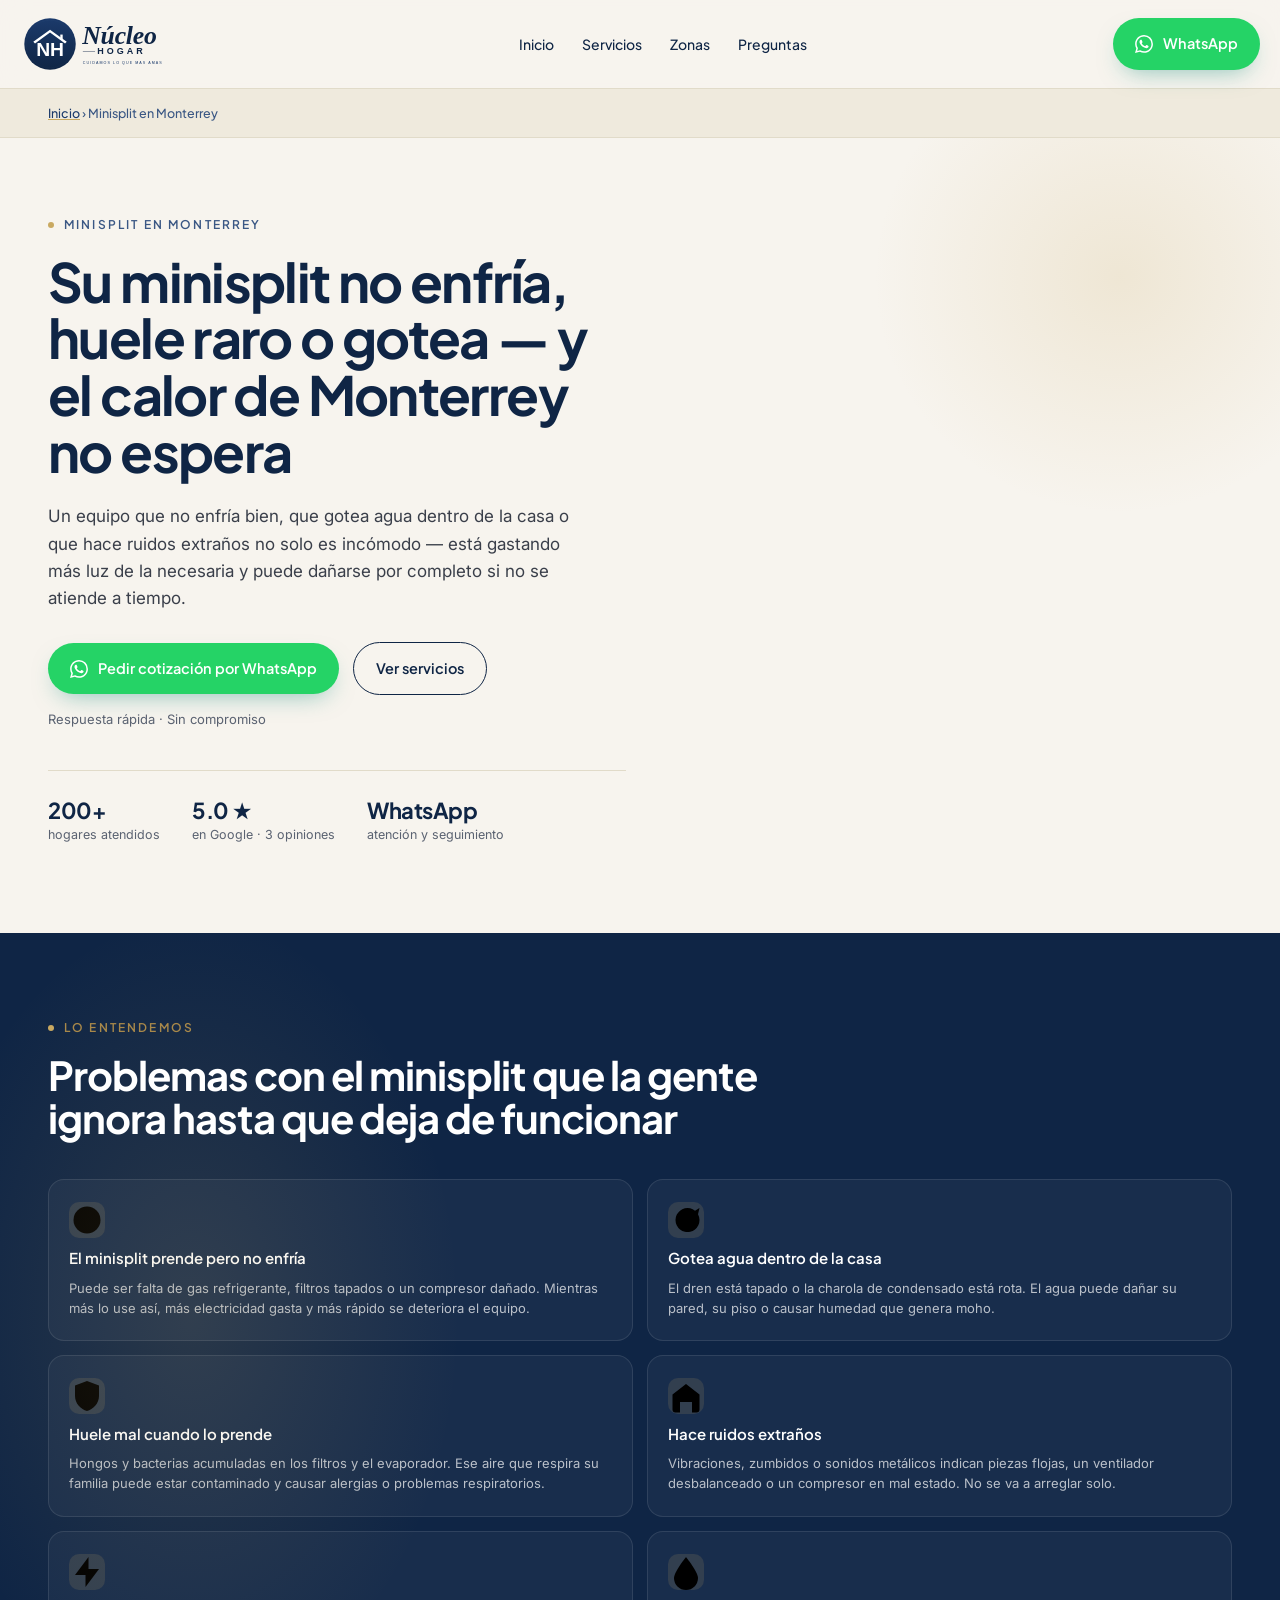
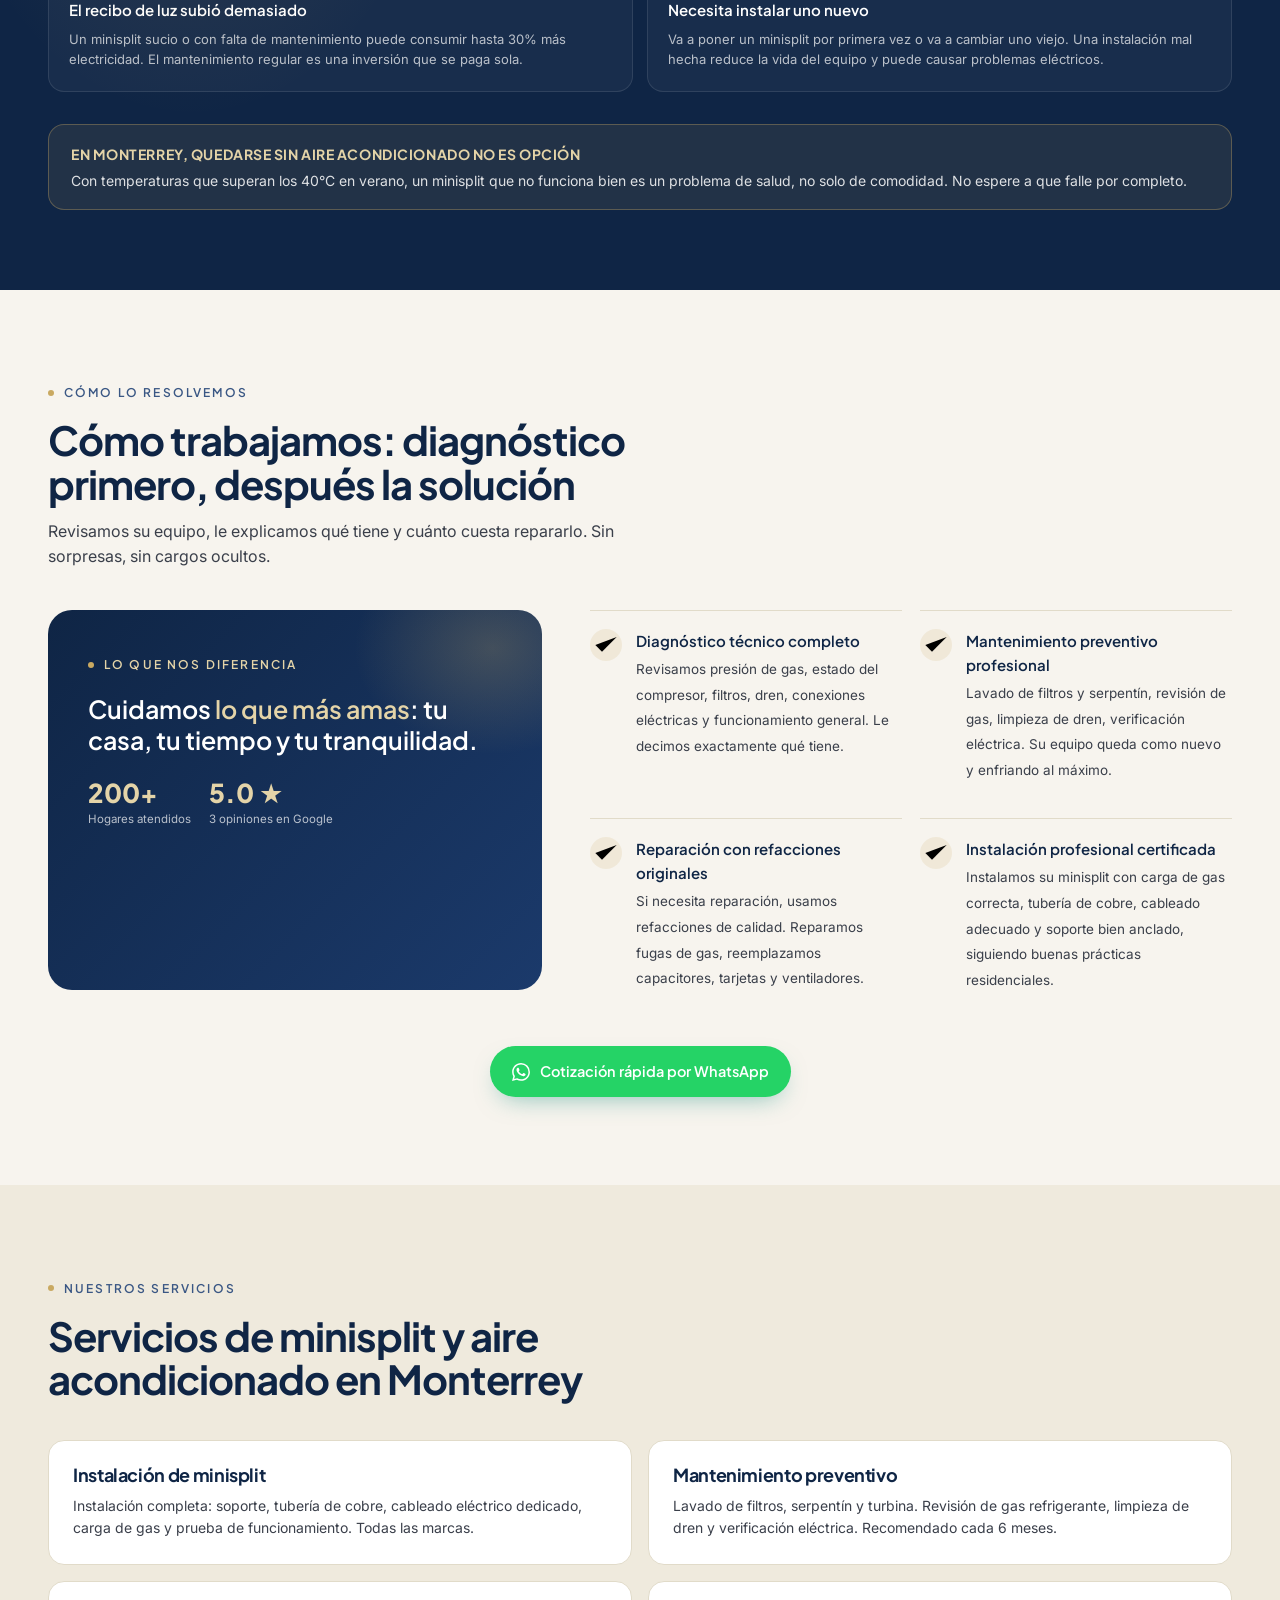
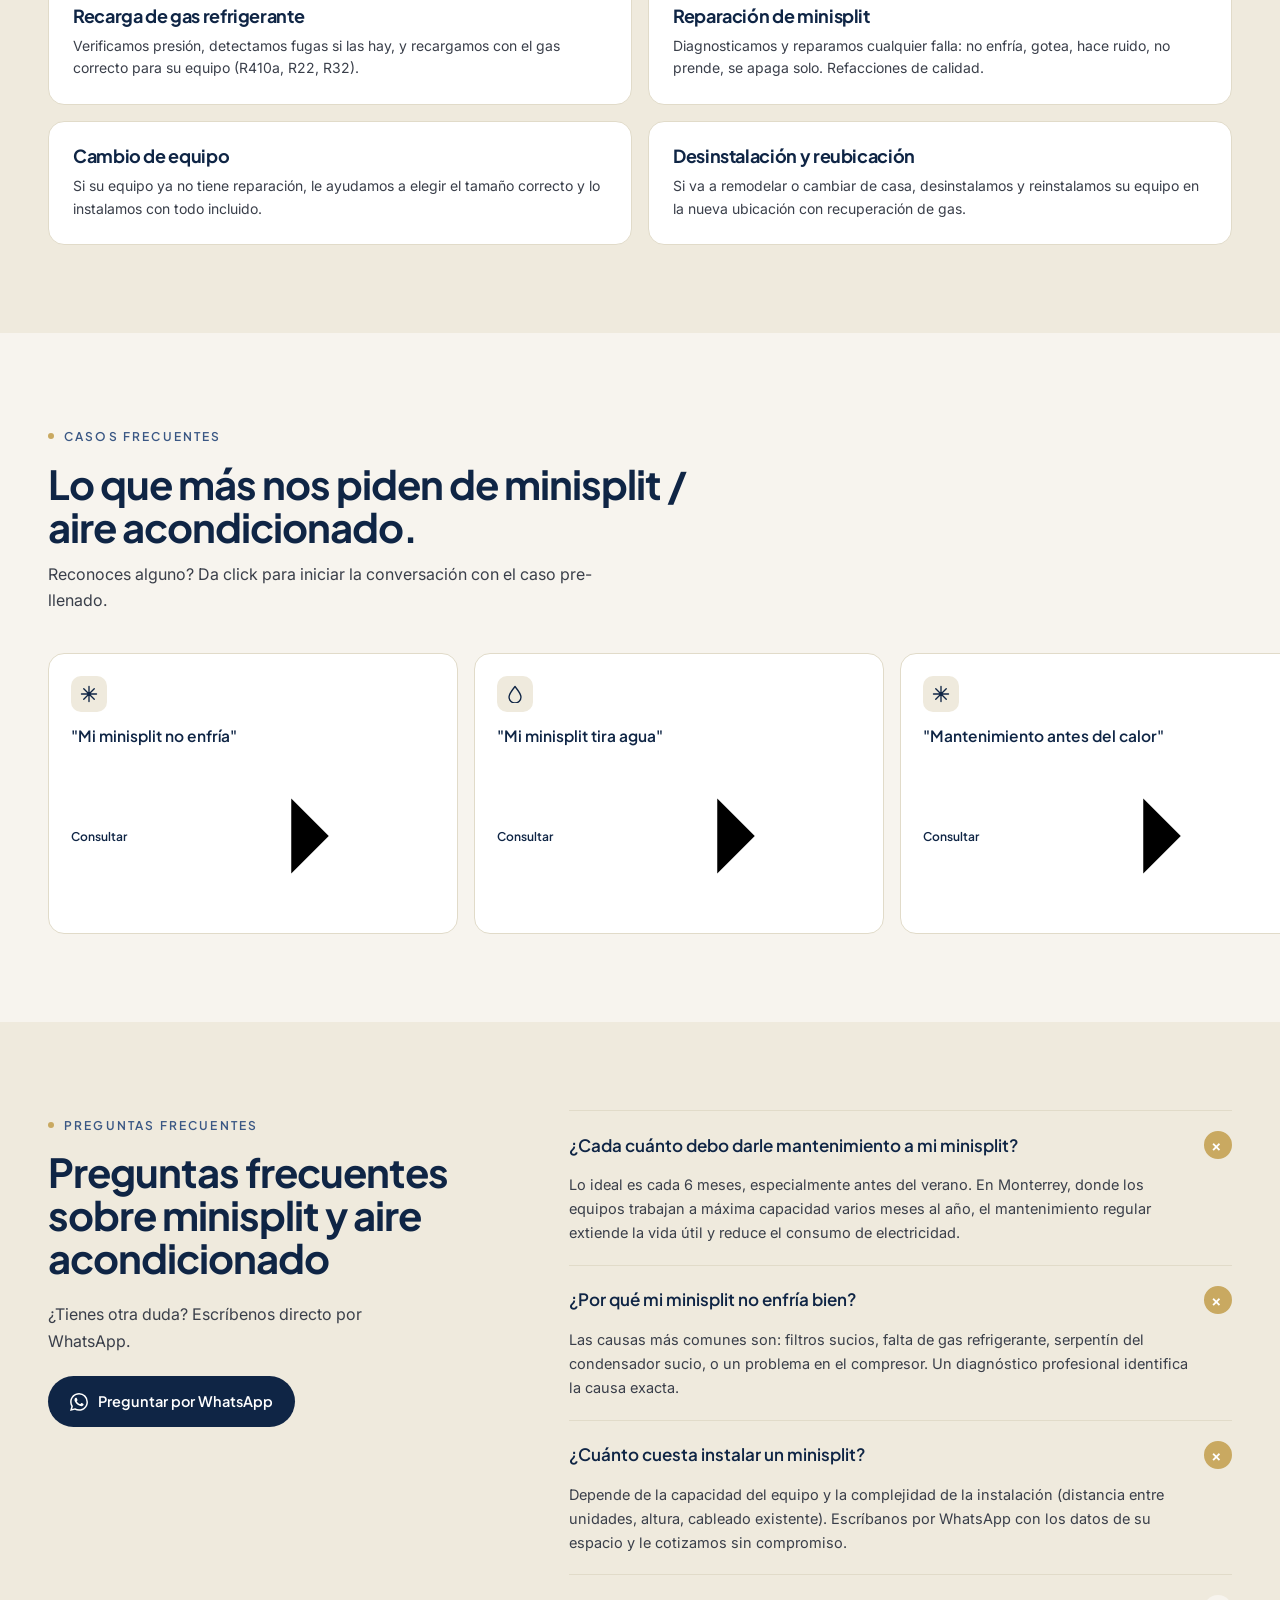
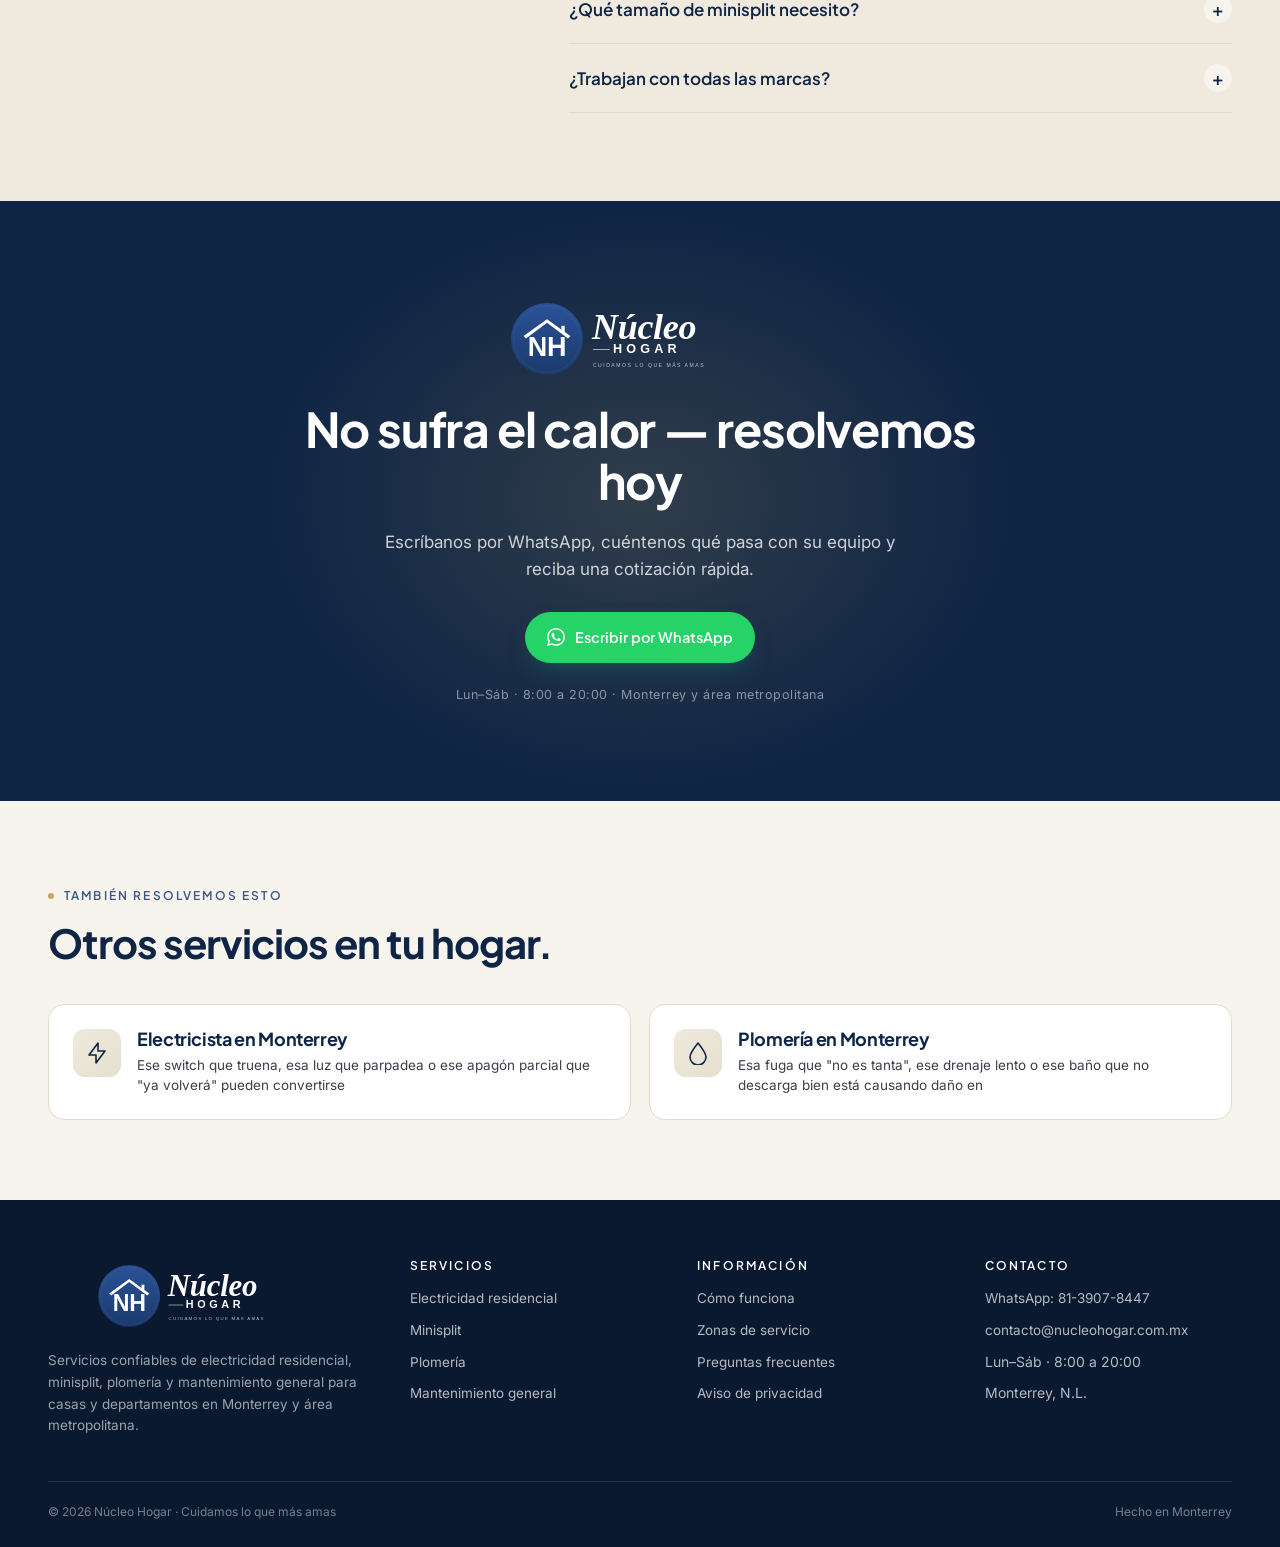
<file: minisplit-monterrey/index.html>
<!DOCTYPE html>
<html lang="es-MX">
<head>
  <script async src="https://www.googletagmanager.com/gtag/js?id=G-WJDX79TCKH"></script>
  <script>
    window.dataLayer = window.dataLayer || [];
    function gtag(){dataLayer.push(arguments);}
    gtag('js', new Date());
    gtag('config', 'G-WJDX79TCKH');
  </script>
  <meta charset="UTF-8">
  <meta name="viewport" content="width=device-width, initial-scale=1.0">
  <title>Minisplit en Monterrey | Instalación y Mantenimiento | Núcleo Hogar</title>
  <meta name="description" content="Mantenimiento, instalación y reparación de minisplits en Monterrey. Lavado profundo, recarga de gas, diagnóstico y atención por WhatsApp para que tu casa esté fresca todo el año.">
  <meta name="keywords" content="minisplit monterrey, instalación minisplit monterrey, mantenimiento minisplit monterrey, reparación minisplit monterrey, aire acondicionado monterrey">
  <link rel="canonical" href="https://nucleohogar.com.mx/minisplit-monterrey/">
  <link rel="icon" href="/favicon.ico" sizes="any">
  <link rel="apple-touch-icon" href="/apple-touch-icon.png">
  
  <meta property="og:title" content="Minisplit en Monterrey | Instalación y Mantenimiento | Núcleo Hogar">
  <meta property="og:description" content="Mantenimiento, instalación y reparación de minisplits en Monterrey. Lavado profundo, recarga de gas, diagnóstico y atención por WhatsApp para que tu casa esté fresca todo el año.">
  <meta property="og:type" content="website">
  <meta property="og:url" content="https://nucleohogar.com.mx/minisplit-monterrey/">
  <meta property="og:locale" content="es_MX">
  <meta property="og:site_name" content="Núcleo Hogar">
  <meta property="og:image" content="https://nucleohogar.com.mx/og-default.jpg">
  <meta name="twitter:card" content="summary_large_image">
  <meta name="twitter:title" content="Minisplit en Monterrey | Instalación y Mantenimiento | Núcleo Hogar">
  <meta name="twitter:description" content="Mantenimiento, instalación y reparación de minisplits en Monterrey. Lavado profundo, recarga de gas, diagnóstico y atención por WhatsApp para que tu casa esté fresca todo el año.">
  <meta name="twitter:image" content="https://nucleohogar.com.mx/og-default.jpg">
  <meta name="robots" content="index, follow, max-image-preview:large">
  <link rel="preconnect" href="https://fonts.googleapis.com">
  <link rel="preconnect" href="https://fonts.gstatic.com" crossorigin>
  <link href="https://fonts.googleapis.com/css2?family=Plus+Jakarta+Sans:wght@500;600;700;800&family=Inter:wght@400;500;600&display=swap" rel="stylesheet">
  <style>
:root{
  --navy:#0F2545;--navy-2:#1B3A6B;--navy-3:#2A5298;--navy-soft:#3a5784;
  --gold:#C9A961;--gold-soft:#E4D4A8;--gold-deep:#a8884a;
  --ink:#0a1628;--body:#3a3f4a;--body-2:#5a6271;--muted:#8a8478;
  --paper:#F7F4EE;--paper-2:#EFEADD;--paper-3:#E6DFCE;
  --line:#e1dbc9;--line-2:#c8bfa9;
  --wa:#25D366;--wa-d:#128C7E;
  --display:'Plus Jakarta Sans',system-ui,sans-serif;
  --body-font:'Inter',system-ui,sans-serif;
  --r-sm:10px;--r:16px;--r-lg:24px;
}
*,*::before,*::after{box-sizing:border-box;margin:0;padding:0}
html{scroll-behavior:smooth}
body{font-family:var(--body-font);background:var(--paper);color:var(--body);-webkit-font-smoothing:antialiased;font-size:16px;line-height:1.6}
img{max-width:100%;display:block}
a{color:inherit;text-decoration:none}
button{font-family:inherit}
.container{max-width:1240px;margin:0 auto;padding:0 28px}
h1,h2,h3,h4,h5{font-family:var(--display);color:var(--navy);margin:0;font-weight:700;letter-spacing:-0.022em;line-height:1.08}
h1{font-size:clamp(32px,4.6vw,54px);letter-spacing:-0.03em;line-height:1.05}
h2{font-size:clamp(26px,3.2vw,40px);letter-spacing:-0.025em;line-height:1.08}
h3{font-size:clamp(19px,2vw,24px);letter-spacing:-0.02em}
h4{font-size:17px;letter-spacing:-0.01em;font-weight:600}
p{margin:0}
.lead{font-size:17px;line-height:1.6;color:var(--body)}
.eyebrow{font-family:var(--display);font-weight:600;font-size:12px;letter-spacing:0.18em;text-transform:uppercase;color:var(--navy-soft);display:inline-flex;align-items:center}
.eyebrow .dot{display:inline-block;width:6px;height:6px;border-radius:50%;background:var(--gold);margin-right:10px;vertical-align:middle}
.eyebrow.gold{color:var(--gold-deep)}
.eyebrow.light{color:var(--gold-soft)}
.btn{display:inline-flex;align-items:center;gap:10px;padding:14px 22px;border-radius:999px;font-family:var(--display);font-weight:600;font-size:14.5px;text-decoration:none;border:none;cursor:pointer;transition:transform .15s ease,box-shadow .2s ease,background .2s ease,color .2s ease}
.btn:hover{transform:translateY(-1px)}
.btn-wa{background:var(--wa);color:#fff;box-shadow:0 10px 24px -10px rgba(18,140,126,0.5)}
.btn-wa:hover{background:var(--wa-d);box-shadow:0 14px 28px -12px rgba(18,140,126,0.65)}
.btn-navy{background:var(--navy);color:#fff}
.btn-navy:hover{background:var(--navy-2)}
.btn-ghost{background:transparent;color:var(--navy);border:1.5px solid var(--navy)}
.btn-ghost:hover{background:var(--navy);color:#fff}
.btn-link{font-family:var(--display);color:var(--navy);font-weight:600;font-size:13.5px;border-bottom:1.5px solid var(--gold);padding-bottom:2px;display:inline-flex;align-items:center;gap:6px}
.btn-link:hover{color:var(--navy-2);border-color:var(--navy-2)}
.btn .ico-wa,.btn-link .ico-arrow{width:18px;height:18px;fill:currentColor}
.btn-link .ico-arrow{stroke:currentColor;fill:none;stroke-width:2;width:14px;height:14px}
.btn-microcopy{font-size:13px;color:var(--body-2);margin-top:14px}
.btn-microcopy-light{color:rgba(255,255,255,0.6)}

header.nav{position:sticky;top:0;z-index:50;background:rgba(247,244,238,0.92);backdrop-filter:saturate(140%) blur(14px);-webkit-backdrop-filter:saturate(140%) blur(14px);border-bottom:1px solid var(--line)}
.nav-inner{display:flex;align-items:center;justify-content:space-between;padding:14px 0;gap:24px}
.brand{display:flex;align-items:center;text-decoration:none}
.brand img.brand-logo{height:60px;width:auto;display:block}
nav.links{display:flex;gap:28px;align-items:center}
nav.links a{color:var(--navy);font-size:14px;font-weight:500;font-family:var(--display);position:relative}
nav.links a:hover{color:var(--navy-2)}
nav.links a:after{content:"";position:absolute;left:0;right:0;bottom:-6px;height:2px;background:var(--gold);transform:scaleX(0);transform-origin:left;transition:transform .25s ease}
nav.links a:hover:after{transform:scaleX(1)}
.menu-toggle{display:none;background:none;border:none;cursor:pointer;padding:.5rem;color:var(--navy)}

.breadcrumb{background:var(--paper-2);font-size:12.5px;font-family:var(--display);font-weight:500;color:var(--navy-soft);padding:14px 0;border-bottom:1px solid var(--line)}
.breadcrumb a{color:var(--navy-2);text-decoration:underline;text-decoration-color:var(--gold)}
.breadcrumb a:hover{color:var(--navy)}

section.hero{padding:72px 0 88px;position:relative;overflow:hidden}
.hero::before{content:"";position:absolute;right:-15%;top:-25%;width:55%;height:85%;background:radial-gradient(closest-side,rgba(201,169,97,0.18),transparent 70%);pointer-events:none}
.hero-grid{display:grid;grid-template-columns:1.05fr 1fr;gap:56px;align-items:center}
.hero .eyebrow{margin-bottom:18px}
.hero h1 em{font-style:normal;color:var(--navy-2);position:relative;display:inline-block}
.hero h1 em::after{content:"";position:absolute;left:-2%;right:-2%;bottom:0.06em;height:0.18em;background:var(--gold);opacity:0.55;z-index:-1;border-radius:2px}
.hero .lead{margin:24px 0 30px;max-width:540px;color:var(--body)}
.hero .ctas{display:flex;gap:14px;flex-wrap:wrap;align-items:center}
.hero-visual{position:relative;height:480px;border-radius:var(--r-lg);overflow:hidden;border:1px solid var(--line);box-shadow:0 30px 60px -28px rgba(15,37,69,0.22)}
.hero-visual img{width:100%;height:100%;object-fit:cover}
.hero-visual .badge{position:absolute;left:18px;bottom:18px;background:#fff;border-radius:var(--r);padding:14px 18px;box-shadow:0 26px 50px -22px rgba(15,37,69,0.28);display:flex;align-items:center;gap:12px;border:1px solid var(--line);max-width:78%}
.hero-visual .badge .wa-ico{width:40px;height:40px;border-radius:50%;background:var(--wa);display:flex;align-items:center;justify-content:center;flex-shrink:0}
.hero-visual .badge .wa-ico svg{width:20px;height:20px;fill:#fff}
.hero-visual .badge b{font-size:13.5px;color:var(--navy);display:block;font-weight:600;font-family:var(--display)}
.hero-visual .badge span{font-size:11.5px;color:var(--body-2)}
.hero .trust-row{display:flex;gap:32px;margin-top:40px;padding-top:28px;border-top:1px solid var(--line);max-width:580px;flex-wrap:wrap}
.hero .trust-row .t{display:flex;flex-direction:column;gap:4px}
.hero .trust-row .t b{font-family:var(--display);font-weight:700;color:var(--navy);font-size:22px;line-height:1;letter-spacing:-0.02em}
.hero .trust-row .t span{font-size:12.5px;color:var(--body-2)}

section.pain{background:var(--navy);color:#e9eef7;padding:80px 0;position:relative;overflow:hidden}
section.pain::before{content:"";position:absolute;left:-15%;top:-20%;width:60%;height:120%;background:radial-gradient(closest-side,rgba(201,169,97,0.14),transparent 70%);pointer-events:none}
.pain-head{max-width:760px;position:relative;margin-bottom:40px}
section.pain h2{color:#fff;margin-top:14px}
section.pain .lead{color:rgba(255,255,255,0.78);margin-top:18px;font-size:16.5px}
.pain-bullets{display:grid;grid-template-columns:repeat(2,1fr);gap:14px}
.pain-bullet{background:rgba(255,255,255,0.04);border:1px solid rgba(255,255,255,0.1);border-radius:var(--r);padding:22px 20px;display:flex;flex-direction:column;gap:10px;transition:background .25s ease,border-color .25s ease,transform .2s ease}
.pain-bullet:hover{background:rgba(255,255,255,0.06);border-color:rgba(201,169,97,0.4);transform:translateY(-2px)}
.pain-bullet .ico{width:36px;height:36px;border-radius:10px;background:rgba(201,169,97,0.14);color:var(--gold);display:flex;align-items:center;justify-content:center;font-size:18px}
.pain-bullet b{font-family:var(--display);color:#fff;font-size:15px;font-weight:600;line-height:1.3}
.pain-bullet span{font-size:13px;color:rgba(255,255,255,0.7);line-height:1.55}
.alerta-peligro{margin-top:32px;padding:18px 22px;background:rgba(201,169,97,0.1);border:1px solid rgba(201,169,97,0.35);border-radius:var(--r);color:#fff}
.alerta-peligro strong{color:var(--gold-soft);display:block;margin-bottom:4px;font-family:var(--display);font-size:14px;letter-spacing:0.04em;text-transform:uppercase}
.alerta-peligro p{color:rgba(255,255,255,0.85);font-size:14px;line-height:1.5}

section.solucion{padding:88px 0;background:var(--paper)}
.solucion-grid{display:grid;grid-template-columns:1fr 1.3fr;gap:48px;align-items:start;margin-top:36px}
.solucion-visual{background:linear-gradient(135deg,var(--navy),var(--navy-2));border-radius:var(--r-lg);padding:40px;color:#fff;position:relative;overflow:hidden;min-height:380px;display:flex;flex-direction:column;justify-content:space-between}
.solucion-visual::before{content:"";position:absolute;right:-30%;top:-30%;width:80%;height:80%;background:radial-gradient(closest-side,rgba(201,169,97,0.25),transparent 70%)}
.solucion-visual .quote-big{font-family:var(--display);font-weight:600;font-size:25px;line-height:1.25;color:#fff;position:relative;margin-top:18px}
.solucion-visual .quote-big .gold{color:var(--gold-soft)}
.solucion-visual .stats{margin-top:24px;display:flex;gap:18px;flex-wrap:wrap;position:relative}
.solucion-visual .stats .stat b{display:block;font-family:var(--display);font-weight:800;font-size:26px;color:var(--gold-soft);line-height:1}
.solucion-visual .stats .stat span{font-size:11.5px;color:rgba(255,255,255,0.7);margin-top:4px;display:block}
.solucion-points{display:grid;grid-template-columns:1fr 1fr;gap:18px;margin-top:0}
.sol-point{display:flex;gap:14px;align-items:start;padding:18px 0;border-top:1px solid var(--line)}
.sol-point .check{width:32px;height:32px;border-radius:50%;background:rgba(201,169,97,0.15);color:var(--gold-deep);display:flex;align-items:center;justify-content:center;flex-shrink:0;font-weight:700}
.sol-point b{font-family:var(--display);font-size:15px;color:var(--navy);display:block;font-weight:600;margin-bottom:3px}
.sol-point span{font-size:13.5px;color:var(--body);line-height:1.55}

section.detalles{padding:88px 0;background:var(--paper-2)}
.section-head{display:flex;justify-content:space-between;align-items:end;gap:36px;margin-bottom:40px;flex-wrap:wrap}
.section-head .left{max-width:680px}
.section-head .left .eyebrow{margin-bottom:16px}
.section-head .left p{margin-top:14px;font-size:16px;color:var(--body);max-width:580px;line-height:1.6}
.detalle-grid{display:grid;grid-template-columns:repeat(2,1fr);gap:16px}
.detalle-card{background:#fff;border:1px solid var(--line);border-radius:var(--r);padding:24px;display:flex;flex-direction:column;gap:10px;transition:border-color .2s ease,transform .2s ease}
.detalle-card:hover{border-color:var(--line-2);transform:translateY(-2px)}
.detalle-card h3{font-size:18px;color:var(--navy);font-family:var(--display);font-weight:700}
.detalle-card p{color:var(--body);font-size:14px;line-height:1.6}

section.cases{padding:88px 0;background:var(--paper)}
.case-grid{display:grid;grid-template-columns:repeat(3,1fr);gap:16px;margin-top:32px}
.case-card{background:#fff;border:1px solid var(--line);border-radius:var(--r);padding:22px;display:flex;flex-direction:column;gap:14px;transition:border-color .2s ease,transform .2s ease,box-shadow .2s ease;text-decoration:none;color:inherit}
.case-card:hover{border-color:var(--gold);transform:translateY(-2px);box-shadow:0 18px 32px -20px rgba(15,37,69,0.16)}
.case-card .ico-mini{width:36px;height:36px;border-radius:10px;background:var(--paper-2);color:var(--navy);display:flex;align-items:center;justify-content:center}
.case-card .ico-mini svg{width:18px;height:18px;stroke:currentColor;fill:none;stroke-width:1.8}
.case-card .q{font-family:var(--display);font-weight:600;font-size:15.5px;color:var(--navy);line-height:1.35}
.case-card .arrow{margin-top:auto;display:flex;align-items:center;gap:8px;font-size:12px;color:var(--navy);font-weight:600;font-family:var(--display)}

section.faq{padding:88px 0;background:var(--paper-2)}
.faq-grid{display:grid;grid-template-columns:1fr 1.4fr;gap:48px}
details.faq-item{border-top:1px solid var(--line);padding:20px 0}
details.faq-item:last-child{border-bottom:1px solid var(--line)}
details.faq-item summary{list-style:none;display:flex;justify-content:space-between;align-items:center;gap:24px;font-family:var(--display);font-weight:600;font-size:17px;color:var(--navy);line-height:1.35;cursor:pointer}
details.faq-item summary::-webkit-details-marker{display:none}
details.faq-item summary .plus{width:28px;height:28px;border-radius:50%;background:var(--paper);color:var(--navy);display:flex;align-items:center;justify-content:center;font-size:18px;flex-shrink:0;transition:transform .25s ease,background .2s ease}
details.faq-item[open] summary .plus{transform:rotate(45deg);background:var(--gold);color:#fff}
details.faq-item p{margin:14px 0 0;font-size:14.5px;color:var(--body);line-height:1.65;padding-right:32px}

section.final-cta{padding:96px 0;background:var(--navy);color:#fff;text-align:center;position:relative;overflow:hidden}
section.final-cta::before{content:"";position:absolute;left:50%;top:50%;transform:translate(-50%,-50%);width:85%;height:140%;background:radial-gradient(closest-side,rgba(201,169,97,0.18),transparent 70%)}
.final-cta-inner{position:relative;max-width:780px;margin:0 auto;padding:0 24px}
.final-cta-logo{height:84px;width:auto;margin:0 auto 22px}
.final-cta h2{color:#fff;font-size:clamp(30px,4.2vw,48px)}
.final-cta p{font-size:17px;color:rgba(255,255,255,0.78);margin:22px auto 28px;max-width:520px;line-height:1.6}
.final-cta .small{margin-top:22px;font-size:12.5px;color:rgba(255,255,255,0.5);letter-spacing:0.04em}

section.otros{padding:80px 0;background:var(--paper)}
.otros-grid{display:grid;grid-template-columns:repeat(2,1fr);gap:18px;margin-top:32px}
.otro-card{background:#fff;border:1px solid var(--line);border-radius:var(--r);padding:24px;display:flex;gap:16px;align-items:start;text-decoration:none;color:inherit;transition:border-color .2s ease,transform .2s ease}
.otro-card:hover{border-color:var(--line-2);transform:translateY(-2px)}
.otro-card .ico-sm{width:48px;height:48px;border-radius:12px;background:linear-gradient(135deg,var(--paper-2),var(--paper-3));color:var(--navy);display:flex;align-items:center;justify-content:center;flex-shrink:0}
.otro-card .ico-sm svg{width:24px;height:24px;stroke:currentColor;fill:none;stroke-width:1.6}
.otro-card h3{font-size:18px;margin-bottom:6px}
.otro-card p{color:var(--body);font-size:13.5px;line-height:1.5}

footer.site{padding:60px 0 26px;background:#0a1830;color:rgba(255,255,255,0.7);font-size:14px}
.footer-grid{display:grid;grid-template-columns:1.3fr 1fr 1fr 1fr;gap:40px}
.footer-brand{display:flex;flex-direction:column;gap:18px;max-width:340px}
.footer-brand img.footer-logo{height:72px;width:auto;display:block}
.footer-brand p{margin:0;color:rgba(255,255,255,0.6);font-size:13.5px;line-height:1.6}
footer.site h5{font-family:var(--display);color:#fff;font-size:12px;letter-spacing:0.18em;text-transform:uppercase;margin:0 0 14px;font-weight:600}
footer.site ul{list-style:none;padding:0;margin:0;display:flex;flex-direction:column;gap:9px}
footer.site ul li a{color:rgba(255,255,255,0.7);font-size:13.5px}
footer.site ul li a:hover{color:var(--gold-soft)}
.footer-bottom{margin-top:44px;padding-top:20px;border-top:1px solid rgba(255,255,255,0.1);display:flex;justify-content:space-between;gap:24px;flex-wrap:wrap;font-size:12px;color:rgba(255,255,255,0.45)}

.wa-float{position:fixed;right:24px;bottom:24px;z-index:80;background:var(--wa);color:#fff;border-radius:999px;padding:14px 22px 14px 16px;display:flex;align-items:center;gap:12px;box-shadow:0 14px 28px -12px rgba(18,140,126,0.55);text-decoration:none;font-weight:600;font-size:14px;font-family:var(--display);transition:opacity .3s,transform .2s ease}
.wa-float:hover{transform:translateY(-2px)}
.wa-float svg{width:24px;height:24px;fill:#fff}
.wa-float.hidden{opacity:0;pointer-events:none}

@media (max-width:1100px){.pain-bullets{grid-template-columns:repeat(2,1fr)}.case-grid{grid-template-columns:repeat(2,1fr)}.detalle-grid{grid-template-columns:1fr}}
@media (max-width:1024px){.hero-grid{grid-template-columns:1fr;gap:36px}.hero-visual{height:340px}.solucion-grid,.faq-grid{grid-template-columns:1fr;gap:32px}.solucion-points{grid-template-columns:1fr}.footer-grid{grid-template-columns:1fr 1fr;gap:32px}.otros-grid{grid-template-columns:1fr}}
@media (max-width:767px){
  .container{padding:0 20px}
  nav.links{display:none;position:absolute;top:100%;left:0;right:0;background:var(--paper);flex-direction:column;padding:18px 20px 22px;gap:0;border-top:1px solid var(--line);box-shadow:0 12px 28px rgba(15,37,69,0.12)}
  nav.links.open{display:flex}
  nav.links a{padding:14px 0;border-bottom:1px solid var(--line);width:100%;font-size:15px}
  nav.links a:last-of-type{border-bottom:none}
  nav.links a:after{display:none}
  .menu-toggle{display:block}
  .nav-cta-desktop{display:none}
  .hero{padding:40px 0 56px}
  .pain-bullets{grid-template-columns:1fr}
  .case-grid{grid-template-columns:1fr}
  section.pain,section.solucion,section.detalles,section.faq,section.cases,section.otros{padding:56px 0}
  section.final-cta{padding:64px 0}
  .wa-float span{display:none}
  .wa-float{padding:14px;border-radius:50%}
  .brand img.brand-logo{height:48px}
  .footer-brand img.footer-logo{height:62px}
}
</style>
</head>
<body>

<svg width="0" height="0" style="position:absolute" aria-hidden="true">
  <defs>
    <symbol id="ico-wa" viewBox="0 0 24 24"><path d="M17.472 14.382c-.297-.149-1.758-.867-2.03-.967-.273-.099-.471-.148-.67.15-.197.297-.767.966-.94 1.164-.173.199-.347.223-.644.075-.297-.15-1.255-.463-2.39-1.475-.883-.788-1.48-1.761-1.653-2.059-.173-.297-.018-.458.13-.606.134-.133.298-.347.446-.52.149-.174.198-.298.298-.497.099-.198.05-.371-.025-.52-.075-.149-.669-1.612-.916-2.207-.242-.579-.487-.5-.669-.51l-.57-.01c-.198 0-.52.074-.792.372-.272.297-1.04 1.016-1.04 2.479 0 1.462 1.065 2.875 1.213 3.074.149.198 2.096 3.2 5.077 4.487.709.306 1.262.489 1.694.625.712.227 1.36.195 1.871.118.571-.085 1.758-.719 2.006-1.413.247-.694.247-1.289.173-1.413-.074-.124-.272-.198-.57-.347m-5.421 7.403h-.004a9.87 9.87 0 01-5.031-1.378l-.361-.214-3.741.982.998-3.648-.235-.374a9.86 9.86 0 01-1.51-5.26c.001-5.45 4.436-9.884 9.888-9.884 2.64 0 5.122 1.03 6.988 2.898a9.825 9.825 0 012.893 6.994c-.003 5.45-4.437 9.884-9.885 9.884m8.413-18.297A11.815 11.815 0 0012.05 0C5.495 0 .16 5.335.157 11.892c0 2.096.547 4.142 1.588 5.945L.057 24l6.305-1.654a11.882 11.882 0 005.683 1.448h.005c6.554 0 11.89-5.335 11.893-11.893a11.821 11.821 0 00-3.48-8.413Z"/></symbol>
    <symbol id="ico-bolt" viewBox="0 0 24 24"><path d="M13 2 L4 14 L11 14 L11 22 L20 10 L13 10 Z" stroke-linejoin="round"/></symbol>
    <symbol id="ico-snow" viewBox="0 0 24 24"><path d="M12 2v20M2 12h20M5 5l14 14M19 5L5 19" stroke-linecap="round"/></symbol>
    <symbol id="ico-drop" viewBox="0 0 24 24"><path d="M12 2 C 12 2, 4 12, 4 16 a8 8 0 0 0 16 0 C 20 12, 12 2, 12 2 Z" stroke-linejoin="round"/></symbol>
    <symbol id="ico-wrench" viewBox="0 0 24 24"><path d="M14.7 6.3a4.5 4.5 0 0 1 6 6L19 14l-9 9-3-3 9-9 1.7-1.7Z M5 19l3 3" stroke-linejoin="round"/></symbol>
    <symbol id="ico-arrow" viewBox="0 0 24 24"><path d="M5 12h14M13 6l6 6-6 6" stroke-linecap="round" stroke-linejoin="round"/></symbol>
    <symbol id="ico-check" viewBox="0 0 24 24"><path d="M4 12l5 5L20 6" stroke-linecap="round" stroke-linejoin="round"/></symbol>
    <symbol id="ico-chat" viewBox="0 0 24 24"><path d="M21 12a8 8 0 1 1-3-6.2L21 4l-1 4.2A8 8 0 0 1 21 12Z" stroke-linejoin="round"/></symbol>
    <symbol id="ico-clock" viewBox="0 0 24 24"><circle cx="12" cy="12" r="9"/><path d="M12 7v5l3 2" stroke-linecap="round"/></symbol>
    <symbol id="ico-shield" viewBox="0 0 24 24"><path d="M12 2 4 5v7c0 5 4 9 8 10 4-1 8-5 8-10V5l-8-3Z M9 12l2 2 4-4" stroke-linejoin="round" stroke-linecap="round"/></symbol>
    <symbol id="ico-home" viewBox="0 0 24 24"><path d="M3 11l9-7 9 7v10a2 2 0 0 1-2 2h-3v-7H8v7H5a2 2 0 0 1-2-2V11Z" stroke-linejoin="round"/></symbol>
  </defs>
</svg>


<header class="nav">
  <div class="container nav-inner">
    <a href="/" class="brand" aria-label="Núcleo Hogar — Cuidamos lo que más amas">
      <img src="/nucleo-hogar-horizontal.svg" alt="Núcleo Hogar — Cuidamos lo que más amas" class="brand-logo" width="240" height="60">
    </a>
    <button class="menu-toggle" aria-label="Abrir menú" onclick="document.querySelector('nav.links').classList.toggle('open')">
      <svg xmlns="http://www.w3.org/2000/svg" width="28" height="28" viewBox="0 0 24 24" fill="none" stroke="currentColor" stroke-width="2" stroke-linecap="round"><line x1="3" y1="6" x2="21" y2="6"/><line x1="3" y1="12" x2="21" y2="12"/><line x1="3" y1="18" x2="21" y2="18"/></svg>
    </button>
    <nav class="links">
      <a href="/">Inicio</a>
      <a href="/#servicios">Servicios</a>
      <a href="/#zonas">Zonas</a>
      <a href="/#faq">Preguntas</a>
    </nav>
    <a href="https://wa.me/528139078447?text=Hola%2C%20vi%20su%20p%C3%A1gina%20y%20necesito%20ayuda%20con%20un%20tema%20en%20mi%20casa" class="btn btn-wa nav-cta-desktop" target="_blank" rel="noopener">
      <svg class="ico-wa"><use href="#ico-wa"/></svg>
      WhatsApp
    </a>
  </div>
</header>

<div class="breadcrumb">
  <div class="container">
    <a href="/">Inicio</a> &rsaquo; <span>Minisplit en Monterrey</span>
  </div>
</div>

<section class="hero" id="inicio">
  <div class="container hero-grid">
    <div>
      <div class="eyebrow"><span class="dot"></span>Minisplit en Monterrey</div>
      <h1>Su minisplit no enfría, huele raro o gotea — y el calor de Monterrey no espera</h1>
      <p class="lead">Un equipo que no enfría bien, que gotea agua dentro de la casa o que hace ruidos extraños no solo es incómodo — está gastando más luz de la necesaria y puede dañarse por completo si no se atiende a tiempo.</p>
      <div class="ctas">
        <a href="https://wa.me/528139078447?text=Hola%2C%20necesito%20servicio%20de%20minisplit%20en%20Monterrey" class="btn btn-wa" target="_blank" rel="noopener">
          <svg class="ico-wa"><use href="#ico-wa"/></svg>
          Pedir cotización por WhatsApp
        </a>
        <a href="#detalles" class="btn btn-ghost">Ver servicios</a>
      </div>
      <p class="btn-microcopy">Respuesta rápida · Sin compromiso</p>
      <div class="trust-row">
        <div class="t"><b>200+</b><span>hogares atendidos</span></div>
        <div class="t"><b>5.0 ★</b><span>en Google · 3 opiniones</span></div>
        <div class="t"><b>WhatsApp</b><span>atención y seguimiento</span></div>
      </div>
    </div>
    
  </div>
</section>

<section class="pain">
  <div class="container">
    <div class="pain-head">
      <div class="eyebrow gold"><span class="dot"></span>Lo entendemos</div>
      <h2>Problemas con el minisplit que la gente ignora hasta que deja de funcionar</h2>
    </div>
    <div class="pain-bullets">
        <div class="pain-bullet">
      <div class="ico"><svg><use href="#ico-clock"/></svg></div>
      <b>El minisplit prende pero no enfría</b>
      <span>Puede ser falta de gas refrigerante, filtros tapados o un compresor dañado. Mientras más lo use así, más electricidad gasta y más rápido se deteriora el equipo.</span>
    </div>
        <div class="pain-bullet">
      <div class="ico"><svg><use href="#ico-chat"/></svg></div>
      <b>Gotea agua dentro de la casa</b>
      <span>El dren está tapado o la charola de condensado está rota. El agua puede dañar su pared, su piso o causar humedad que genera moho.</span>
    </div>
        <div class="pain-bullet">
      <div class="ico"><svg><use href="#ico-shield"/></svg></div>
      <b>Huele mal cuando lo prende</b>
      <span>Hongos y bacterias acumuladas en los filtros y el evaporador. Ese aire que respira su familia puede estar contaminado y causar alergias o problemas respiratorios.</span>
    </div>
        <div class="pain-bullet">
      <div class="ico"><svg><use href="#ico-home"/></svg></div>
      <b>Hace ruidos extraños</b>
      <span>Vibraciones, zumbidos o sonidos metálicos indican piezas flojas, un ventilador desbalanceado o un compresor en mal estado. No se va a arreglar solo.</span>
    </div>
        <div class="pain-bullet">
      <div class="ico"><svg><use href="#ico-bolt"/></svg></div>
      <b>El recibo de luz subió demasiado</b>
      <span>Un minisplit sucio o con falta de mantenimiento puede consumir hasta 30% más electricidad. El mantenimiento regular es una inversión que se paga sola.</span>
    </div>
        <div class="pain-bullet">
      <div class="ico"><svg><use href="#ico-drop"/></svg></div>
      <b>Necesita instalar uno nuevo</b>
      <span>Va a poner un minisplit por primera vez o va a cambiar uno viejo. Una instalación mal hecha reduce la vida del equipo y puede causar problemas eléctricos.</span>
    </div>
    </div>
        <div class="alerta-peligro">
          <strong>En Monterrey, quedarse sin aire acondicionado no es opción</strong>
          <p>Con temperaturas que superan los 40°C en verano, un minisplit que no funciona bien es un problema de salud, no solo de comodidad. No espere a que falle por completo.</p>
        </div>
  </div>
</section>

<section class="solucion">
  <div class="container">
    <div class="section-head">
      <div class="left">
        <div class="eyebrow"><span class="dot"></span>Cómo lo resolvemos</div>
        <h2>Cómo trabajamos: diagnóstico primero, después la solución</h2>
        <p>Revisamos su equipo, le explicamos qué tiene y cuánto cuesta repararlo. Sin sorpresas, sin cargos ocultos.</p>
      </div>
    </div>
    <div class="solucion-grid">
      <div class="solucion-visual">
        <div>
          <div class="eyebrow light"><span class="dot"></span>Lo que nos diferencia</div>
          <div class="quote-big">Cuidamos <span class="gold">lo que más amas</span>: tu casa, tu tiempo y tu tranquilidad.</div>
          <div class="stats">
            <div class="stat"><b>200+</b><span>Hogares atendidos</span></div>
            <div class="stat"><b>5.0 ★</b><span>3 opiniones en Google</span></div>
          </div>
        </div>
      </div>
      <div class="solucion-points">
        <div class="sol-point">
          <div class="check"><svg><use href="#ico-check"/></svg></div>
          <div>
            <b>Diagnóstico técnico completo</b>
            <span>Revisamos presión de gas, estado del compresor, filtros, dren, conexiones eléctricas y funcionamiento general. Le decimos exactamente qué tiene.</span>
          </div>
        </div>
        <div class="sol-point">
          <div class="check"><svg><use href="#ico-check"/></svg></div>
          <div>
            <b>Mantenimiento preventivo profesional</b>
            <span>Lavado de filtros y serpentín, revisión de gas, limpieza de dren, verificación eléctrica. Su equipo queda como nuevo y enfriando al máximo.</span>
          </div>
        </div>
        <div class="sol-point">
          <div class="check"><svg><use href="#ico-check"/></svg></div>
          <div>
            <b>Reparación con refacciones originales</b>
            <span>Si necesita reparación, usamos refacciones de calidad. Reparamos fugas de gas, reemplazamos capacitores, tarjetas y ventiladores.</span>
          </div>
        </div>
        <div class="sol-point">
          <div class="check"><svg><use href="#ico-check"/></svg></div>
          <div>
            <b>Instalación profesional certificada</b>
            <span>Instalamos su minisplit con carga de gas correcta, tubería de cobre, cableado adecuado y soporte bien anclado, siguiendo buenas prácticas residenciales.</span>
          </div>
        </div>
      </div>
    </div>
    <div style="margin-top:36px;text-align:center">
      <a href="https://wa.me/528139078447?text=Hola%2C%20estoy%20viendo%20su%20p%C3%A1gina%20de%20minisplit%20en%20Monterrey%20y%20me%20interesa%20una%20cotizaci%C3%B3n" class="btn btn-wa" target="_blank" rel="noopener">
        <svg class="ico-wa"><use href="#ico-wa"/></svg>
        Cotización rápida por WhatsApp
      </a>
    </div>
  </div>
</section>

<section class="detalles" id="detalles">
  <div class="container">
    <div class="section-head">
      <div class="left">
        <div class="eyebrow"><span class="dot"></span>Nuestros servicios</div>
        <h2>Servicios de minisplit y aire acondicionado en Monterrey</h2>
      </div>
    </div>
    <div class="detalle-grid">
        <div class="detalle-card">
          <h3>Instalación de minisplit</h3>
          <p>Instalación completa: soporte, tubería de cobre, cableado eléctrico dedicado, carga de gas y prueba de funcionamiento. Todas las marcas.</p>
        </div>
        <div class="detalle-card">
          <h3>Mantenimiento preventivo</h3>
          <p>Lavado de filtros, serpentín y turbina. Revisión de gas refrigerante, limpieza de dren y verificación eléctrica. Recomendado cada 6 meses.</p>
        </div>
        <div class="detalle-card">
          <h3>Recarga de gas refrigerante</h3>
          <p>Verificamos presión, detectamos fugas si las hay, y recargamos con el gas correcto para su equipo (R410a, R22, R32).</p>
        </div>
        <div class="detalle-card">
          <h3>Reparación de minisplit</h3>
          <p>Diagnosticamos y reparamos cualquier falla: no enfría, gotea, hace ruido, no prende, se apaga solo. Refacciones de calidad.</p>
        </div>
        <div class="detalle-card">
          <h3>Cambio de equipo</h3>
          <p>Si su equipo ya no tiene reparación, le ayudamos a elegir el tamaño correcto y lo instalamos con todo incluido.</p>
        </div>
        <div class="detalle-card">
          <h3>Desinstalación y reubicación</h3>
          <p>Si va a remodelar o cambiar de casa, desinstalamos y reinstalamos su equipo en la nueva ubicación con recuperación de gas.</p>
        </div>
    </div>
  </div>
</section>

<section class="cases">
  <div class="container">
    <div class="section-head">
      <div class="left">
        <div class="eyebrow"><span class="dot"></span>Casos frecuentes</div>
        <h2>Lo que más nos piden de minisplit / aire acondicionado.</h2>
        <p>Reconoces alguno? Da click para iniciar la conversación con el caso pre-llenado.</p>
      </div>
    </div>
    <div class="case-grid">
        <a class="case-card" href="https://wa.me/528139078447?text=Hola%2C%20mi%20minisplit%20no%20enfr%C3%ADa" target="_blank" rel="noopener">
          <div class="ico-mini"><svg><use href="#ico-snow"/></svg></div>
          <div class="q">"Mi minisplit no enfría"</div>
          <div class="arrow">Consultar <svg><use href="#ico-arrow"/></svg></div>
        </a>
        <a class="case-card" href="https://wa.me/528139078447?text=Hola%2C%20mi%20minisplit%20tira%20agua" target="_blank" rel="noopener">
          <div class="ico-mini"><svg><use href="#ico-drop"/></svg></div>
          <div class="q">"Mi minisplit tira agua"</div>
          <div class="arrow">Consultar <svg><use href="#ico-arrow"/></svg></div>
        </a>
        <a class="case-card" href="https://wa.me/528139078447?text=Hola%2C%20mantenimiento%20antes%20del%20calor" target="_blank" rel="noopener">
          <div class="ico-mini"><svg><use href="#ico-snow"/></svg></div>
          <div class="q">"Mantenimiento antes del calor"</div>
          <div class="arrow">Consultar <svg><use href="#ico-arrow"/></svg></div>
        </a>
    </div>
  </div>
</section>

<section class="faq" id="faq">
  <div class="container faq-grid">
    <div>
      <div class="eyebrow"><span class="dot"></span>Preguntas frecuentes</div>
      <h2 style="margin-top:14px">Preguntas frecuentes sobre minisplit y aire acondicionado</h2>
      <p style="margin:22px 0;color:var(--body);max-width:380px;line-height:1.65">¿Tienes otra duda? Escríbenos directo por WhatsApp.</p>
      <a href="https://wa.me/528139078447?text=Hola%2C%20tengo%20una%20pregunta%20sobre%20Minisplit%20en%20Monterrey" class="btn btn-navy" target="_blank" rel="noopener">
        <svg class="ico-wa"><use href="#ico-wa"/></svg>
        Preguntar por WhatsApp
      </a>
    </div>
    <div class="faq-list">
        <details class="faq-item" open>
          <summary>¿Cada cuánto debo darle mantenimiento a mi minisplit?<span class="plus">+</span></summary>
          <p>Lo ideal es cada 6 meses, especialmente antes del verano. En Monterrey, donde los equipos trabajan a máxima capacidad varios meses al año, el mantenimiento regular extiende la vida útil y reduce el consumo de electricidad.</p>
        </details>
        <details class="faq-item" open>
          <summary>¿Por qué mi minisplit no enfría bien?<span class="plus">+</span></summary>
          <p>Las causas más comunes son: filtros sucios, falta de gas refrigerante, serpentín del condensador sucio, o un problema en el compresor. Un diagnóstico profesional identifica la causa exacta.</p>
        </details>
        <details class="faq-item" open>
          <summary>¿Cuánto cuesta instalar un minisplit?<span class="plus">+</span></summary>
          <p>Depende de la capacidad del equipo y la complejidad de la instalación (distancia entre unidades, altura, cableado existente). Escríbanos por WhatsApp con los datos de su espacio y le cotizamos sin compromiso.</p>
        </details>
        <details class="faq-item">
          <summary>¿Qué tamaño de minisplit necesito?<span class="plus">+</span></summary>
          <p>Depende del tamaño del cuarto, la orientación, y cuánto sol recibe. Como regla general: 1 tonelada (12,000 BTU) para cuartos de hasta 20m². Le ayudamos a elegir el tamaño correcto.</p>
        </details>
        <details class="faq-item">
          <summary>¿Trabajan con todas las marcas?<span class="plus">+</span></summary>
          <p>Sí. Damos servicio a Mirage, Carrier, LG, Samsung, Hisense, Midea, Mabe y todas las marcas disponibles en el mercado.</p>
        </details>
    </div>
  </div>
</section>

<section class="final-cta">
  <div class="final-cta-inner">
    <img src="/nucleo-hogar-horizontal-white.svg" alt="Núcleo Hogar — Cuidamos lo que más amas" class="final-cta-logo" width="320" height="100">
    <h2>No sufra el calor — resolvemos hoy</h2>
    <p>Escríbanos por WhatsApp, cuéntenos qué pasa con su equipo y reciba una cotización rápida.</p>
    <a href="https://wa.me/528139078447?text=Hola%2C%20necesito%20servicio%20de%20minisplit%20en%20Monterrey.%20%C2%BFPueden%20ayudarme%3F" class="btn btn-wa" target="_blank" rel="noopener">
      <svg class="ico-wa"><use href="#ico-wa"/></svg>
      Escribir por WhatsApp
    </a>
    <div class="small">Lun–Sáb · 8:00 a 20:00 · Monterrey y área metropolitana</div>
  </div>
</section>

<section class="otros">
  <div class="container">
    <div class="section-head">
      <div class="left">
        <div class="eyebrow"><span class="dot"></span>También resolvemos esto</div>
        <h2>Otros servicios en tu hogar.</h2>
      </div>
    </div>
    <div class="otros-grid">
        <a href="/electricista-monterrey/" class="otro-card">
          <div class="ico-sm"><svg><use href="#ico-bolt"/></svg></div>
          <div>
            <h3>Electricista en Monterrey</h3>
            <p>Ese switch que truena, esa luz que parpadea o ese apagón parcial que &quot;ya volverá&quot; pueden convertirse</p>
          </div>
        </a>
        <a href="/plomeria-monterrey/" class="otro-card">
          <div class="ico-sm"><svg><use href="#ico-drop"/></svg></div>
          <div>
            <h3>Plomería en Monterrey</h3>
            <p>Esa fuga que &quot;no es tanta&quot;, ese drenaje lento o ese baño que no descarga bien está causando daño en </p>
          </div>
        </a>
    </div>
  </div>
</section>

<footer class="site">
  <div class="container">
    <div class="footer-grid">
      <div class="footer-brand">
        <img src="/nucleo-hogar-horizontal-white.svg" alt="Núcleo Hogar — Cuidamos lo que más amas" class="footer-logo" width="280" height="86">
        <p>Servicios confiables de electricidad residencial, minisplit, plomería y mantenimiento general para casas y departamentos en Monterrey y área metropolitana.</p>
      </div>
      <div>
        <h5>Servicios</h5>
        <ul>
          <li><a href="/electricista-monterrey/">Electricidad residencial</a></li>
          <li><a href="/minisplit-monterrey/">Minisplit</a></li>
          <li><a href="/plomeria-monterrey/">Plomería</a></li>
          <li><a href="https://wa.me/528139078447?text=Hola%2C%20tengo%20varios%20pendientes%20en%20mi%20casa%20y%20quiero%20cotizar" target="_blank" rel="noopener">Mantenimiento general</a></li>
        </ul>
      </div>
      <div>
        <h5>Información</h5>
        <ul>
          <li><a href="/#como-funciona">Cómo funciona</a></li>
          <li><a href="/#zonas">Zonas de servicio</a></li>
          <li><a href="/#faq">Preguntas frecuentes</a></li>
          <li><a href="/aviso-de-privacidad/">Aviso de privacidad</a></li>
        </ul>
      </div>
      <div>
        <h5>Contacto</h5>
        <ul>
          <li><a href="https://wa.me/528139078447" target="_blank" rel="noopener">WhatsApp: 81-3907-8447</a></li>
          <li><a href="mailto:contacto@nucleohogar.com.mx">contacto@nucleohogar.com.mx</a></li>
          <li>Lun–Sáb · 8:00 a 20:00</li>
          <li>Monterrey, N.L.</li>
        </ul>
      </div>
    </div>
    <div class="footer-bottom">
      <div>© 2026 Núcleo Hogar · Cuidamos lo que más amas</div>
      <div>Hecho en Monterrey</div>
    </div>
  </div>
</footer>

<a href="https://wa.me/528139078447?text=Hola%2C%20necesito%20servicio%20de%20minisplit%20en%20Monterrey.%20%C2%BFPueden%20ayudarme%3F" class="wa-float" target="_blank" rel="noopener" aria-label="Escribir por WhatsApp">
  <svg><use href="#ico-wa"/></svg>
  <span>Chatear ahora</span>
</a>


  <script type="application/ld+json">
  {"@context":"https://schema.org","@type":"Service","name":"Minisplit en Monterrey","description":"Mantenimiento, instalación y reparación de minisplits en Monterrey. Lavado profundo, recarga de gas, diagnóstico y atención por WhatsApp para que tu casa esté fresca todo el año.","provider":{"@type":"HomeAndConstructionBusiness","name":"Núcleo Hogar","url":"https://nucleohogar.com.mx","telephone":"+528139078447","email":"contacto@nucleohogar.com.mx","areaServed":{"@type":"City","name":"Monterrey"},"address":{"@type":"PostalAddress","addressLocality":"Monterrey","addressRegion":"Nuevo León","addressCountry":"MX"}},"serviceType":"Instalación y Mantenimiento de Minisplit","areaServed":[{"@type":"City","name":"Monterrey"},{"@type":"City","name":"San Pedro Garza García"},{"@type":"City","name":"Guadalupe"},{"@type":"City","name":"San Nicolás de los Garza"},{"@type":"City","name":"Apodaca"},{"@type":"City","name":"Escobedo"},{"@type":"City","name":"Santa Catarina"},{"@type":"City","name":"García"}]}
  </script>

  <script type="application/ld+json">
  {"@context":"https://schema.org","@type":"BreadcrumbList","itemListElement":[{"@type":"ListItem","position":1,"name":"Inicio","item":"https://nucleohogar.com.mx/"},{"@type":"ListItem","position":2,"name":"Minisplit en Monterrey","item":"https://nucleohogar.com.mx/minisplit-monterrey/"}]}
  </script>

  <script type="application/ld+json">
  {"@context":"https://schema.org","@type":"FAQPage","mainEntity":[{"@type":"Question","name":"¿Cada cuánto debo darle mantenimiento a mi minisplit?","acceptedAnswer":{"@type":"Answer","text":"Lo ideal es cada 6 meses, especialmente antes del verano. En Monterrey, donde los equipos trabajan a máxima capacidad varios meses al año, el mantenimiento regular extiende la vida útil y reduce el consumo de electricidad."}},{"@type":"Question","name":"¿Por qué mi minisplit no enfría bien?","acceptedAnswer":{"@type":"Answer","text":"Las causas más comunes son: filtros sucios, falta de gas refrigerante, serpentín del condensador sucio, o un problema en el compresor. Un diagnóstico profesional identifica la causa exacta."}},{"@type":"Question","name":"¿Cuánto cuesta instalar un minisplit?","acceptedAnswer":{"@type":"Answer","text":"Depende de la capacidad del equipo y la complejidad de la instalación (distancia entre unidades, altura, cableado existente). Escríbanos por WhatsApp con los datos de su espacio y le cotizamos sin compromiso."}},{"@type":"Question","name":"¿Qué tamaño de minisplit necesito?","acceptedAnswer":{"@type":"Answer","text":"Depende del tamaño del cuarto, la orientación, y cuánto sol recibe. Como regla general: 1 tonelada (12,000 BTU) para cuartos de hasta 20m². Le ayudamos a elegir el tamaño correcto."}},{"@type":"Question","name":"¿Trabajan con todas las marcas?","acceptedAnswer":{"@type":"Answer","text":"Sí. Damos servicio a Mirage, Carrier, LG, Samsung, Hisense, Midea, Mabe y todas las marcas disponibles en el mercado."}}]}
  </script>

<script>
document.querySelectorAll('a[href^="#"]').forEach(function(a){
  a.addEventListener('click',function(e){
    var href=this.getAttribute('href');
    if(href==='#'||href.length<2)return;
    e.preventDefault();
    var nav=document.querySelector('nav.links');
    if(nav)nav.classList.remove('open');
    var t=document.querySelector(href);
    if(t)t.scrollIntoView({behavior:'smooth',block:'start'});
  });
});
var f=document.querySelector('.wa-float'),h=document.querySelector('.hero');
if(f&&h&&'IntersectionObserver' in window){
  var o=new IntersectionObserver(function(e){
    var v=e[0].isIntersecting;
    if(v){f.classList.add('hidden')}else{f.classList.remove('hidden')}
  },{threshold:0.3});
  o.observe(h);
}
document.addEventListener('DOMContentLoaded',function(){
  document.querySelectorAll('a[href*="wa.me"]').forEach(function(link){
    link.addEventListener('click',function(e){
      var el=e.currentTarget;
      var servicio=el.getAttribute('data-servicio')||'minisplit';
      var ubicacion=el.getAttribute('data-ubicacion');
      if(!ubicacion){
        if(el.classList.contains('nav-cta-desktop'))ubicacion='header';
        else if(el.classList.contains('wa-float'))ubicacion='floating_button';
        else if(el.closest&&el.closest('.hero'))ubicacion='hero';
        else if(el.closest&&el.closest('.final-cta'))ubicacion='final_cta';
        else if(el.closest&&el.closest('.cases'))ubicacion='caso_'+servicio;
        else if(el.closest&&el.closest('.detalles'))ubicacion='detalles';
        else if(el.closest&&el.closest('.faq'))ubicacion='faq';
        else if(el.closest&&el.closest('.solucion'))ubicacion='solucion';
        else if(el.closest&&el.closest('footer'))ubicacion='footer';
        else ubicacion='otro';
      }
      if(typeof gtag==='function'){
        gtag('event','whatsapp_lead',{event_category:'conversion',event_label:servicio,servicio:servicio,ubicacion_boton:ubicacion,pagina:document.title});
      }
    });
  });
});
</script>

</body>
</html>
</file>
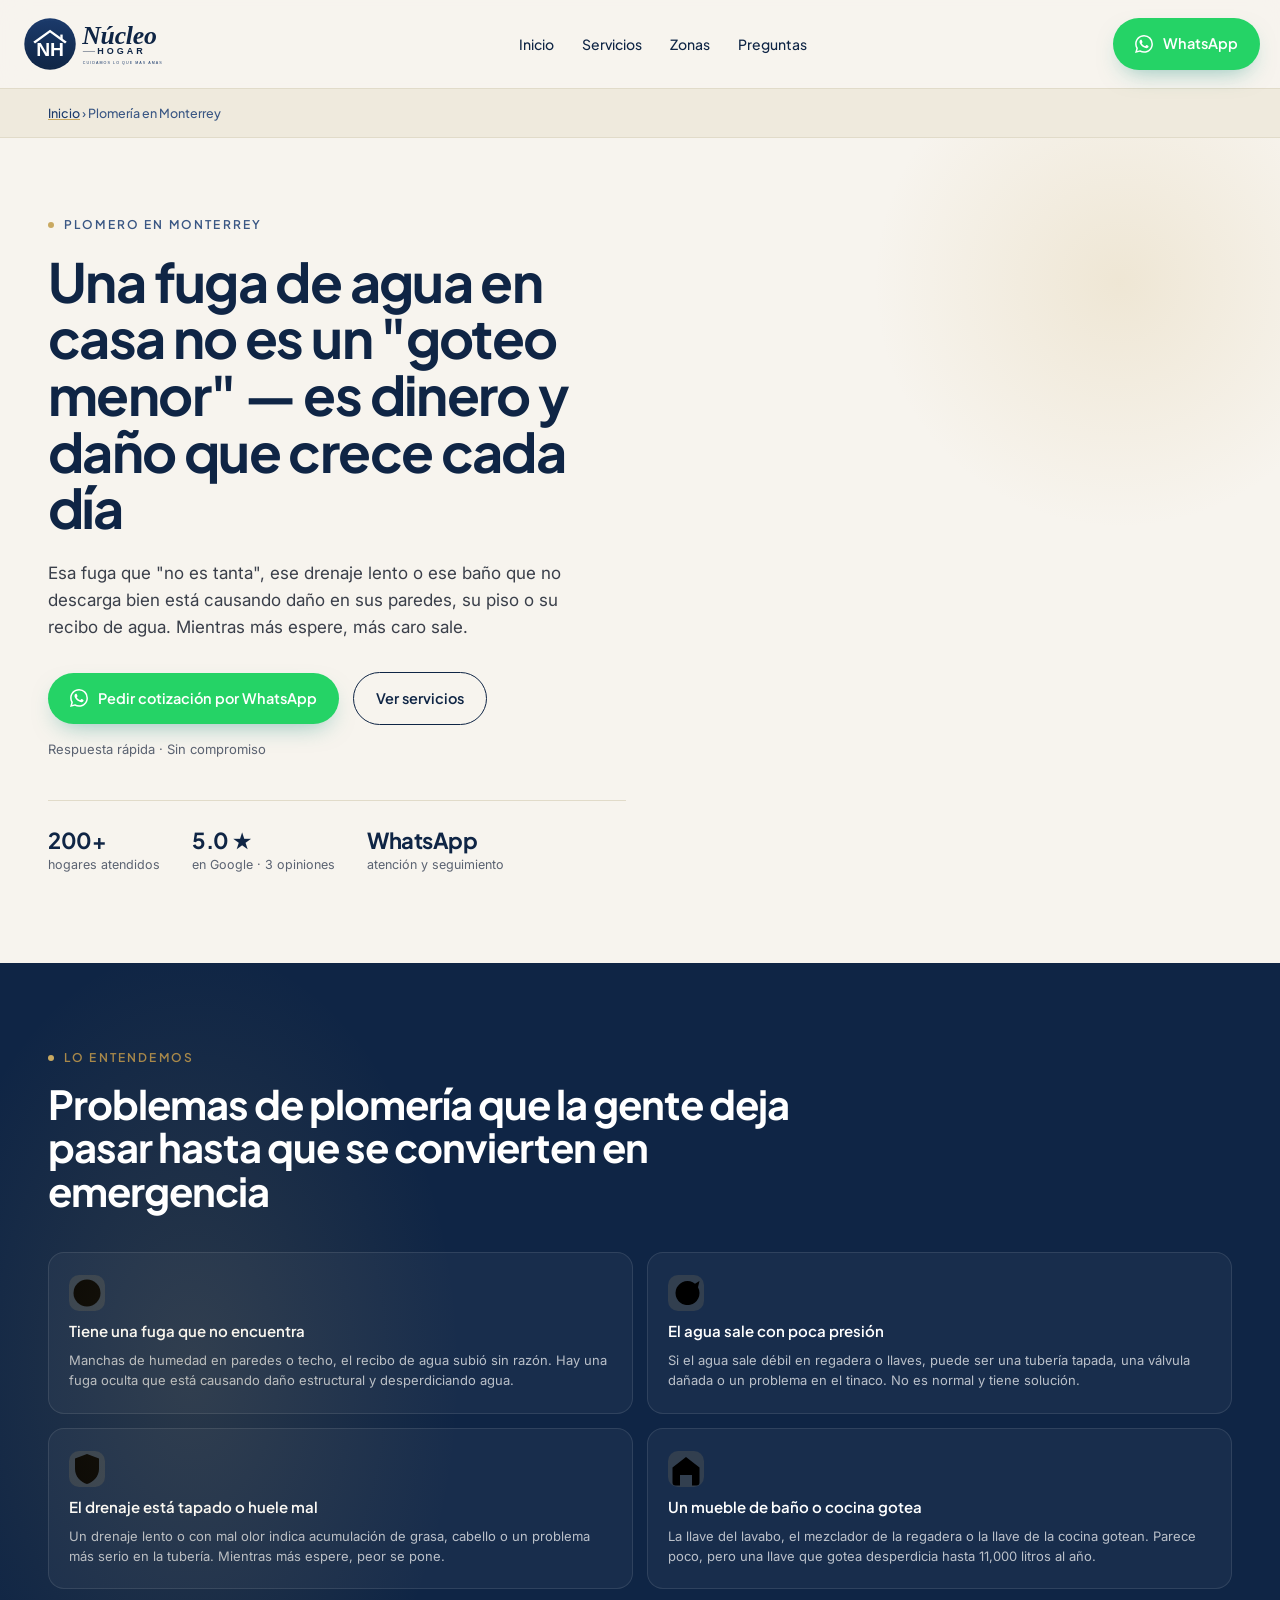
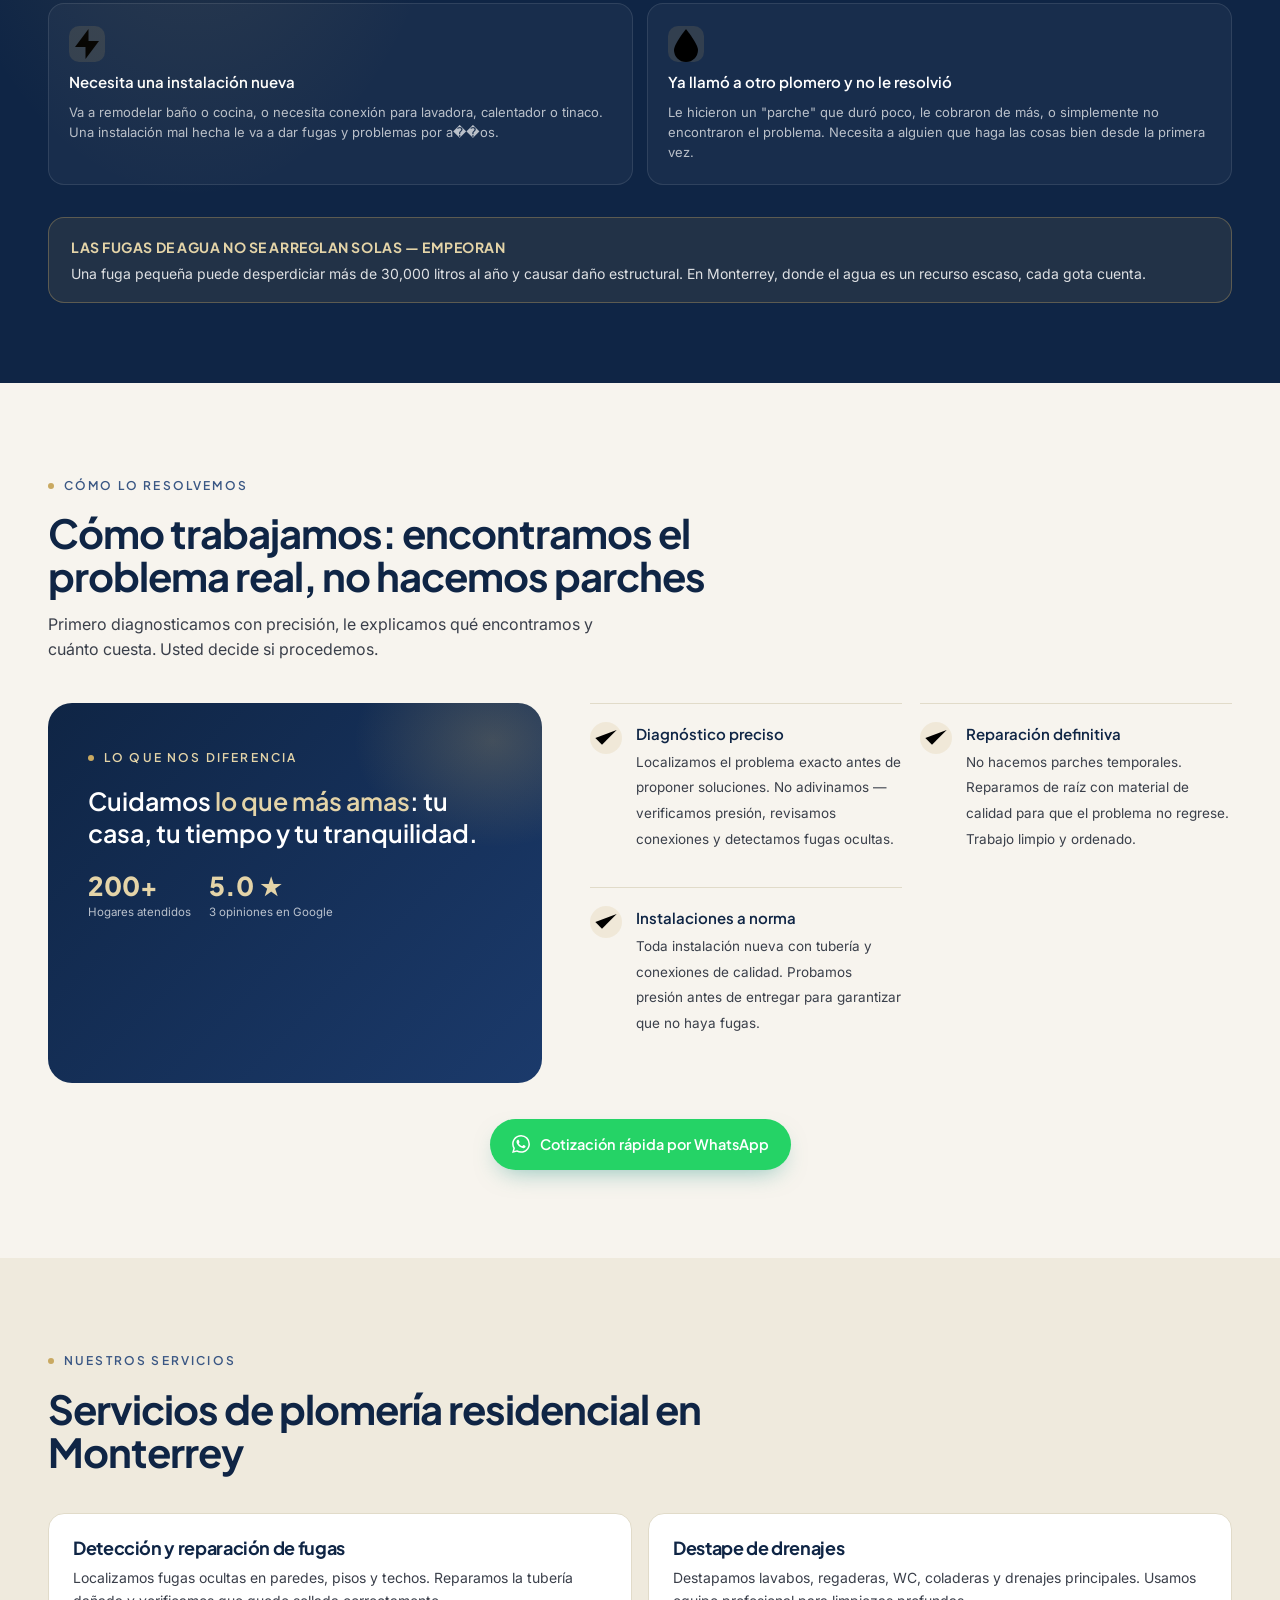
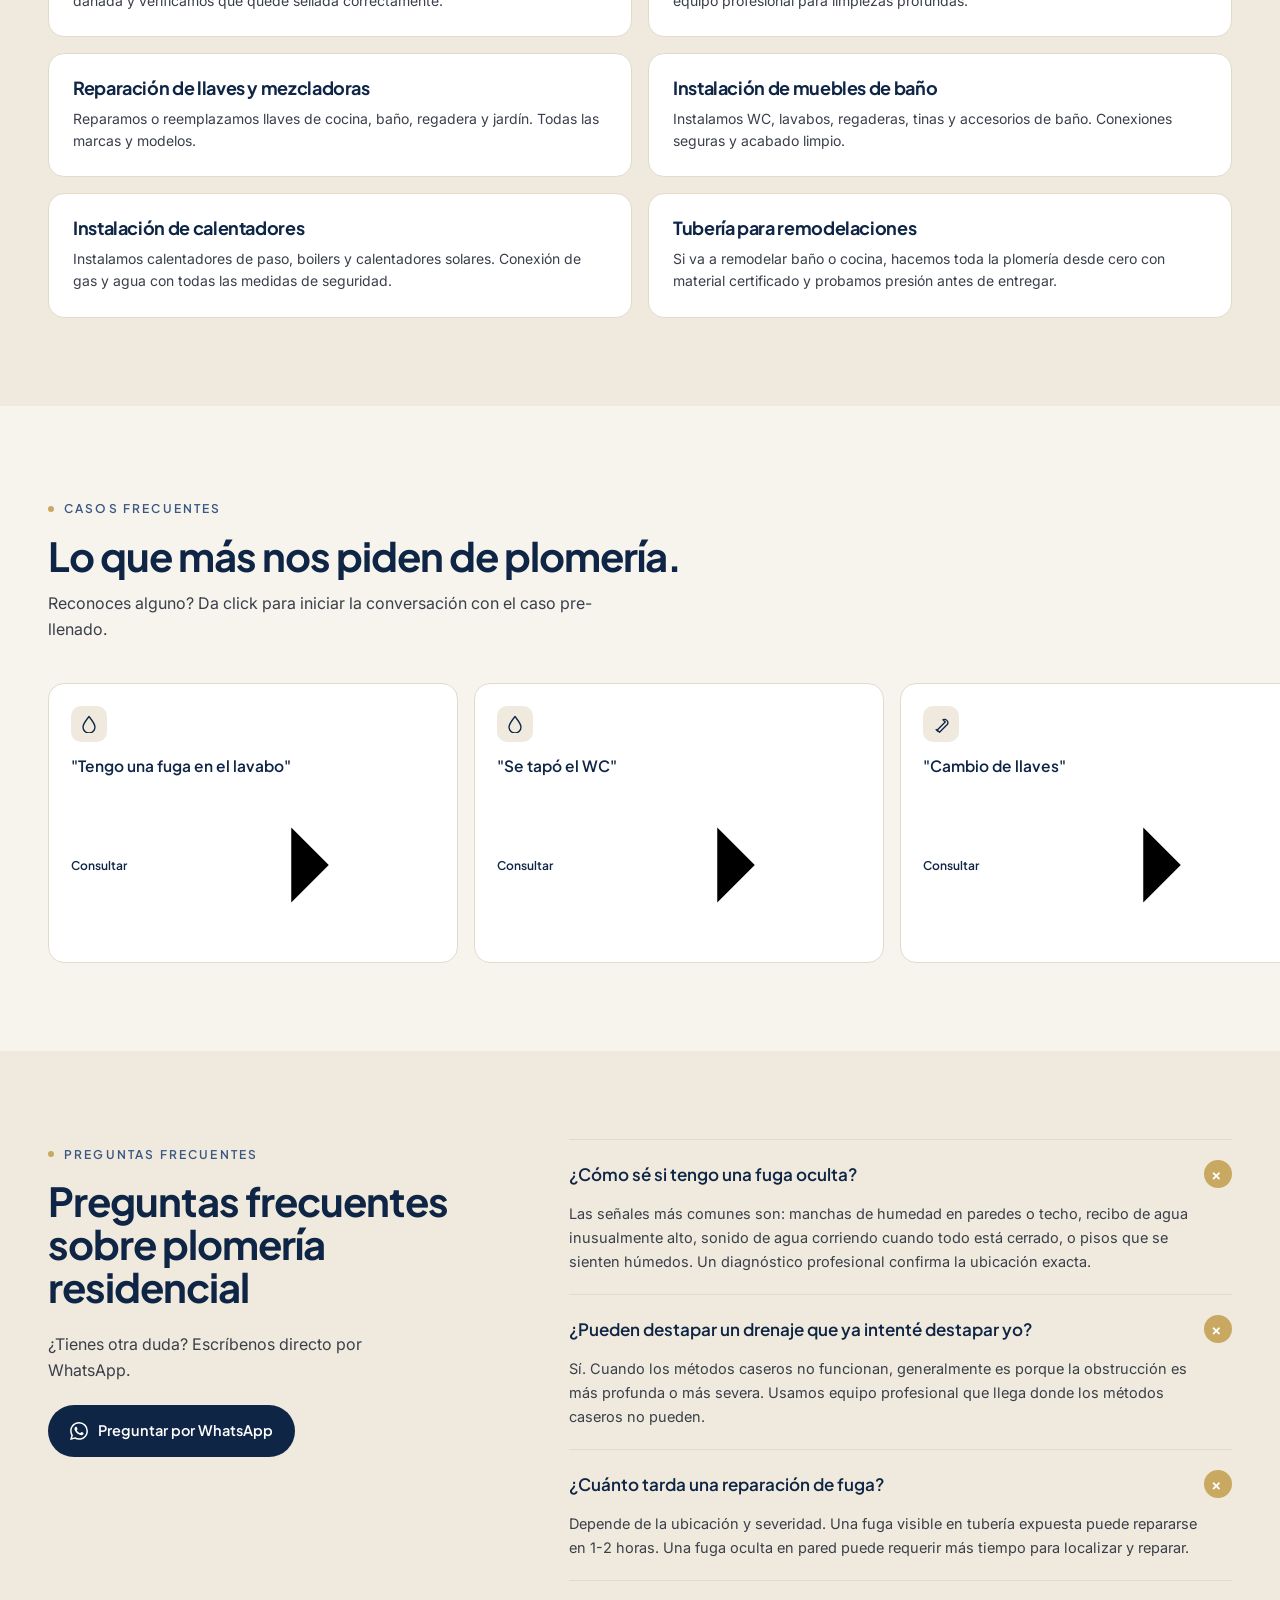
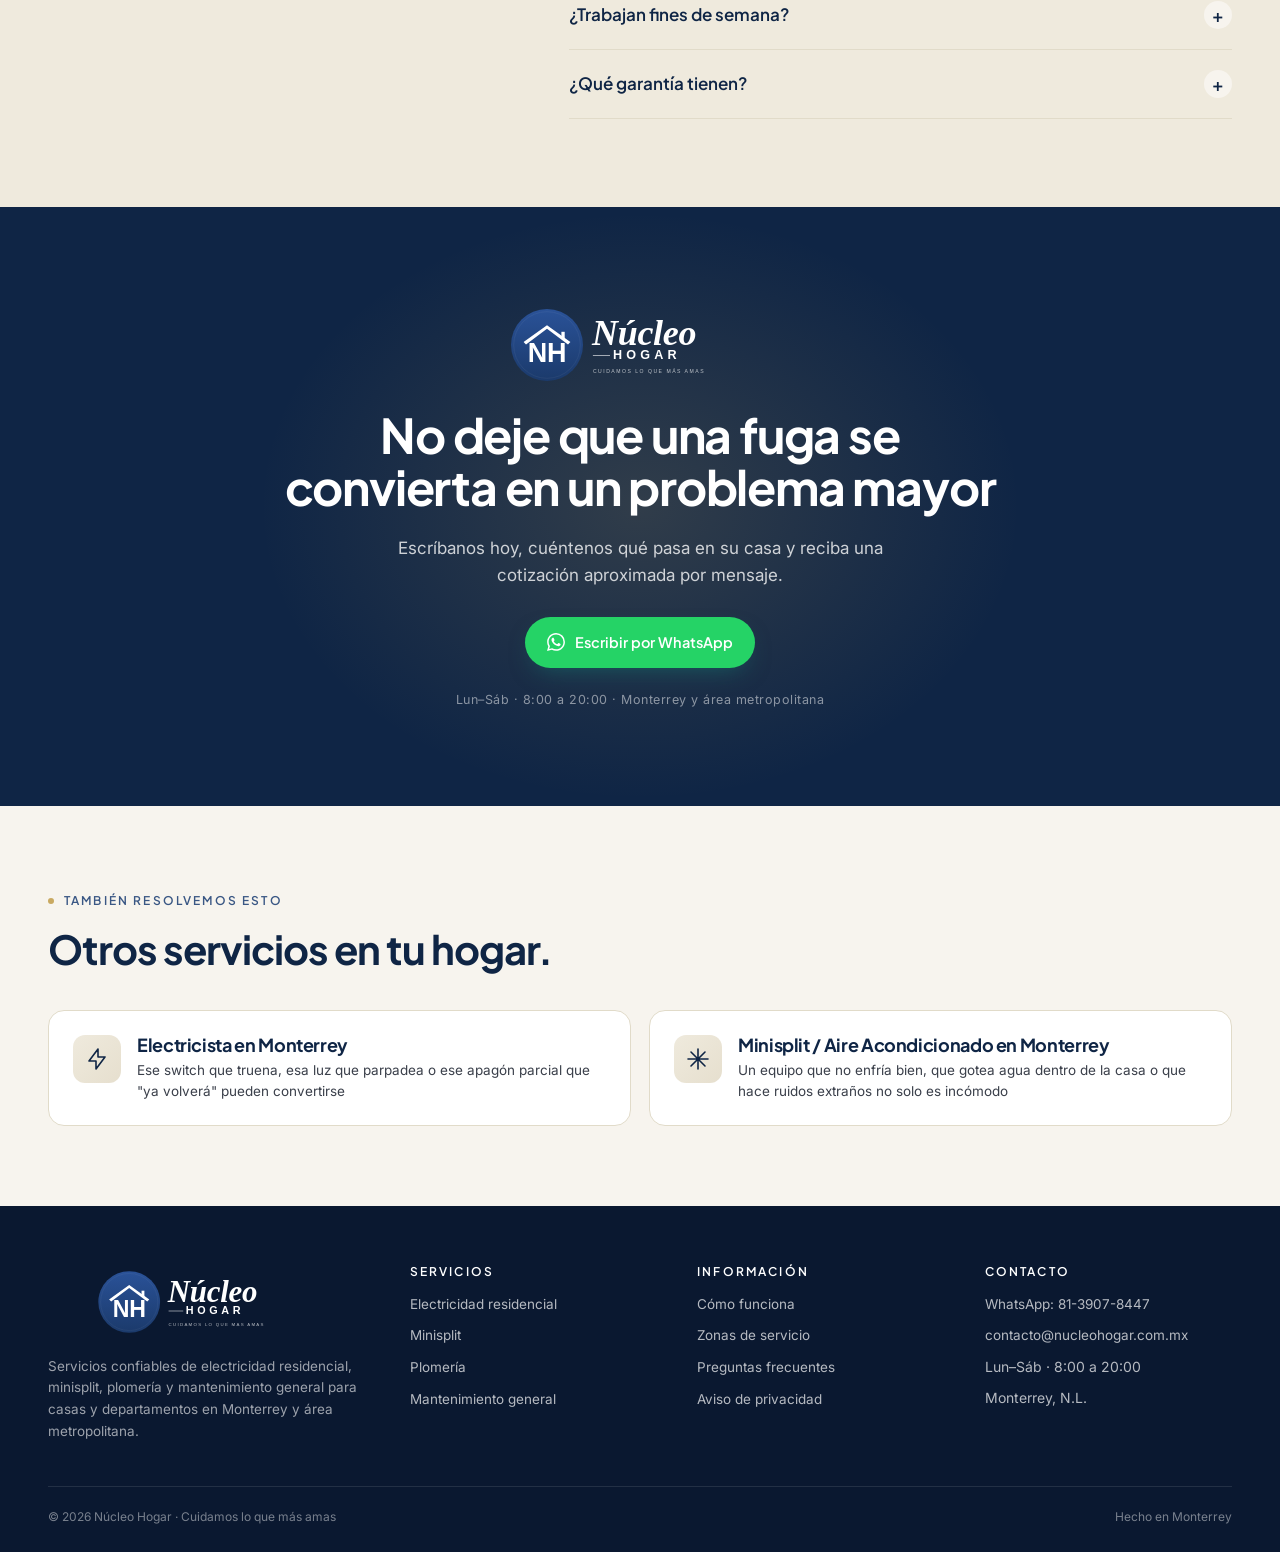
<file: plomeria-monterrey/index.html>
<!DOCTYPE html>
<html lang="es-MX">
<head>
  <script async src="https://www.googletagmanager.com/gtag/js?id=G-WJDX79TCKH"></script>
  <script>
    window.dataLayer = window.dataLayer || [];
    function gtag(){dataLayer.push(arguments);}
    gtag('js', new Date());
    gtag('config', 'G-WJDX79TCKH');
  </script>
  <meta charset="UTF-8">
  <meta name="viewport" content="width=device-width, initial-scale=1.0">
  <title>Plomero en Monterrey | Plomería Residencial | Núcleo Hogar</title>
  <meta name="description" content="Plomero profesional en Monterrey: fugas, destapes, cambio de llaves e instalaciones básicas. Diagnóstico preciso, trabajo limpio y atención por WhatsApp para resolver plomería básica en tu casa.">
  <meta name="keywords" content="plomero monterrey, plomería monterrey, plomero residencial monterrey, reparación fugas monterrey, destape drenaje monterrey">
  <link rel="canonical" href="https://nucleohogar.com.mx/plomeria-monterrey/">
  <link rel="icon" href="/favicon.ico" sizes="any">
  <link rel="apple-touch-icon" href="/apple-touch-icon.png">
  
  <meta property="og:title" content="Plomero en Monterrey | Plomería Residencial | Núcleo Hogar">
  <meta property="og:description" content="Plomero profesional en Monterrey: fugas, destapes, cambio de llaves e instalaciones básicas. Diagnóstico preciso, trabajo limpio y atención por WhatsApp para resolver plomería básica en tu casa.">
  <meta property="og:type" content="website">
  <meta property="og:url" content="https://nucleohogar.com.mx/plomeria-monterrey/">
  <meta property="og:locale" content="es_MX">
  <meta property="og:site_name" content="Núcleo Hogar">
  <meta property="og:image" content="https://nucleohogar.com.mx/og-default.jpg">
  <meta name="twitter:card" content="summary_large_image">
  <meta name="twitter:title" content="Plomero en Monterrey | Plomería Residencial | Núcleo Hogar">
  <meta name="twitter:description" content="Plomero profesional en Monterrey: fugas, destapes, cambio de llaves e instalaciones básicas. Diagnóstico preciso, trabajo limpio y atención por WhatsApp para resolver plomería básica en tu casa.">
  <meta name="twitter:image" content="https://nucleohogar.com.mx/og-default.jpg">
  <meta name="robots" content="index, follow, max-image-preview:large">
  <link rel="preconnect" href="https://fonts.googleapis.com">
  <link rel="preconnect" href="https://fonts.gstatic.com" crossorigin>
  <link href="https://fonts.googleapis.com/css2?family=Plus+Jakarta+Sans:wght@500;600;700;800&family=Inter:wght@400;500;600&display=swap" rel="stylesheet">
  <style>
:root{
  --navy:#0F2545;--navy-2:#1B3A6B;--navy-3:#2A5298;--navy-soft:#3a5784;
  --gold:#C9A961;--gold-soft:#E4D4A8;--gold-deep:#a8884a;
  --ink:#0a1628;--body:#3a3f4a;--body-2:#5a6271;--muted:#8a8478;
  --paper:#F7F4EE;--paper-2:#EFEADD;--paper-3:#E6DFCE;
  --line:#e1dbc9;--line-2:#c8bfa9;
  --wa:#25D366;--wa-d:#128C7E;
  --display:'Plus Jakarta Sans',system-ui,sans-serif;
  --body-font:'Inter',system-ui,sans-serif;
  --r-sm:10px;--r:16px;--r-lg:24px;
}
*,*::before,*::after{box-sizing:border-box;margin:0;padding:0}
html{scroll-behavior:smooth}
body{font-family:var(--body-font);background:var(--paper);color:var(--body);-webkit-font-smoothing:antialiased;font-size:16px;line-height:1.6}
img{max-width:100%;display:block}
a{color:inherit;text-decoration:none}
button{font-family:inherit}
.container{max-width:1240px;margin:0 auto;padding:0 28px}
h1,h2,h3,h4,h5{font-family:var(--display);color:var(--navy);margin:0;font-weight:700;letter-spacing:-0.022em;line-height:1.08}
h1{font-size:clamp(32px,4.6vw,54px);letter-spacing:-0.03em;line-height:1.05}
h2{font-size:clamp(26px,3.2vw,40px);letter-spacing:-0.025em;line-height:1.08}
h3{font-size:clamp(19px,2vw,24px);letter-spacing:-0.02em}
h4{font-size:17px;letter-spacing:-0.01em;font-weight:600}
p{margin:0}
.lead{font-size:17px;line-height:1.6;color:var(--body)}
.eyebrow{font-family:var(--display);font-weight:600;font-size:12px;letter-spacing:0.18em;text-transform:uppercase;color:var(--navy-soft);display:inline-flex;align-items:center}
.eyebrow .dot{display:inline-block;width:6px;height:6px;border-radius:50%;background:var(--gold);margin-right:10px;vertical-align:middle}
.eyebrow.gold{color:var(--gold-deep)}
.eyebrow.light{color:var(--gold-soft)}
.btn{display:inline-flex;align-items:center;gap:10px;padding:14px 22px;border-radius:999px;font-family:var(--display);font-weight:600;font-size:14.5px;text-decoration:none;border:none;cursor:pointer;transition:transform .15s ease,box-shadow .2s ease,background .2s ease,color .2s ease}
.btn:hover{transform:translateY(-1px)}
.btn-wa{background:var(--wa);color:#fff;box-shadow:0 10px 24px -10px rgba(18,140,126,0.5)}
.btn-wa:hover{background:var(--wa-d);box-shadow:0 14px 28px -12px rgba(18,140,126,0.65)}
.btn-navy{background:var(--navy);color:#fff}
.btn-navy:hover{background:var(--navy-2)}
.btn-ghost{background:transparent;color:var(--navy);border:1.5px solid var(--navy)}
.btn-ghost:hover{background:var(--navy);color:#fff}
.btn-link{font-family:var(--display);color:var(--navy);font-weight:600;font-size:13.5px;border-bottom:1.5px solid var(--gold);padding-bottom:2px;display:inline-flex;align-items:center;gap:6px}
.btn-link:hover{color:var(--navy-2);border-color:var(--navy-2)}
.btn .ico-wa,.btn-link .ico-arrow{width:18px;height:18px;fill:currentColor}
.btn-link .ico-arrow{stroke:currentColor;fill:none;stroke-width:2;width:14px;height:14px}
.btn-microcopy{font-size:13px;color:var(--body-2);margin-top:14px}
.btn-microcopy-light{color:rgba(255,255,255,0.6)}

header.nav{position:sticky;top:0;z-index:50;background:rgba(247,244,238,0.92);backdrop-filter:saturate(140%) blur(14px);-webkit-backdrop-filter:saturate(140%) blur(14px);border-bottom:1px solid var(--line)}
.nav-inner{display:flex;align-items:center;justify-content:space-between;padding:14px 0;gap:24px}
.brand{display:flex;align-items:center;text-decoration:none}
.brand img.brand-logo{height:60px;width:auto;display:block}
nav.links{display:flex;gap:28px;align-items:center}
nav.links a{color:var(--navy);font-size:14px;font-weight:500;font-family:var(--display);position:relative}
nav.links a:hover{color:var(--navy-2)}
nav.links a:after{content:"";position:absolute;left:0;right:0;bottom:-6px;height:2px;background:var(--gold);transform:scaleX(0);transform-origin:left;transition:transform .25s ease}
nav.links a:hover:after{transform:scaleX(1)}
.menu-toggle{display:none;background:none;border:none;cursor:pointer;padding:.5rem;color:var(--navy)}

.breadcrumb{background:var(--paper-2);font-size:12.5px;font-family:var(--display);font-weight:500;color:var(--navy-soft);padding:14px 0;border-bottom:1px solid var(--line)}
.breadcrumb a{color:var(--navy-2);text-decoration:underline;text-decoration-color:var(--gold)}
.breadcrumb a:hover{color:var(--navy)}

section.hero{padding:72px 0 88px;position:relative;overflow:hidden}
.hero::before{content:"";position:absolute;right:-15%;top:-25%;width:55%;height:85%;background:radial-gradient(closest-side,rgba(201,169,97,0.18),transparent 70%);pointer-events:none}
.hero-grid{display:grid;grid-template-columns:1.05fr 1fr;gap:56px;align-items:center}
.hero .eyebrow{margin-bottom:18px}
.hero h1 em{font-style:normal;color:var(--navy-2);position:relative;display:inline-block}
.hero h1 em::after{content:"";position:absolute;left:-2%;right:-2%;bottom:0.06em;height:0.18em;background:var(--gold);opacity:0.55;z-index:-1;border-radius:2px}
.hero .lead{margin:24px 0 30px;max-width:540px;color:var(--body)}
.hero .ctas{display:flex;gap:14px;flex-wrap:wrap;align-items:center}
.hero-visual{position:relative;height:480px;border-radius:var(--r-lg);overflow:hidden;border:1px solid var(--line);box-shadow:0 30px 60px -28px rgba(15,37,69,0.22)}
.hero-visual img{width:100%;height:100%;object-fit:cover}
.hero-visual .badge{position:absolute;left:18px;bottom:18px;background:#fff;border-radius:var(--r);padding:14px 18px;box-shadow:0 26px 50px -22px rgba(15,37,69,0.28);display:flex;align-items:center;gap:12px;border:1px solid var(--line);max-width:78%}
.hero-visual .badge .wa-ico{width:40px;height:40px;border-radius:50%;background:var(--wa);display:flex;align-items:center;justify-content:center;flex-shrink:0}
.hero-visual .badge .wa-ico svg{width:20px;height:20px;fill:#fff}
.hero-visual .badge b{font-size:13.5px;color:var(--navy);display:block;font-weight:600;font-family:var(--display)}
.hero-visual .badge span{font-size:11.5px;color:var(--body-2)}
.hero .trust-row{display:flex;gap:32px;margin-top:40px;padding-top:28px;border-top:1px solid var(--line);max-width:580px;flex-wrap:wrap}
.hero .trust-row .t{display:flex;flex-direction:column;gap:4px}
.hero .trust-row .t b{font-family:var(--display);font-weight:700;color:var(--navy);font-size:22px;line-height:1;letter-spacing:-0.02em}
.hero .trust-row .t span{font-size:12.5px;color:var(--body-2)}

section.pain{background:var(--navy);color:#e9eef7;padding:80px 0;position:relative;overflow:hidden}
section.pain::before{content:"";position:absolute;left:-15%;top:-20%;width:60%;height:120%;background:radial-gradient(closest-side,rgba(201,169,97,0.14),transparent 70%);pointer-events:none}
.pain-head{max-width:760px;position:relative;margin-bottom:40px}
section.pain h2{color:#fff;margin-top:14px}
section.pain .lead{color:rgba(255,255,255,0.78);margin-top:18px;font-size:16.5px}
.pain-bullets{display:grid;grid-template-columns:repeat(2,1fr);gap:14px}
.pain-bullet{background:rgba(255,255,255,0.04);border:1px solid rgba(255,255,255,0.1);border-radius:var(--r);padding:22px 20px;display:flex;flex-direction:column;gap:10px;transition:background .25s ease,border-color .25s ease,transform .2s ease}
.pain-bullet:hover{background:rgba(255,255,255,0.06);border-color:rgba(201,169,97,0.4);transform:translateY(-2px)}
.pain-bullet .ico{width:36px;height:36px;border-radius:10px;background:rgba(201,169,97,0.14);color:var(--gold);display:flex;align-items:center;justify-content:center;font-size:18px}
.pain-bullet b{font-family:var(--display);color:#fff;font-size:15px;font-weight:600;line-height:1.3}
.pain-bullet span{font-size:13px;color:rgba(255,255,255,0.7);line-height:1.55}
.alerta-peligro{margin-top:32px;padding:18px 22px;background:rgba(201,169,97,0.1);border:1px solid rgba(201,169,97,0.35);border-radius:var(--r);color:#fff}
.alerta-peligro strong{color:var(--gold-soft);display:block;margin-bottom:4px;font-family:var(--display);font-size:14px;letter-spacing:0.04em;text-transform:uppercase}
.alerta-peligro p{color:rgba(255,255,255,0.85);font-size:14px;line-height:1.5}

section.solucion{padding:88px 0;background:var(--paper)}
.solucion-grid{display:grid;grid-template-columns:1fr 1.3fr;gap:48px;align-items:start;margin-top:36px}
.solucion-visual{background:linear-gradient(135deg,var(--navy),var(--navy-2));border-radius:var(--r-lg);padding:40px;color:#fff;position:relative;overflow:hidden;min-height:380px;display:flex;flex-direction:column;justify-content:space-between}
.solucion-visual::before{content:"";position:absolute;right:-30%;top:-30%;width:80%;height:80%;background:radial-gradient(closest-side,rgba(201,169,97,0.25),transparent 70%)}
.solucion-visual .quote-big{font-family:var(--display);font-weight:600;font-size:25px;line-height:1.25;color:#fff;position:relative;margin-top:18px}
.solucion-visual .quote-big .gold{color:var(--gold-soft)}
.solucion-visual .stats{margin-top:24px;display:flex;gap:18px;flex-wrap:wrap;position:relative}
.solucion-visual .stats .stat b{display:block;font-family:var(--display);font-weight:800;font-size:26px;color:var(--gold-soft);line-height:1}
.solucion-visual .stats .stat span{font-size:11.5px;color:rgba(255,255,255,0.7);margin-top:4px;display:block}
.solucion-points{display:grid;grid-template-columns:1fr 1fr;gap:18px;margin-top:0}
.sol-point{display:flex;gap:14px;align-items:start;padding:18px 0;border-top:1px solid var(--line)}
.sol-point .check{width:32px;height:32px;border-radius:50%;background:rgba(201,169,97,0.15);color:var(--gold-deep);display:flex;align-items:center;justify-content:center;flex-shrink:0;font-weight:700}
.sol-point b{font-family:var(--display);font-size:15px;color:var(--navy);display:block;font-weight:600;margin-bottom:3px}
.sol-point span{font-size:13.5px;color:var(--body);line-height:1.55}

section.detalles{padding:88px 0;background:var(--paper-2)}
.section-head{display:flex;justify-content:space-between;align-items:end;gap:36px;margin-bottom:40px;flex-wrap:wrap}
.section-head .left{max-width:680px}
.section-head .left .eyebrow{margin-bottom:16px}
.section-head .left p{margin-top:14px;font-size:16px;color:var(--body);max-width:580px;line-height:1.6}
.detalle-grid{display:grid;grid-template-columns:repeat(2,1fr);gap:16px}
.detalle-card{background:#fff;border:1px solid var(--line);border-radius:var(--r);padding:24px;display:flex;flex-direction:column;gap:10px;transition:border-color .2s ease,transform .2s ease}
.detalle-card:hover{border-color:var(--line-2);transform:translateY(-2px)}
.detalle-card h3{font-size:18px;color:var(--navy);font-family:var(--display);font-weight:700}
.detalle-card p{color:var(--body);font-size:14px;line-height:1.6}

section.cases{padding:88px 0;background:var(--paper)}
.case-grid{display:grid;grid-template-columns:repeat(3,1fr);gap:16px;margin-top:32px}
.case-card{background:#fff;border:1px solid var(--line);border-radius:var(--r);padding:22px;display:flex;flex-direction:column;gap:14px;transition:border-color .2s ease,transform .2s ease,box-shadow .2s ease;text-decoration:none;color:inherit}
.case-card:hover{border-color:var(--gold);transform:translateY(-2px);box-shadow:0 18px 32px -20px rgba(15,37,69,0.16)}
.case-card .ico-mini{width:36px;height:36px;border-radius:10px;background:var(--paper-2);color:var(--navy);display:flex;align-items:center;justify-content:center}
.case-card .ico-mini svg{width:18px;height:18px;stroke:currentColor;fill:none;stroke-width:1.8}
.case-card .q{font-family:var(--display);font-weight:600;font-size:15.5px;color:var(--navy);line-height:1.35}
.case-card .arrow{margin-top:auto;display:flex;align-items:center;gap:8px;font-size:12px;color:var(--navy);font-weight:600;font-family:var(--display)}

section.faq{padding:88px 0;background:var(--paper-2)}
.faq-grid{display:grid;grid-template-columns:1fr 1.4fr;gap:48px}
details.faq-item{border-top:1px solid var(--line);padding:20px 0}
details.faq-item:last-child{border-bottom:1px solid var(--line)}
details.faq-item summary{list-style:none;display:flex;justify-content:space-between;align-items:center;gap:24px;font-family:var(--display);font-weight:600;font-size:17px;color:var(--navy);line-height:1.35;cursor:pointer}
details.faq-item summary::-webkit-details-marker{display:none}
details.faq-item summary .plus{width:28px;height:28px;border-radius:50%;background:var(--paper);color:var(--navy);display:flex;align-items:center;justify-content:center;font-size:18px;flex-shrink:0;transition:transform .25s ease,background .2s ease}
details.faq-item[open] summary .plus{transform:rotate(45deg);background:var(--gold);color:#fff}
details.faq-item p{margin:14px 0 0;font-size:14.5px;color:var(--body);line-height:1.65;padding-right:32px}

section.final-cta{padding:96px 0;background:var(--navy);color:#fff;text-align:center;position:relative;overflow:hidden}
section.final-cta::before{content:"";position:absolute;left:50%;top:50%;transform:translate(-50%,-50%);width:85%;height:140%;background:radial-gradient(closest-side,rgba(201,169,97,0.18),transparent 70%)}
.final-cta-inner{position:relative;max-width:780px;margin:0 auto;padding:0 24px}
.final-cta-logo{height:84px;width:auto;margin:0 auto 22px}
.final-cta h2{color:#fff;font-size:clamp(30px,4.2vw,48px)}
.final-cta p{font-size:17px;color:rgba(255,255,255,0.78);margin:22px auto 28px;max-width:520px;line-height:1.6}
.final-cta .small{margin-top:22px;font-size:12.5px;color:rgba(255,255,255,0.5);letter-spacing:0.04em}

section.otros{padding:80px 0;background:var(--paper)}
.otros-grid{display:grid;grid-template-columns:repeat(2,1fr);gap:18px;margin-top:32px}
.otro-card{background:#fff;border:1px solid var(--line);border-radius:var(--r);padding:24px;display:flex;gap:16px;align-items:start;text-decoration:none;color:inherit;transition:border-color .2s ease,transform .2s ease}
.otro-card:hover{border-color:var(--line-2);transform:translateY(-2px)}
.otro-card .ico-sm{width:48px;height:48px;border-radius:12px;background:linear-gradient(135deg,var(--paper-2),var(--paper-3));color:var(--navy);display:flex;align-items:center;justify-content:center;flex-shrink:0}
.otro-card .ico-sm svg{width:24px;height:24px;stroke:currentColor;fill:none;stroke-width:1.6}
.otro-card h3{font-size:18px;margin-bottom:6px}
.otro-card p{color:var(--body);font-size:13.5px;line-height:1.5}

footer.site{padding:60px 0 26px;background:#0a1830;color:rgba(255,255,255,0.7);font-size:14px}
.footer-grid{display:grid;grid-template-columns:1.3fr 1fr 1fr 1fr;gap:40px}
.footer-brand{display:flex;flex-direction:column;gap:18px;max-width:340px}
.footer-brand img.footer-logo{height:72px;width:auto;display:block}
.footer-brand p{margin:0;color:rgba(255,255,255,0.6);font-size:13.5px;line-height:1.6}
footer.site h5{font-family:var(--display);color:#fff;font-size:12px;letter-spacing:0.18em;text-transform:uppercase;margin:0 0 14px;font-weight:600}
footer.site ul{list-style:none;padding:0;margin:0;display:flex;flex-direction:column;gap:9px}
footer.site ul li a{color:rgba(255,255,255,0.7);font-size:13.5px}
footer.site ul li a:hover{color:var(--gold-soft)}
.footer-bottom{margin-top:44px;padding-top:20px;border-top:1px solid rgba(255,255,255,0.1);display:flex;justify-content:space-between;gap:24px;flex-wrap:wrap;font-size:12px;color:rgba(255,255,255,0.45)}

.wa-float{position:fixed;right:24px;bottom:24px;z-index:80;background:var(--wa);color:#fff;border-radius:999px;padding:14px 22px 14px 16px;display:flex;align-items:center;gap:12px;box-shadow:0 14px 28px -12px rgba(18,140,126,0.55);text-decoration:none;font-weight:600;font-size:14px;font-family:var(--display);transition:opacity .3s,transform .2s ease}
.wa-float:hover{transform:translateY(-2px)}
.wa-float svg{width:24px;height:24px;fill:#fff}
.wa-float.hidden{opacity:0;pointer-events:none}

@media (max-width:1100px){.pain-bullets{grid-template-columns:repeat(2,1fr)}.case-grid{grid-template-columns:repeat(2,1fr)}.detalle-grid{grid-template-columns:1fr}}
@media (max-width:1024px){.hero-grid{grid-template-columns:1fr;gap:36px}.hero-visual{height:340px}.solucion-grid,.faq-grid{grid-template-columns:1fr;gap:32px}.solucion-points{grid-template-columns:1fr}.footer-grid{grid-template-columns:1fr 1fr;gap:32px}.otros-grid{grid-template-columns:1fr}}
@media (max-width:767px){
  .container{padding:0 20px}
  nav.links{display:none;position:absolute;top:100%;left:0;right:0;background:var(--paper);flex-direction:column;padding:18px 20px 22px;gap:0;border-top:1px solid var(--line);box-shadow:0 12px 28px rgba(15,37,69,0.12)}
  nav.links.open{display:flex}
  nav.links a{padding:14px 0;border-bottom:1px solid var(--line);width:100%;font-size:15px}
  nav.links a:last-of-type{border-bottom:none}
  nav.links a:after{display:none}
  .menu-toggle{display:block}
  .nav-cta-desktop{display:none}
  .hero{padding:40px 0 56px}
  .pain-bullets{grid-template-columns:1fr}
  .case-grid{grid-template-columns:1fr}
  section.pain,section.solucion,section.detalles,section.faq,section.cases,section.otros{padding:56px 0}
  section.final-cta{padding:64px 0}
  .wa-float span{display:none}
  .wa-float{padding:14px;border-radius:50%}
  .brand img.brand-logo{height:48px}
  .footer-brand img.footer-logo{height:62px}
}
</style>
</head>
<body>

<svg width="0" height="0" style="position:absolute" aria-hidden="true">
  <defs>
    <symbol id="ico-wa" viewBox="0 0 24 24"><path d="M17.472 14.382c-.297-.149-1.758-.867-2.03-.967-.273-.099-.471-.148-.67.15-.197.297-.767.966-.94 1.164-.173.199-.347.223-.644.075-.297-.15-1.255-.463-2.39-1.475-.883-.788-1.48-1.761-1.653-2.059-.173-.297-.018-.458.13-.606.134-.133.298-.347.446-.52.149-.174.198-.298.298-.497.099-.198.05-.371-.025-.52-.075-.149-.669-1.612-.916-2.207-.242-.579-.487-.5-.669-.51l-.57-.01c-.198 0-.52.074-.792.372-.272.297-1.04 1.016-1.04 2.479 0 1.462 1.065 2.875 1.213 3.074.149.198 2.096 3.2 5.077 4.487.709.306 1.262.489 1.694.625.712.227 1.36.195 1.871.118.571-.085 1.758-.719 2.006-1.413.247-.694.247-1.289.173-1.413-.074-.124-.272-.198-.57-.347m-5.421 7.403h-.004a9.87 9.87 0 01-5.031-1.378l-.361-.214-3.741.982.998-3.648-.235-.374a9.86 9.86 0 01-1.51-5.26c.001-5.45 4.436-9.884 9.888-9.884 2.64 0 5.122 1.03 6.988 2.898a9.825 9.825 0 012.893 6.994c-.003 5.45-4.437 9.884-9.885 9.884m8.413-18.297A11.815 11.815 0 0012.05 0C5.495 0 .16 5.335.157 11.892c0 2.096.547 4.142 1.588 5.945L.057 24l6.305-1.654a11.882 11.882 0 005.683 1.448h.005c6.554 0 11.89-5.335 11.893-11.893a11.821 11.821 0 00-3.48-8.413Z"/></symbol>
    <symbol id="ico-bolt" viewBox="0 0 24 24"><path d="M13 2 L4 14 L11 14 L11 22 L20 10 L13 10 Z" stroke-linejoin="round"/></symbol>
    <symbol id="ico-snow" viewBox="0 0 24 24"><path d="M12 2v20M2 12h20M5 5l14 14M19 5L5 19" stroke-linecap="round"/></symbol>
    <symbol id="ico-drop" viewBox="0 0 24 24"><path d="M12 2 C 12 2, 4 12, 4 16 a8 8 0 0 0 16 0 C 20 12, 12 2, 12 2 Z" stroke-linejoin="round"/></symbol>
    <symbol id="ico-wrench" viewBox="0 0 24 24"><path d="M14.7 6.3a4.5 4.5 0 0 1 6 6L19 14l-9 9-3-3 9-9 1.7-1.7Z M5 19l3 3" stroke-linejoin="round"/></symbol>
    <symbol id="ico-arrow" viewBox="0 0 24 24"><path d="M5 12h14M13 6l6 6-6 6" stroke-linecap="round" stroke-linejoin="round"/></symbol>
    <symbol id="ico-check" viewBox="0 0 24 24"><path d="M4 12l5 5L20 6" stroke-linecap="round" stroke-linejoin="round"/></symbol>
    <symbol id="ico-chat" viewBox="0 0 24 24"><path d="M21 12a8 8 0 1 1-3-6.2L21 4l-1 4.2A8 8 0 0 1 21 12Z" stroke-linejoin="round"/></symbol>
    <symbol id="ico-clock" viewBox="0 0 24 24"><circle cx="12" cy="12" r="9"/><path d="M12 7v5l3 2" stroke-linecap="round"/></symbol>
    <symbol id="ico-shield" viewBox="0 0 24 24"><path d="M12 2 4 5v7c0 5 4 9 8 10 4-1 8-5 8-10V5l-8-3Z M9 12l2 2 4-4" stroke-linejoin="round" stroke-linecap="round"/></symbol>
    <symbol id="ico-home" viewBox="0 0 24 24"><path d="M3 11l9-7 9 7v10a2 2 0 0 1-2 2h-3v-7H8v7H5a2 2 0 0 1-2-2V11Z" stroke-linejoin="round"/></symbol>
  </defs>
</svg>


<header class="nav">
  <div class="container nav-inner">
    <a href="/" class="brand" aria-label="Núcleo Hogar — Cuidamos lo que más amas">
      <img src="/nucleo-hogar-horizontal.svg" alt="Núcleo Hogar — Cuidamos lo que más amas" class="brand-logo" width="240" height="60">
    </a>
    <button class="menu-toggle" aria-label="Abrir menú" onclick="document.querySelector('nav.links').classList.toggle('open')">
      <svg xmlns="http://www.w3.org/2000/svg" width="28" height="28" viewBox="0 0 24 24" fill="none" stroke="currentColor" stroke-width="2" stroke-linecap="round"><line x1="3" y1="6" x2="21" y2="6"/><line x1="3" y1="12" x2="21" y2="12"/><line x1="3" y1="18" x2="21" y2="18"/></svg>
    </button>
    <nav class="links">
      <a href="/">Inicio</a>
      <a href="/#servicios">Servicios</a>
      <a href="/#zonas">Zonas</a>
      <a href="/#faq">Preguntas</a>
    </nav>
    <a href="https://wa.me/528139078447?text=Hola%2C%20vi%20su%20p%C3%A1gina%20y%20necesito%20ayuda%20con%20un%20tema%20en%20mi%20casa" class="btn btn-wa nav-cta-desktop" target="_blank" rel="noopener">
      <svg class="ico-wa"><use href="#ico-wa"/></svg>
      WhatsApp
    </a>
  </div>
</header>

<div class="breadcrumb">
  <div class="container">
    <a href="/">Inicio</a> &rsaquo; <span>Plomería en Monterrey</span>
  </div>
</div>

<section class="hero" id="inicio">
  <div class="container hero-grid">
    <div>
      <div class="eyebrow"><span class="dot"></span>Plomero en Monterrey</div>
      <h1>Una fuga de agua en casa no es un &quot;goteo menor&quot; — es dinero y daño que crece cada día</h1>
      <p class="lead">Esa fuga que &quot;no es tanta&quot;, ese drenaje lento o ese baño que no descarga bien está causando daño en sus paredes, su piso o su recibo de agua. Mientras más espere, más caro sale.</p>
      <div class="ctas">
        <a href="https://wa.me/528139078447?text=Hola%2C%20necesito%20un%20plomero%20en%20Monterrey" class="btn btn-wa" target="_blank" rel="noopener">
          <svg class="ico-wa"><use href="#ico-wa"/></svg>
          Pedir cotización por WhatsApp
        </a>
        <a href="#detalles" class="btn btn-ghost">Ver servicios</a>
      </div>
      <p class="btn-microcopy">Respuesta rápida · Sin compromiso</p>
      <div class="trust-row">
        <div class="t"><b>200+</b><span>hogares atendidos</span></div>
        <div class="t"><b>5.0 ★</b><span>en Google · 3 opiniones</span></div>
        <div class="t"><b>WhatsApp</b><span>atención y seguimiento</span></div>
      </div>
    </div>
    
  </div>
</section>

<section class="pain">
  <div class="container">
    <div class="pain-head">
      <div class="eyebrow gold"><span class="dot"></span>Lo entendemos</div>
      <h2>Problemas de plomería que la gente deja pasar hasta que se convierten en emergencia</h2>
    </div>
    <div class="pain-bullets">
        <div class="pain-bullet">
      <div class="ico"><svg><use href="#ico-clock"/></svg></div>
      <b>Tiene una fuga que no encuentra</b>
      <span>Manchas de humedad en paredes o techo, el recibo de agua subió sin razón. Hay una fuga oculta que está causando daño estructural y desperdiciando agua.</span>
    </div>
        <div class="pain-bullet">
      <div class="ico"><svg><use href="#ico-chat"/></svg></div>
      <b>El agua sale con poca presión</b>
      <span>Si el agua sale débil en regadera o llaves, puede ser una tubería tapada, una válvula dañada o un problema en el tinaco. No es normal y tiene solución.</span>
    </div>
        <div class="pain-bullet">
      <div class="ico"><svg><use href="#ico-shield"/></svg></div>
      <b>El drenaje está tapado o huele mal</b>
      <span>Un drenaje lento o con mal olor indica acumulación de grasa, cabello o un problema más serio en la tubería. Mientras más espere, peor se pone.</span>
    </div>
        <div class="pain-bullet">
      <div class="ico"><svg><use href="#ico-home"/></svg></div>
      <b>Un mueble de baño o cocina gotea</b>
      <span>La llave del lavabo, el mezclador de la regadera o la llave de la cocina gotean. Parece poco, pero una llave que gotea desperdicia hasta 11,000 litros al año.</span>
    </div>
        <div class="pain-bullet">
      <div class="ico"><svg><use href="#ico-bolt"/></svg></div>
      <b>Necesita una instalación nueva</b>
      <span>Va a remodelar baño o cocina, o necesita conexión para lavadora, calentador o tinaco. Una instalación mal hecha le va a dar fugas y problemas por a��os.</span>
    </div>
        <div class="pain-bullet">
      <div class="ico"><svg><use href="#ico-drop"/></svg></div>
      <b>Ya llamó a otro plomero y no le resolvió</b>
      <span>Le hicieron un &quot;parche&quot; que duró poco, le cobraron de más, o simplemente no encontraron el problema. Necesita a alguien que haga las cosas bien desde la primera vez.</span>
    </div>
    </div>
        <div class="alerta-peligro">
          <strong>Las fugas de agua no se arreglan solas — empeoran</strong>
          <p>Una fuga pequeña puede desperdiciar más de 30,000 litros al año y causar daño estructural. En Monterrey, donde el agua es un recurso escaso, cada gota cuenta.</p>
        </div>
  </div>
</section>

<section class="solucion">
  <div class="container">
    <div class="section-head">
      <div class="left">
        <div class="eyebrow"><span class="dot"></span>Cómo lo resolvemos</div>
        <h2>Cómo trabajamos: encontramos el problema real, no hacemos parches</h2>
        <p>Primero diagnosticamos con precisión, le explicamos qué encontramos y cuánto cuesta. Usted decide si procedemos.</p>
      </div>
    </div>
    <div class="solucion-grid">
      <div class="solucion-visual">
        <div>
          <div class="eyebrow light"><span class="dot"></span>Lo que nos diferencia</div>
          <div class="quote-big">Cuidamos <span class="gold">lo que más amas</span>: tu casa, tu tiempo y tu tranquilidad.</div>
          <div class="stats">
            <div class="stat"><b>200+</b><span>Hogares atendidos</span></div>
            <div class="stat"><b>5.0 ★</b><span>3 opiniones en Google</span></div>
          </div>
        </div>
      </div>
      <div class="solucion-points">
        <div class="sol-point">
          <div class="check"><svg><use href="#ico-check"/></svg></div>
          <div>
            <b>Diagnóstico preciso</b>
            <span>Localizamos el problema exacto antes de proponer soluciones. No adivinamos — verificamos presión, revisamos conexiones y detectamos fugas ocultas.</span>
          </div>
        </div>
        <div class="sol-point">
          <div class="check"><svg><use href="#ico-check"/></svg></div>
          <div>
            <b>Reparación definitiva</b>
            <span>No hacemos parches temporales. Reparamos de raíz con material de calidad para que el problema no regrese. Trabajo limpio y ordenado.</span>
          </div>
        </div>
        <div class="sol-point">
          <div class="check"><svg><use href="#ico-check"/></svg></div>
          <div>
            <b>Instalaciones a norma</b>
            <span>Toda instalación nueva con tubería y conexiones de calidad. Probamos presión antes de entregar para garantizar que no haya fugas.</span>
          </div>
        </div>
      </div>
    </div>
    <div style="margin-top:36px;text-align:center">
      <a href="https://wa.me/528139078447?text=Hola%2C%20estoy%20viendo%20su%20p%C3%A1gina%20de%20plomer%C3%ADa%20en%20Monterrey%20y%20me%20interesa%20una%20cotizaci%C3%B3n" class="btn btn-wa" target="_blank" rel="noopener">
        <svg class="ico-wa"><use href="#ico-wa"/></svg>
        Cotización rápida por WhatsApp
      </a>
    </div>
  </div>
</section>

<section class="detalles" id="detalles">
  <div class="container">
    <div class="section-head">
      <div class="left">
        <div class="eyebrow"><span class="dot"></span>Nuestros servicios</div>
        <h2>Servicios de plomería residencial en Monterrey</h2>
      </div>
    </div>
    <div class="detalle-grid">
        <div class="detalle-card">
          <h3>Detección y reparación de fugas</h3>
          <p>Localizamos fugas ocultas en paredes, pisos y techos. Reparamos la tubería dañada y verificamos que quede sellada correctamente.</p>
        </div>
        <div class="detalle-card">
          <h3>Destape de drenajes</h3>
          <p>Destapamos lavabos, regaderas, WC, coladeras y drenajes principales. Usamos equipo profesional para limpiezas profundas.</p>
        </div>
        <div class="detalle-card">
          <h3>Reparación de llaves y mezcladoras</h3>
          <p>Reparamos o reemplazamos llaves de cocina, baño, regadera y jardín. Todas las marcas y modelos.</p>
        </div>
        <div class="detalle-card">
          <h3>Instalación de muebles de baño</h3>
          <p>Instalamos WC, lavabos, regaderas, tinas y accesorios de baño. Conexiones seguras y acabado limpio.</p>
        </div>
        <div class="detalle-card">
          <h3>Instalación de calentadores</h3>
          <p>Instalamos calentadores de paso, boilers y calentadores solares. Conexión de gas y agua con todas las medidas de seguridad.</p>
        </div>
        <div class="detalle-card">
          <h3>Tubería para remodelaciones</h3>
          <p>Si va a remodelar baño o cocina, hacemos toda la plomería desde cero con material certificado y probamos presión antes de entregar.</p>
        </div>
    </div>
  </div>
</section>

<section class="cases">
  <div class="container">
    <div class="section-head">
      <div class="left">
        <div class="eyebrow"><span class="dot"></span>Casos frecuentes</div>
        <h2>Lo que más nos piden de plomería.</h2>
        <p>Reconoces alguno? Da click para iniciar la conversación con el caso pre-llenado.</p>
      </div>
    </div>
    <div class="case-grid">
        <a class="case-card" href="https://wa.me/528139078447?text=Hola%2C%20tengo%20una%20fuga%20en%20el%20lavabo" target="_blank" rel="noopener">
          <div class="ico-mini"><svg><use href="#ico-drop"/></svg></div>
          <div class="q">"Tengo una fuga en el lavabo"</div>
          <div class="arrow">Consultar <svg><use href="#ico-arrow"/></svg></div>
        </a>
        <a class="case-card" href="https://wa.me/528139078447?text=Hola%2C%20se%20tap%C3%B3%20el%20wc" target="_blank" rel="noopener">
          <div class="ico-mini"><svg><use href="#ico-drop"/></svg></div>
          <div class="q">"Se tapó el WC"</div>
          <div class="arrow">Consultar <svg><use href="#ico-arrow"/></svg></div>
        </a>
        <a class="case-card" href="https://wa.me/528139078447?text=Hola%2C%20cambio%20de%20llaves" target="_blank" rel="noopener">
          <div class="ico-mini"><svg><use href="#ico-wrench"/></svg></div>
          <div class="q">"Cambio de llaves"</div>
          <div class="arrow">Consultar <svg><use href="#ico-arrow"/></svg></div>
        </a>
    </div>
  </div>
</section>

<section class="faq" id="faq">
  <div class="container faq-grid">
    <div>
      <div class="eyebrow"><span class="dot"></span>Preguntas frecuentes</div>
      <h2 style="margin-top:14px">Preguntas frecuentes sobre plomería residencial</h2>
      <p style="margin:22px 0;color:var(--body);max-width:380px;line-height:1.65">¿Tienes otra duda? Escríbenos directo por WhatsApp.</p>
      <a href="https://wa.me/528139078447?text=Hola%2C%20tengo%20una%20pregunta%20sobre%20Plomer%C3%ADa%20en%20Monterrey" class="btn btn-navy" target="_blank" rel="noopener">
        <svg class="ico-wa"><use href="#ico-wa"/></svg>
        Preguntar por WhatsApp
      </a>
    </div>
    <div class="faq-list">
        <details class="faq-item" open>
          <summary>¿Cómo sé si tengo una fuga oculta?<span class="plus">+</span></summary>
          <p>Las señales más comunes son: manchas de humedad en paredes o techo, recibo de agua inusualmente alto, sonido de agua corriendo cuando todo está cerrado, o pisos que se sienten húmedos. Un diagnóstico profesional confirma la ubicación exacta.</p>
        </details>
        <details class="faq-item" open>
          <summary>¿Pueden destapar un drenaje que ya intenté destapar yo?<span class="plus">+</span></summary>
          <p>Sí. Cuando los métodos caseros no funcionan, generalmente es porque la obstrucción es más profunda o más severa. Usamos equipo profesional que llega donde los métodos caseros no pueden.</p>
        </details>
        <details class="faq-item" open>
          <summary>¿Cuánto tarda una reparación de fuga?<span class="plus">+</span></summary>
          <p>Depende de la ubicación y severidad. Una fuga visible en tubería expuesta puede repararse en 1-2 horas. Una fuga oculta en pared puede requerir más tiempo para localizar y reparar.</p>
        </details>
        <details class="faq-item">
          <summary>¿Trabajan fines de semana?<span class="plus">+</span></summary>
          <p>Sí, atendemos de lunes a sábado. Para emergencias de plomería (fugas activas, drenaje completamente tapado), escríbanos por WhatsApp y le confirmamos disponibilidad.</p>
        </details>
        <details class="faq-item">
          <summary>¿Qué garantía tienen?<span class="plus">+</span></summary>
          <p>Damos seguimiento por WhatsApp después del servicio. La garantía aplica según el tipo de trabajo realizado; te explicamos los términos antes de empezar.</p>
        </details>
    </div>
  </div>
</section>

<section class="final-cta">
  <div class="final-cta-inner">
    <img src="/nucleo-hogar-horizontal-white.svg" alt="Núcleo Hogar — Cuidamos lo que más amas" class="final-cta-logo" width="320" height="100">
    <h2>No deje que una fuga se convierta en un problema mayor</h2>
    <p>Escríbanos hoy, cuéntenos qué pasa en su casa y reciba una cotización aproximada por mensaje.</p>
    <a href="https://wa.me/528139078447?text=Hola%2C%20necesito%20un%20plomero%20en%20Monterrey.%20%C2%BFPueden%20ayudarme%3F" class="btn btn-wa" target="_blank" rel="noopener">
      <svg class="ico-wa"><use href="#ico-wa"/></svg>
      Escribir por WhatsApp
    </a>
    <div class="small">Lun–Sáb · 8:00 a 20:00 · Monterrey y área metropolitana</div>
  </div>
</section>

<section class="otros">
  <div class="container">
    <div class="section-head">
      <div class="left">
        <div class="eyebrow"><span class="dot"></span>También resolvemos esto</div>
        <h2>Otros servicios en tu hogar.</h2>
      </div>
    </div>
    <div class="otros-grid">
        <a href="/electricista-monterrey/" class="otro-card">
          <div class="ico-sm"><svg><use href="#ico-bolt"/></svg></div>
          <div>
            <h3>Electricista en Monterrey</h3>
            <p>Ese switch que truena, esa luz que parpadea o ese apagón parcial que &quot;ya volverá&quot; pueden convertirse</p>
          </div>
        </a>
        <a href="/minisplit-monterrey/" class="otro-card">
          <div class="ico-sm"><svg><use href="#ico-snow"/></svg></div>
          <div>
            <h3>Minisplit / Aire Acondicionado en Monterrey</h3>
            <p>Un equipo que no enfría bien, que gotea agua dentro de la casa o que hace ruidos extraños no solo es incómodo </p>
          </div>
        </a>
    </div>
  </div>
</section>

<footer class="site">
  <div class="container">
    <div class="footer-grid">
      <div class="footer-brand">
        <img src="/nucleo-hogar-horizontal-white.svg" alt="Núcleo Hogar — Cuidamos lo que más amas" class="footer-logo" width="280" height="86">
        <p>Servicios confiables de electricidad residencial, minisplit, plomería y mantenimiento general para casas y departamentos en Monterrey y área metropolitana.</p>
      </div>
      <div>
        <h5>Servicios</h5>
        <ul>
          <li><a href="/electricista-monterrey/">Electricidad residencial</a></li>
          <li><a href="/minisplit-monterrey/">Minisplit</a></li>
          <li><a href="/plomeria-monterrey/">Plomería</a></li>
          <li><a href="https://wa.me/528139078447?text=Hola%2C%20tengo%20varios%20pendientes%20en%20mi%20casa%20y%20quiero%20cotizar" target="_blank" rel="noopener">Mantenimiento general</a></li>
        </ul>
      </div>
      <div>
        <h5>Información</h5>
        <ul>
          <li><a href="/#como-funciona">Cómo funciona</a></li>
          <li><a href="/#zonas">Zonas de servicio</a></li>
          <li><a href="/#faq">Preguntas frecuentes</a></li>
          <li><a href="/aviso-de-privacidad/">Aviso de privacidad</a></li>
        </ul>
      </div>
      <div>
        <h5>Contacto</h5>
        <ul>
          <li><a href="https://wa.me/528139078447" target="_blank" rel="noopener">WhatsApp: 81-3907-8447</a></li>
          <li><a href="mailto:contacto@nucleohogar.com.mx">contacto@nucleohogar.com.mx</a></li>
          <li>Lun–Sáb · 8:00 a 20:00</li>
          <li>Monterrey, N.L.</li>
        </ul>
      </div>
    </div>
    <div class="footer-bottom">
      <div>© 2026 Núcleo Hogar · Cuidamos lo que más amas</div>
      <div>Hecho en Monterrey</div>
    </div>
  </div>
</footer>

<a href="https://wa.me/528139078447?text=Hola%2C%20necesito%20un%20plomero%20en%20Monterrey.%20%C2%BFPueden%20ayudarme%3F" class="wa-float" target="_blank" rel="noopener" aria-label="Escribir por WhatsApp">
  <svg><use href="#ico-wa"/></svg>
  <span>Chatear ahora</span>
</a>


  <script type="application/ld+json">
  {"@context":"https://schema.org","@type":"Service","name":"Plomería en Monterrey","description":"Plomero profesional en Monterrey: fugas, destapes, cambio de llaves e instalaciones básicas. Diagnóstico preciso, trabajo limpio y atención por WhatsApp para resolver plomería básica en tu casa.","provider":{"@type":"HomeAndConstructionBusiness","name":"Núcleo Hogar","url":"https://nucleohogar.com.mx","telephone":"+528139078447","email":"contacto@nucleohogar.com.mx","areaServed":{"@type":"City","name":"Monterrey"},"address":{"@type":"PostalAddress","addressLocality":"Monterrey","addressRegion":"Nuevo León","addressCountry":"MX"}},"serviceType":"Plomería Residencial","areaServed":[{"@type":"City","name":"Monterrey"},{"@type":"City","name":"San Pedro Garza García"},{"@type":"City","name":"Guadalupe"},{"@type":"City","name":"San Nicolás de los Garza"},{"@type":"City","name":"Apodaca"},{"@type":"City","name":"Escobedo"},{"@type":"City","name":"Santa Catarina"},{"@type":"City","name":"García"}]}
  </script>

  <script type="application/ld+json">
  {"@context":"https://schema.org","@type":"BreadcrumbList","itemListElement":[{"@type":"ListItem","position":1,"name":"Inicio","item":"https://nucleohogar.com.mx/"},{"@type":"ListItem","position":2,"name":"Plomería en Monterrey","item":"https://nucleohogar.com.mx/plomeria-monterrey/"}]}
  </script>

  <script type="application/ld+json">
  {"@context":"https://schema.org","@type":"FAQPage","mainEntity":[{"@type":"Question","name":"¿Cómo sé si tengo una fuga oculta?","acceptedAnswer":{"@type":"Answer","text":"Las señales más comunes son: manchas de humedad en paredes o techo, recibo de agua inusualmente alto, sonido de agua corriendo cuando todo está cerrado, o pisos que se sienten húmedos. Un diagnóstico profesional confirma la ubicación exacta."}},{"@type":"Question","name":"¿Pueden destapar un drenaje que ya intenté destapar yo?","acceptedAnswer":{"@type":"Answer","text":"Sí. Cuando los métodos caseros no funcionan, generalmente es porque la obstrucción es más profunda o más severa. Usamos equipo profesional que llega donde los métodos caseros no pueden."}},{"@type":"Question","name":"¿Cuánto tarda una reparación de fuga?","acceptedAnswer":{"@type":"Answer","text":"Depende de la ubicación y severidad. Una fuga visible en tubería expuesta puede repararse en 1-2 horas. Una fuga oculta en pared puede requerir más tiempo para localizar y reparar."}},{"@type":"Question","name":"¿Trabajan fines de semana?","acceptedAnswer":{"@type":"Answer","text":"Sí, atendemos de lunes a sábado. Para emergencias de plomería (fugas activas, drenaje completamente tapado), escríbanos por WhatsApp y le confirmamos disponibilidad."}},{"@type":"Question","name":"¿Qué garantía tienen?","acceptedAnswer":{"@type":"Answer","text":"Damos seguimiento por WhatsApp después del servicio. La garantía aplica según el tipo de trabajo realizado; te explicamos los términos antes de empezar."}}]}
  </script>

<script>
document.querySelectorAll('a[href^="#"]').forEach(function(a){
  a.addEventListener('click',function(e){
    var href=this.getAttribute('href');
    if(href==='#'||href.length<2)return;
    e.preventDefault();
    var nav=document.querySelector('nav.links');
    if(nav)nav.classList.remove('open');
    var t=document.querySelector(href);
    if(t)t.scrollIntoView({behavior:'smooth',block:'start'});
  });
});
var f=document.querySelector('.wa-float'),h=document.querySelector('.hero');
if(f&&h&&'IntersectionObserver' in window){
  var o=new IntersectionObserver(function(e){
    var v=e[0].isIntersecting;
    if(v){f.classList.add('hidden')}else{f.classList.remove('hidden')}
  },{threshold:0.3});
  o.observe(h);
}
document.addEventListener('DOMContentLoaded',function(){
  document.querySelectorAll('a[href*="wa.me"]').forEach(function(link){
    link.addEventListener('click',function(e){
      var el=e.currentTarget;
      var servicio=el.getAttribute('data-servicio')||'plomeria';
      var ubicacion=el.getAttribute('data-ubicacion');
      if(!ubicacion){
        if(el.classList.contains('nav-cta-desktop'))ubicacion='header';
        else if(el.classList.contains('wa-float'))ubicacion='floating_button';
        else if(el.closest&&el.closest('.hero'))ubicacion='hero';
        else if(el.closest&&el.closest('.final-cta'))ubicacion='final_cta';
        else if(el.closest&&el.closest('.cases'))ubicacion='caso_'+servicio;
        else if(el.closest&&el.closest('.detalles'))ubicacion='detalles';
        else if(el.closest&&el.closest('.faq'))ubicacion='faq';
        else if(el.closest&&el.closest('.solucion'))ubicacion='solucion';
        else if(el.closest&&el.closest('footer'))ubicacion='footer';
        else ubicacion='otro';
      }
      if(typeof gtag==='function'){
        gtag('event','whatsapp_lead',{event_category:'conversion',event_label:servicio,servicio:servicio,ubicacion_boton:ubicacion,pagina:document.title});
      }
    });
  });
});
</script>

</body>
</html>
</file>
